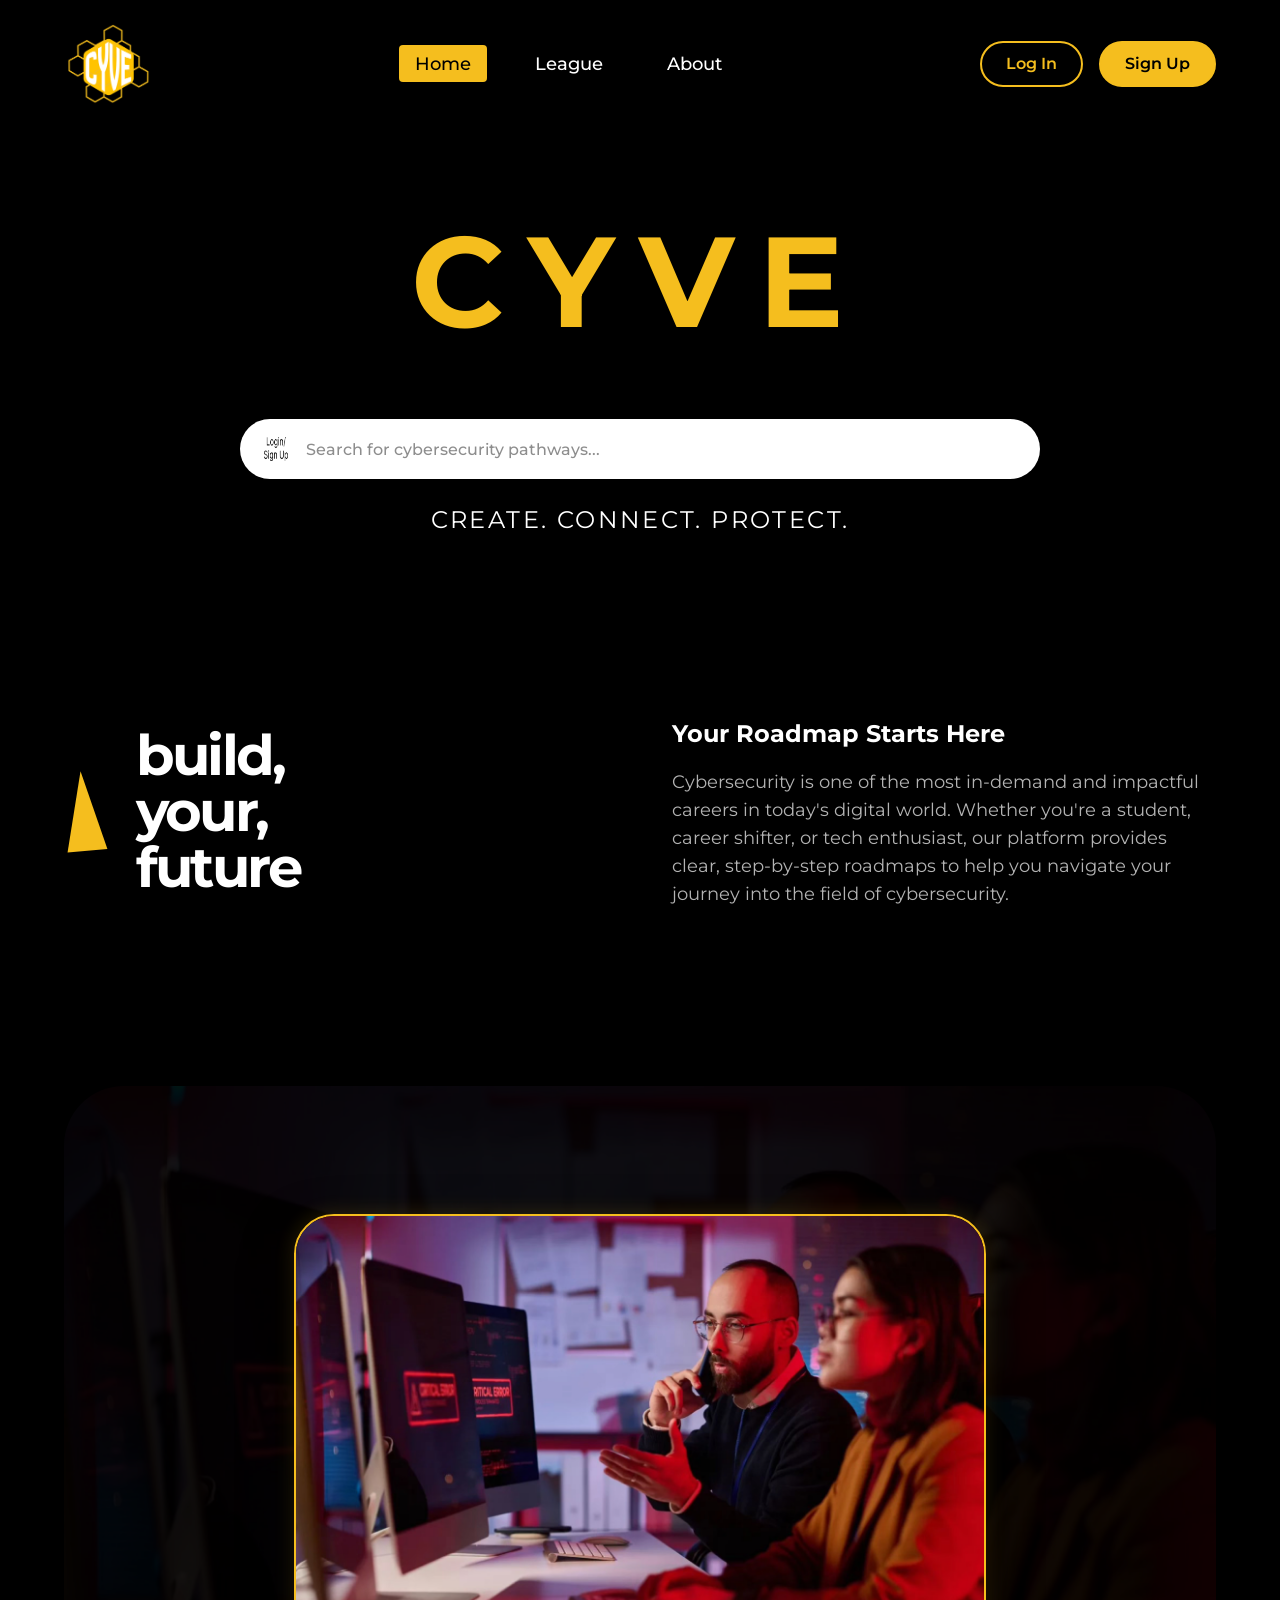
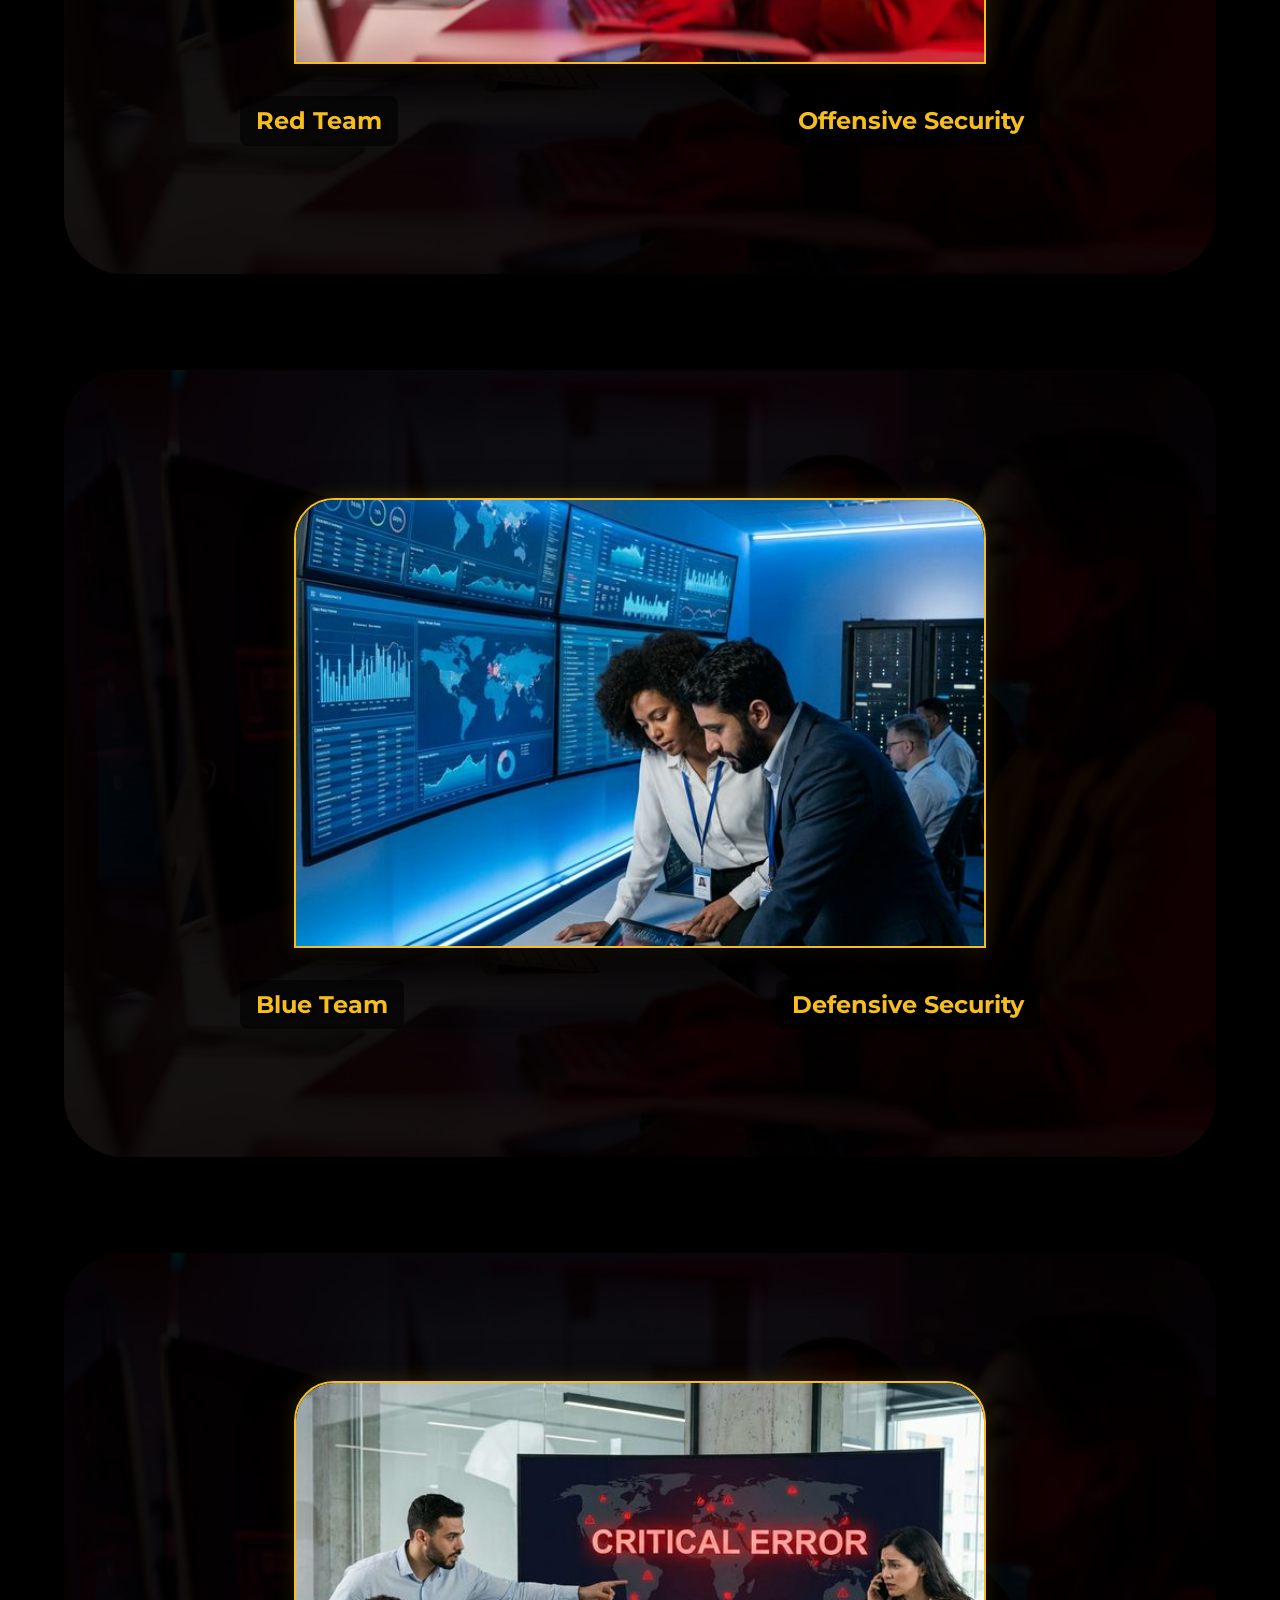
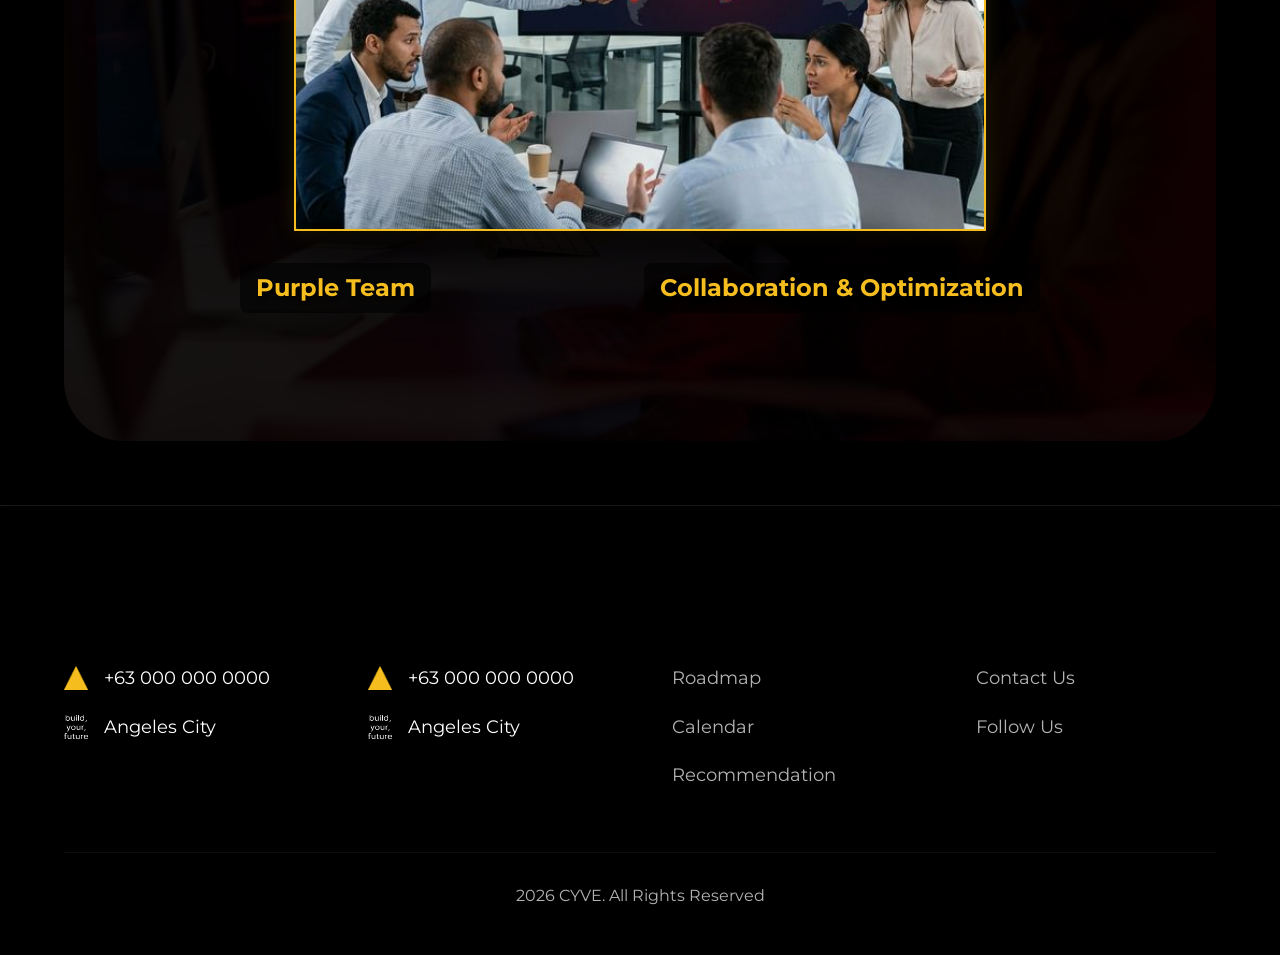
<file: CYVE-WEB-APP-main/index.html>
<!DOCTYPE html>
<html lang="en">

<head>
  <meta charset="UTF-8">
  <meta name="viewport" content="width=device-width, initial-scale=1.0">
  <title>CYVE - Paths for Cybersecurity</title>
  <link rel="preconnect" href="https://fonts.googleapis.com">
  <link rel="preconnect" href="https://fonts.gstatic.com" crossorigin>
  <link
    href="https://fonts.googleapis.com/css2?family=Montserrat:wght@400;700;900&family=Inter:wght@400;700&display=swap"
    rel="stylesheet">
  <link rel="stylesheet" href="styles.css">
</head>

<body>
  <!-- Navigation -->
  <nav class="navigation">
    <div class="nav-left">
      <a href="#" class="logo">
        <img src="design-specs/images/52_31.png" alt="CYVE Logo" class="logo-img">
        <span class="logo-text"></span>
      </a>
    </div>
    <button class="mobile-menu-toggle" id="mobileMenuToggle">
      <span></span>
      <span></span>
      <span></span>
    </button>
    <ul class="nav-links" id="navLinks">
      <li><a href="index.html" class="active">Home</a></li>
      <li><a href="http://localhost:3001/league">League</a></li>
      <li><a href="http://localhost:3001/contact">About</a></li>
    </ul>
    <div class="nav-right">
      <!-- Show these buttons when user is NOT logged in -->
      <div class="auth-buttons" id="authButtons">
        <a href="http://localhost:3001/login" class="btn-login">Log In</a>
        <a href="http://localhost:3001/signup" class="btn-signup">Sign Up</a>
      </div>
      <!-- Show profile icon when user IS logged in (hidden by default) -->
      <a href="http://localhost:3000/profile" class="profile-link" id="profileLink" style="display: none;">
        <img src="design-specs/images/77_107.png" alt="Profile" class="profile-icon">
      </a>
    </div>
  </nav>

  <!-- Hero Section -->
  <section id="home" class="hero">
    <div class="hero-main-title">CYVE</div>
    <div class="search-container">
      <div class="search-bar">
        <img src="design-specs/images/52_40.png" alt="Search" class="search-icon">
        <input type="text" class="search-input" placeholder="Search for cybersecurity pathways..." id="pathwaySearch">
      </div>
      <div id="searchSuggestions" class="search-suggestions"></div>
      <p class="tagline">CREATE. CONNECT. PROTECT.</p>
    </div>
    <!-- Results display container -->
    <div id="careerDetails" class="career-details-section" style="display: none;">
      <div class="career-content-card">
        <button id="closeDetails" class="close-btn">&times;</button>
        <h2 id="careerTitle"></h2>
        <div class="career-info-grid">
          <div class="info-group">
            <h3>Description</h3>
            <p id="careerDesc"></p>
          </div>
          <div class="info-group">
            <h3>Required Skills</h3>
            <ul id="careerSkills"></ul>
          </div>
          <div class="info-group">
            <h3>Suggested Certifications</h3>
            <ul id="careerCerts"></ul>
          </div>
          <div class="info-group">
            <h3>Recommended Learning Path</h3>
            <p id="careerLearning"></p>
          </div>
        </div>
      </div>
    </div>
  </section>

  <!-- Sub-Hero Section -->
  <section class="sub-hero">
    <div class="sub-hero-left">
      <div class="triangle-graphic"></div>
      <div class="build-text">
        <span>build,</span>
        <span>your,</span>
        <span>future</span>
      </div>
    </div>
    <div class="sub-hero-right">
      <h2 class="sub-hero-title">Your Roadmap Starts Here</h2>
      <p class="sub-hero-description">
        Cybersecurity is one of the most in-demand and impactful careers in today's digital world. Whether you're a
        student, career shifter, or tech enthusiast, our platform provides clear, step-by-step roadmaps to help you
        navigate your journey into the field of cybersecurity.
      </p>
    </div>
  </section>

  <!-- Team Sections -->
  <section class="team-sections">
    <!-- Red Team -->
    <div class="team-card red-team">
      <div class="team-bg" style="background-image: url('design-specs/images/62_6.png');"></div>
      <div class="team-content">
        <div class="team-focal-wrapper">
          <img src="design-specs/images/62_7.png" alt="Red Team" class="team-focal-img">
        </div>
        <div class="team-labels">
          <span class="team-label-left">Red Team</span>
          <span class="team-label-right">Offensive Security</span>
        </div>
      </div>
    </div>

    <!-- Blue Team -->
    <div class="team-card blue-team">
      <div class="team-bg" style="background-image: url('design-specs/images/62_6.png');"></div>
      <div class="team-content">
        <div class="team-focal-wrapper">
          <img src="design-specs/images/blue_team.png" alt="Blue Team" class="team-focal-img">
        </div>
        <div class="team-labels">
          <span class="team-label-left">Blue Team</span>
          <span class="team-label-right">Defensive Security</span>
        </div>
      </div>
    </div>

    <!-- Purple Team -->
    <div class="team-card purple-team">
      <div class="team-bg" style="background-image: url('design-specs/images/62_6.png');"></div>
      <div class="team-content">
        <div class="team-focal-wrapper">
          <img src="design-specs/images/purple_team.png" alt="Purple Team" class="team-focal-img">
        </div>
        <div class="team-labels">
          <span class="team-label-left">Purple Team</span>
          <span class="team-label-right">Collaboration & Optimization</span>
        </div>
      </div>
    </div>
  </section>

  <!-- Footer -->
  <footer class="footer">
    <div class="footer-top">
    </div>
    <div class="footer-mid">
      <div class="footer-column contact-info">
        <div class="contact-item">
          <img src="design-specs/images/52_13.png" alt="Phone" class="footer-icon">
          <span>+63 000 000 0000</span>
        </div>
        <div class="contact-item">
          <img src="design-specs/images/52_14.png" alt="Location" class="footer-icon">
          <span>Angeles City</span>
        </div>
      </div>
      <div class="footer-column contact-info">
        <div class="contact-item">
          <img src="design-specs/images/52_13.png" alt="Phone" class="footer-icon">
          <span>+63 000 000 0000</span>
        </div>
        <div class="contact-item">
          <img src="design-specs/images/52_14.png" alt="Location" class="footer-icon">
          <span>Angeles City</span>
        </div>
      </div>
      <div class="footer-column link-group">
        <a href="#roadmap">Roadmap</a>
        <a href="#calendar">Calendar</a>
        <a href="#features">Recommendation</a>
      </div>
      <div class="footer-column link-group">
        <a href="#">Contact Us</a>
        <a href="#">Follow Us</a>
      </div>
    </div>
    <p class="footer-copyright">2026 CYVE. All Rights Reserved</p>
  </footer>

  <script src="script.js"></script>
</body>

</html>
</file>
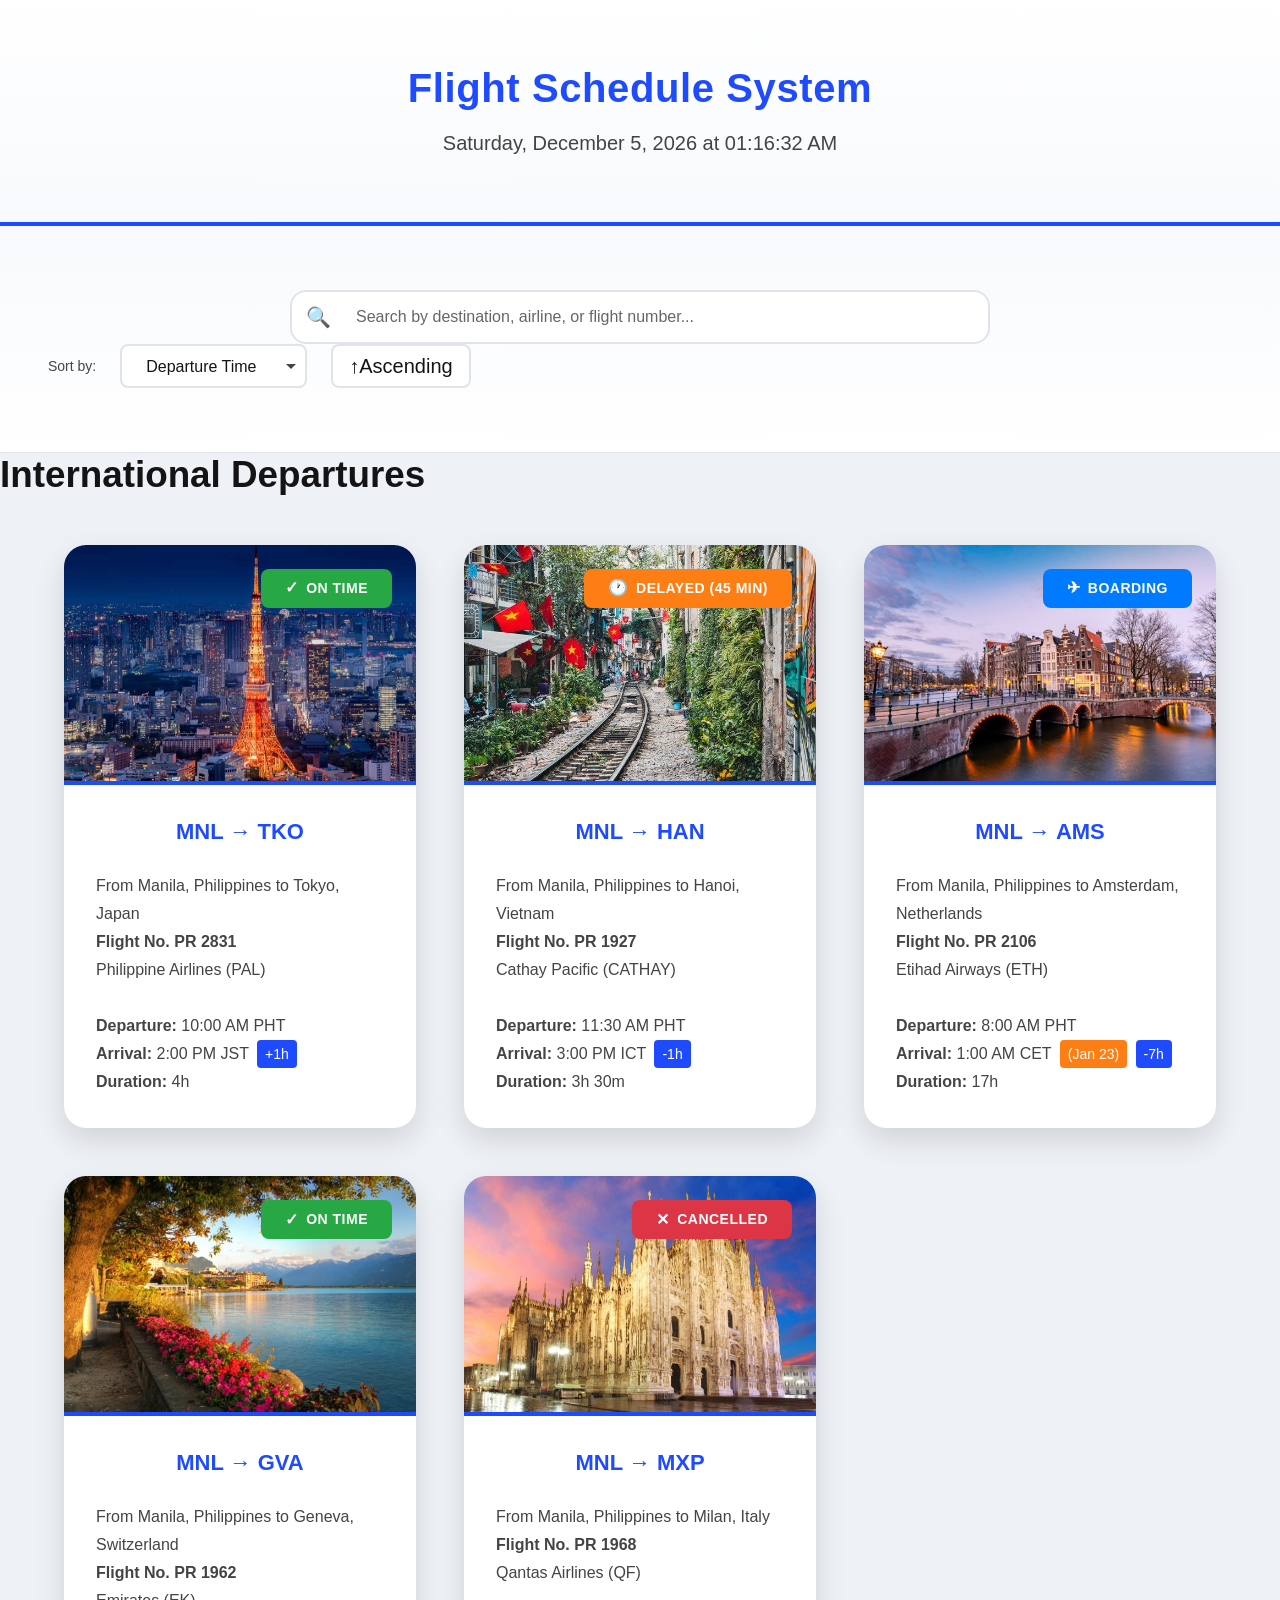
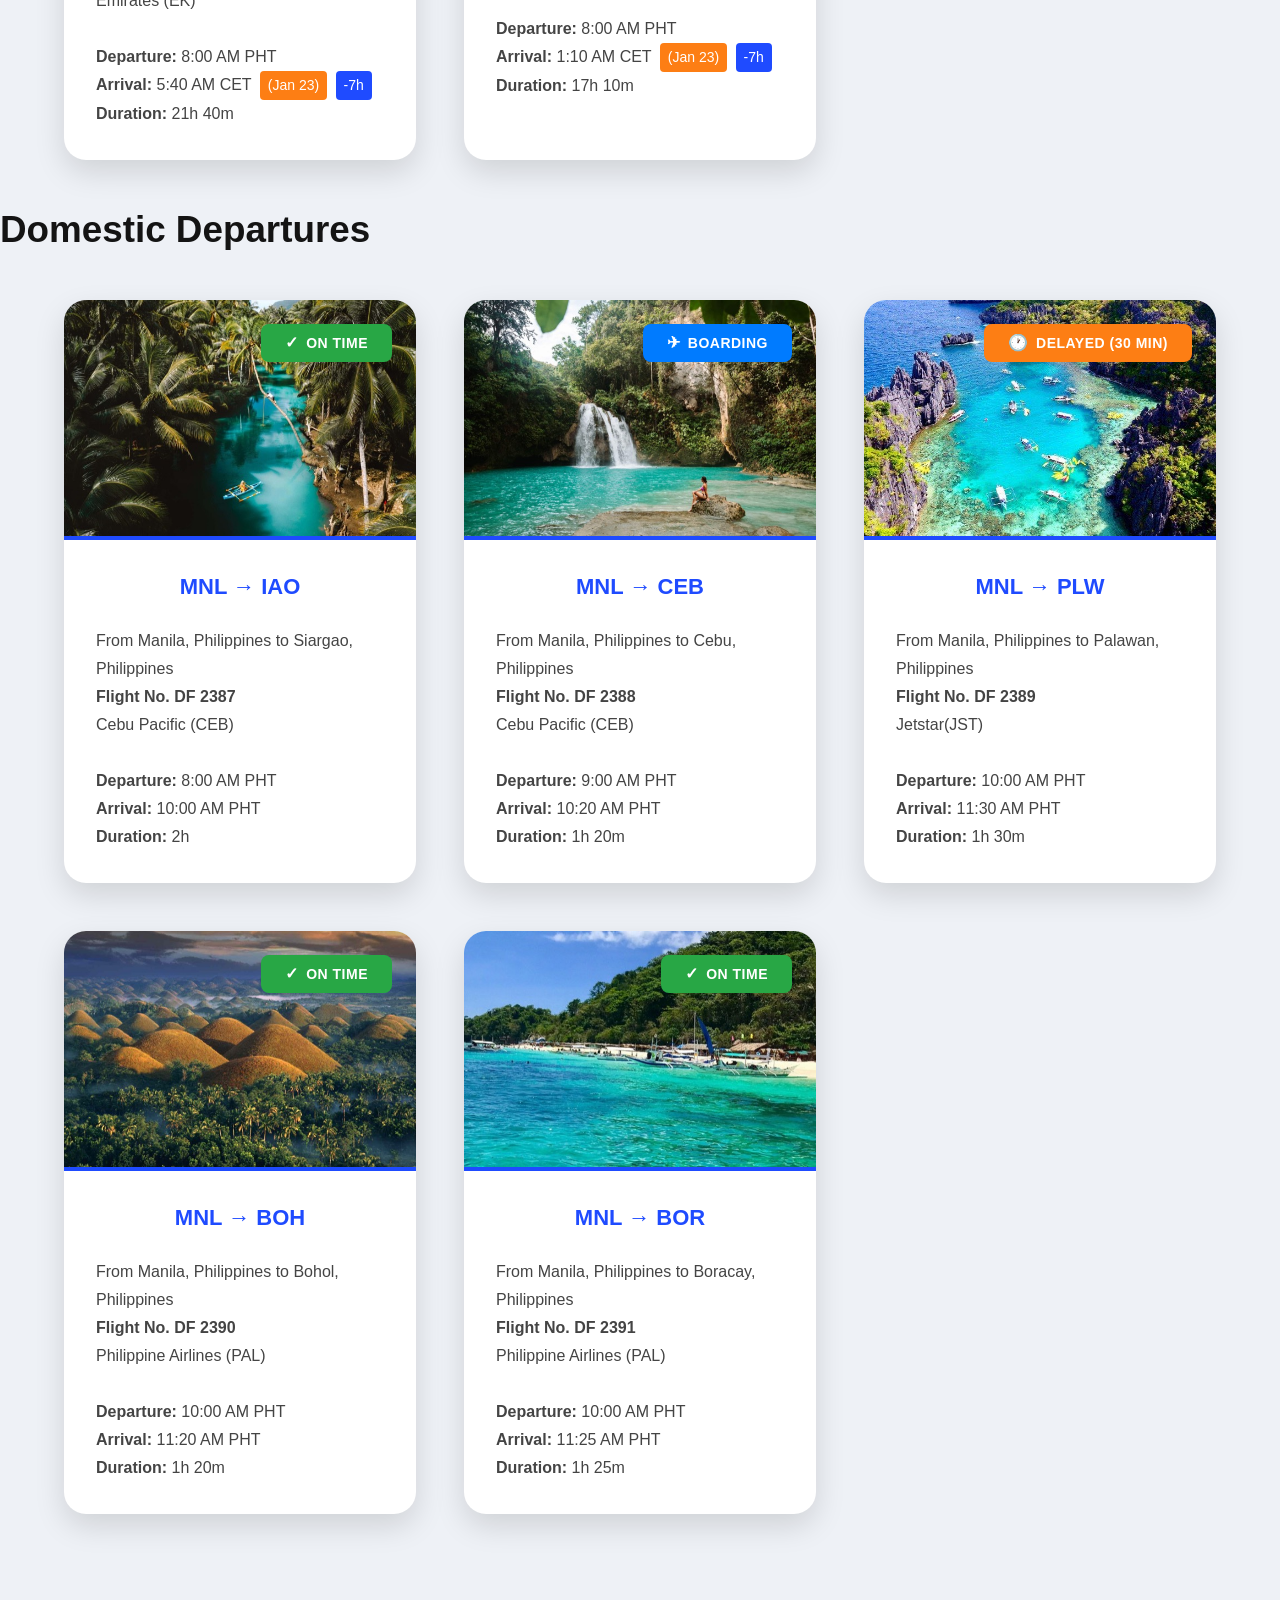
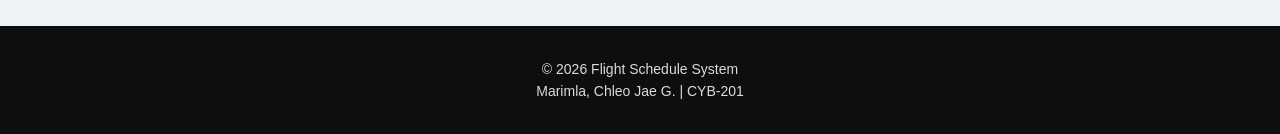
<file: flight-ticket/index.html>
<!DOCTYPE html>
<html lang="en">

<head>
    <meta charset="UTF-8">
    <meta name="viewport" content="width=device-width, initial-scale=1.0">
    <title>Flight Schedule</title>
    <link rel="stylesheet" href="css/base.min.css">
    <link rel="stylesheet" href="css/layout.min.css">
    <link rel="stylesheet" href="css/components.min.css">
    <link rel="stylesheet" href="css/print.min.css" media="print">
</head>

<body>

    <header class="page-header">
        <h1>Flight Schedule System</h1>
        <p id="currentDateTime"></p>
    </header>

    <script>
        function updateDateTime() {
            const now = new Date();
            const options = {
                weekday: 'long', year: 'numeric', month: 'long',
                day: 'numeric', hour: '2-digit', minute: '2-digit', second: '2-digit',
                hour12: true
            };
            const manilaTime = now.toLocaleString('en-PH', { ...options, timeZone: 'Asia/Manila' });
            document.getElementById('currentDateTime').textContent = manilaTime;
        }
        updateDateTime();
        setInterval(updateDateTime, 1000);
    </script>

    <!-- Search and Filter Section -->
    <section class="search-section" aria-label="Search flights">
        <div class="search-container">
            <span class="search-icon" aria-hidden="true">🔍</span>
            <input type="search" id="flight-search" class="search-input"
                placeholder="Search by destination, airline, or flight number..."
                aria-label="Search flights by destination, airline, or flight number" role="searchbox"
                autocomplete="off" aria-describedby="search-results-status">
            <button class="search-clear" id="search-clear-btn" aria-label="Clear search" type="button">✕</button>
        </div>

        <div id="search-results-status" class="sr-only" role="status" aria-live="polite" aria-atomic="true"></div>

        <div class="sort-controls">
            <label for="sort-by" class="sort-label">Sort by:</label>
            <select id="sort-by" class="sort-select" aria-label="Sort flights by"
                aria-controls="international-flights domestic-flights">
                <option value="departure" selected>Departure Time</option>
                <option value="arrival">Arrival Time</option>
                <option value="duration">Duration</option>
                <option value="destination">Destination</option>
            </select>

            <button id="sort-order-toggle" class="sort-order-btn"
                aria-label="Toggle sort order between ascending and descending" aria-pressed="false"
                title="Sort order: Ascending">
                <span class="sort-icon" aria-hidden="true">↑</span>
                <span class="sort-order-text">Ascending</span>
            </button>
        </div>
    </section>

    <main role="main">
        <section aria-labelledby="international-heading">
            <h1 id="international-heading">International Departures</h1>
            <div class="card-grid" id="international-flights" role="list" aria-live="polite" aria-atomic="false">
                <!-- Populated by JavaScript -->
            </div>
        </section>

        <section aria-labelledby="domestic-heading">
            <h1 id="domestic-heading">Domestic Departures</h1>
            <div class="card-grid" id="domestic-flights" role="list" aria-live="polite" aria-atomic="false">
                <!-- Populated by JavaScript -->
            </div>
        </section>
    </main>

    <script>
        window.flightData = {
            international: [
                {
                    "id": "INT001",
                    "img": "img/tokyo.jpg",
                    "from": "MNL",
                    "to": "TKO",
                    "fromCity": "Manila, Philippines",
                    "toCity": "Tokyo, Japan",
                    "flightNo": "PR 2831",
                    "airline": "Philippine Airlines (PAL)",
                    "originTZ": "Asia/Manila",
                    "destTZ": "Asia/Tokyo",
                    "departure": "2026-01-22 10:00:00",
                    "duration": 240,
                    "status": "on-time",
                    "delayMinutes": null
                },
                {
                    "id": "INT002",
                    "img": "img/hanoi.jpg",
                    "from": "MNL",
                    "to": "HAN",
                    "fromCity": "Manila, Philippines",
                    "toCity": "Hanoi, Vietnam",
                    "flightNo": "PR 1927",
                    "airline": "Cathay Pacific (CATHAY)",
                    "originTZ": "Asia/Manila",
                    "destTZ": "Asia/Bangkok",
                    "departure": "2026-01-22 11:30:00",
                    "duration": 210,
                    "status": "delayed",
                    "delayMinutes": 45
                },
                {
                    "id": "INT003",
                    "img": "img/amsterdam.jpg",
                    "from": "MNL",
                    "to": "AMS",
                    "fromCity": "Manila, Philippines",
                    "toCity": "Amsterdam, Netherlands",
                    "flightNo": "PR 2106",
                    "airline": "Etihad Airways (ETH)",
                    "originTZ": "Asia/Manila",
                    "destTZ": "Europe/Amsterdam",
                    "departure": "2026-01-22 08:00:00",
                    "duration": 1020,
                    "status": "boarding",
                    "delayMinutes": null
                },
                {
                    "id": "INT004",
                    "img": "img/geneva.jpg",
                    "from": "MNL",
                    "to": "GVA",
                    "fromCity": "Manila, Philippines",
                    "toCity": "Geneva, Switzerland",
                    "flightNo": "PR 1962",
                    "airline": "Emirates (EK)",
                    "originTZ": "Asia/Manila",
                    "destTZ": "Europe/Zurich",
                    "departure": "2026-01-22 08:00:00",
                    "duration": 1300,
                    "status": "on-time",
                    "delayMinutes": null
                },
                {
                    "id": "INT005",
                    "img": "img/milan.jpg",
                    "from": "MNL",
                    "to": "MXP",
                    "fromCity": "Manila, Philippines",
                    "toCity": "Milan, Italy",
                    "flightNo": "PR 1968",
                    "airline": "Qantas Airlines (QF)",
                    "originTZ": "Asia/Manila",
                    "destTZ": "Europe/Rome",
                    "departure": "2026-01-22 08:00:00",
                    "duration": 1030,
                    "status": "cancelled",
                    "delayMinutes": null
                }
            ],
            domestic: [
                {
                    "id": "DOM001",
                    "img": "img/siargao.jpg",
                    "from": "MNL",
                    "to": "IAO",
                    "fromCity": "Manila, Philippines",
                    "toCity": "Siargao, Philippines",
                    "flightNo": "DF 2387",
                    "airline": "Cebu Pacific (CEB)",
                    "originTZ": "Asia/Manila",
                    "destTZ": "Asia/Manila",
                    "departure": "2026-01-22 08:00:00",
                    "duration": 120,
                    "status": "on-time",
                    "delayMinutes": null
                },
                {
                    "id": "DOM002",
                    "img": "img/cebu.jpg",
                    "from": "MNL",
                    "to": "CEB",
                    "fromCity": "Manila, Philippines",
                    "toCity": "Cebu, Philippines",
                    "flightNo": "DF 2388",
                    "airline": "Cebu Pacific (CEB)",
                    "originTZ": "Asia/Manila",
                    "destTZ": "Asia/Manila",
                    "departure": "2026-01-22 09:00:00",
                    "duration": 80,
                    "status": "boarding",
                    "delayMinutes": null
                },
                {
                    "id": "DOM003",
                    "img": "img/palawan.jpg",
                    "from": "MNL",
                    "to": "PLW",
                    "fromCity": "Manila, Philippines",
                    "toCity": "Palawan, Philippines",
                    "flightNo": "DF 2389",
                    "airline": "Jetstar(JST)",
                    "originTZ": "Asia/Manila",
                    "destTZ": "Asia/Manila",
                    "departure": "2026-01-22 10:00:00",
                    "duration": 90,
                    "status": "delayed",
                    "delayMinutes": 30
                },
                {
                    "id": "DOM004",
                    "img": "img/bohol.jpg",
                    "from": "MNL",
                    "to": "BOH",
                    "fromCity": "Manila, Philippines",
                    "toCity": "Bohol, Philippines",
                    "flightNo": "DF 2390",
                    "airline": "Philippine Airlines (PAL)",
                    "originTZ": "Asia/Manila",
                    "destTZ": "Asia/Manila",
                    "departure": "2026-01-22 10:00:00",
                    "duration": 80,
                    "status": "on-time",
                    "delayMinutes": null
                },
                {
                    "id": "DOM005",
                    "img": "img/boracay.jpg",
                    "from": "MNL",
                    "to": "BOR",
                    "fromCity": "Manila, Philippines",
                    "toCity": "Boracay, Philippines",
                    "flightNo": "DF 2391",
                    "airline": "Philippine Airlines (PAL)",
                    "originTZ": "Asia/Manila",
                    "destTZ": "Asia/Manila",
                    "departure": "2026-01-22 10:00:00",
                    "duration": 85,
                    "status": "on-time",
                    "delayMinutes": null
                }
            ]
        };
    </script>

    <script src="js/utils.min.js"></script>
    <script src="js/ui-components.min.js"></script>
    <script src="js/flight-manager.min.js"></script>

    <script>
        function logError(error, context = '') {
            console.error('[Flight Schedule Error]', { context, message: error.message || error });
        }

        function validateFlightData(data) {
            if (!data || !data.international || !data.domestic) throw new Error('Invalid flight data');
            return true;
        }

        function initializeApp() {
            try {
                validateFlightData(window.flightData);
                const flightManager = new FlightManager(window.flightData.international, window.flightData.domestic);
                flightManager.updateDisplay('international-flights', 'domestic-flights');
                return flightManager;
            } catch (error) {
                logError(error, 'App Initialization');
                return null;
            }
        }

        const flightManager = initializeApp();
        if (typeof initializeLazyLoading === 'function') initializeLazyLoading();

        if (flightManager) {
            setupEventHandlers(flightManager);
        }

        function debounce(func, wait) {
            let timeout;
            return function (...args) {
                clearTimeout(timeout);
                timeout = setTimeout(() => func.apply(this, args), wait);
            };
        }

        function setupEventHandlers(flightManager) {
            const searchInput = document.getElementById('flight-search');
            const searchClearBtn = document.getElementById('search-clear-btn');
            const sortBySelect = document.getElementById('sort-by');
            const sortOrderBtn = document.getElementById('sort-order-toggle');

            const performSearch = debounce((searchTerm) => {
                flightManager.filterFlights(searchTerm, 'both');
                flightManager.updateDisplay('international-flights', 'domestic-flights');
                if (searchTerm.trim()) searchClearBtn.classList.add('visible');
                else searchClearBtn.classList.remove('visible');
            }, 300);

            searchInput.addEventListener('input', (e) => performSearch(e.target.value));
            searchClearBtn.addEventListener('click', () => {
                searchInput.value = '';
                performSearch('');
            });

            sortBySelect.addEventListener('change', (e) => {
                flightManager.sortFlights(e.target.value, document.getElementById('sort-order-toggle').getAttribute('aria-pressed') === 'true' ? 'desc' : 'asc');
                flightManager.updateDisplay('international-flights', 'domestic-flights');
            });

            sortOrderBtn.addEventListener('click', () => {
                const isDesc = sortOrderBtn.getAttribute('aria-pressed') === 'true';
                const newOrder = isDesc ? 'asc' : 'desc';
                sortOrderBtn.setAttribute('aria-pressed', !isDesc);
                sortOrderBtn.querySelector('.sort-icon').textContent = newOrder === 'desc' ? '↓' : '↑';
                sortOrderBtn.querySelector('.sort-order-text').textContent = newOrder === 'desc' ? 'Descending' : 'Ascending';
                flightManager.sortFlights(sortBySelect.value, newOrder);
                flightManager.updateDisplay('international-flights', 'domestic-flights');
            });
        }
    </script>

    <footer class="footer">
        <p>
            © 2026 Flight Schedule System<br>
            Marimla, Chleo Jae G. | CYB-201
        </p>
    </footer>

</body>

</html>
</file>
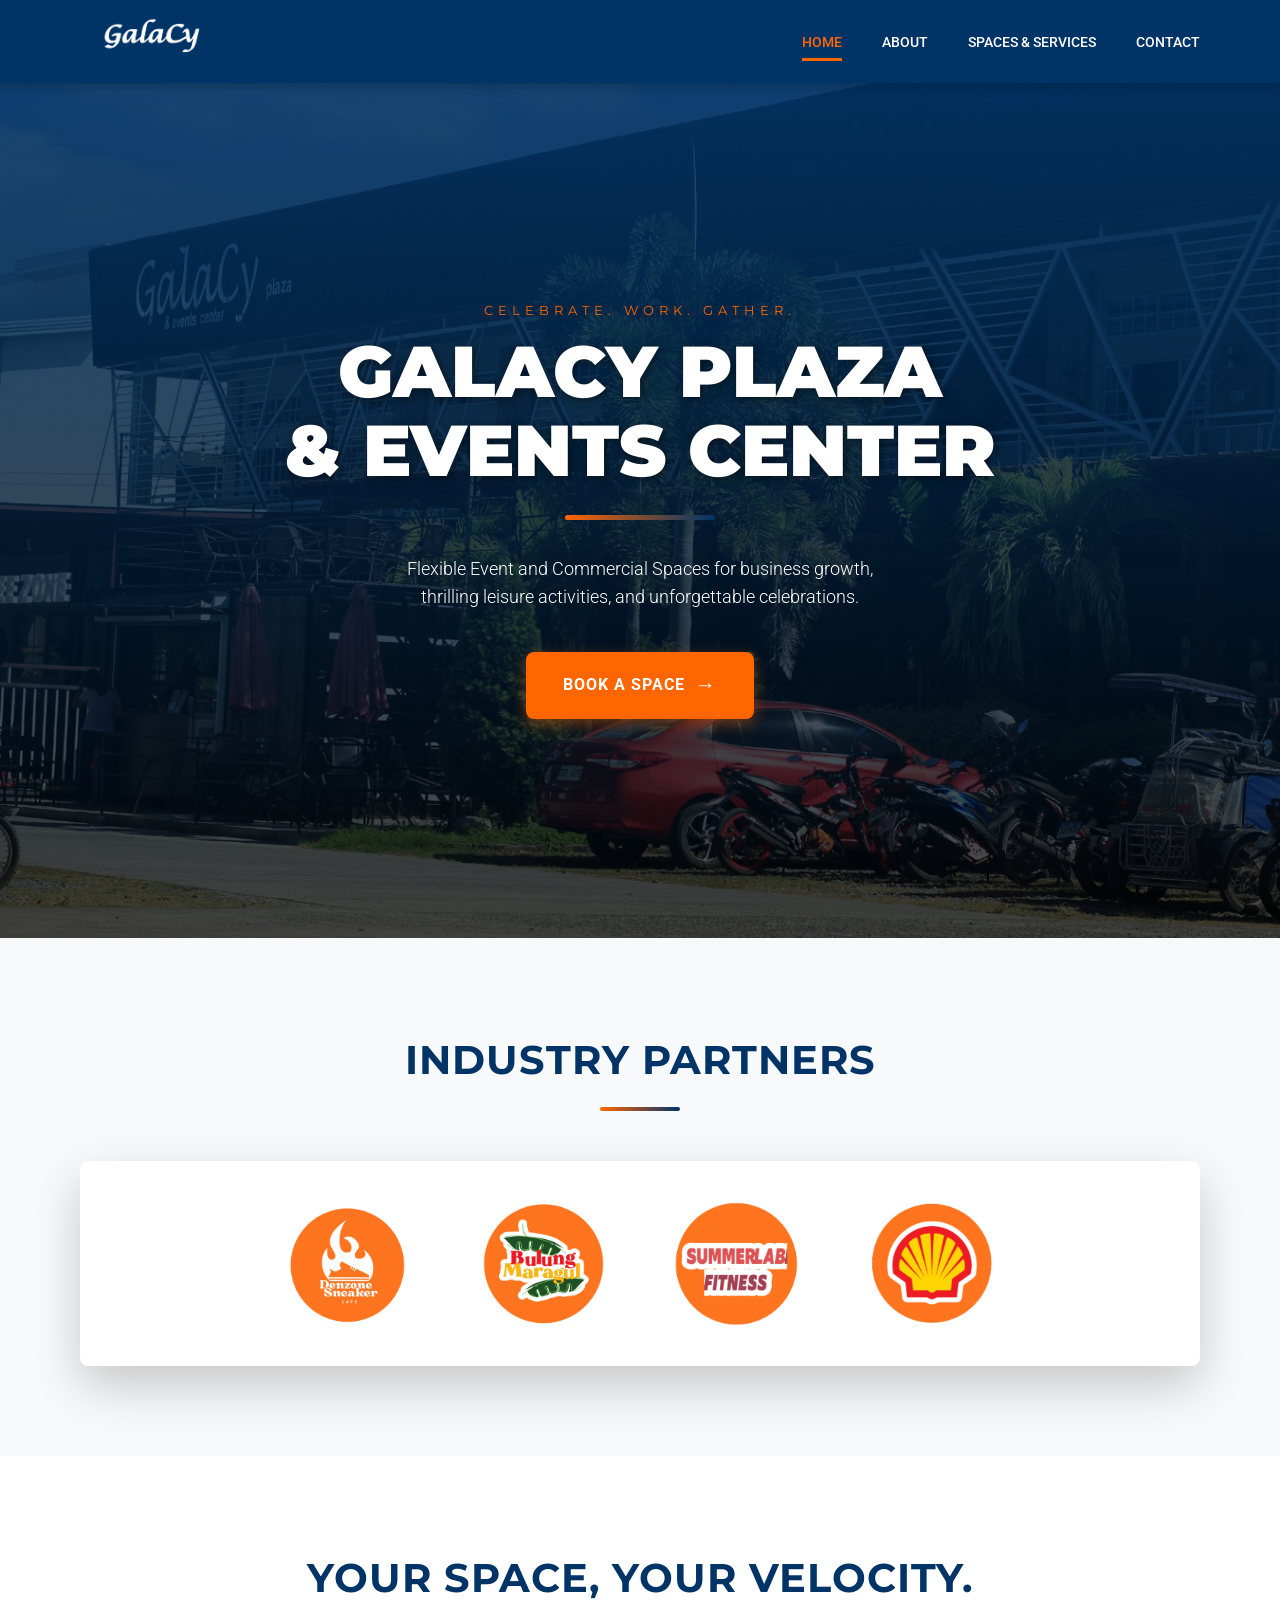
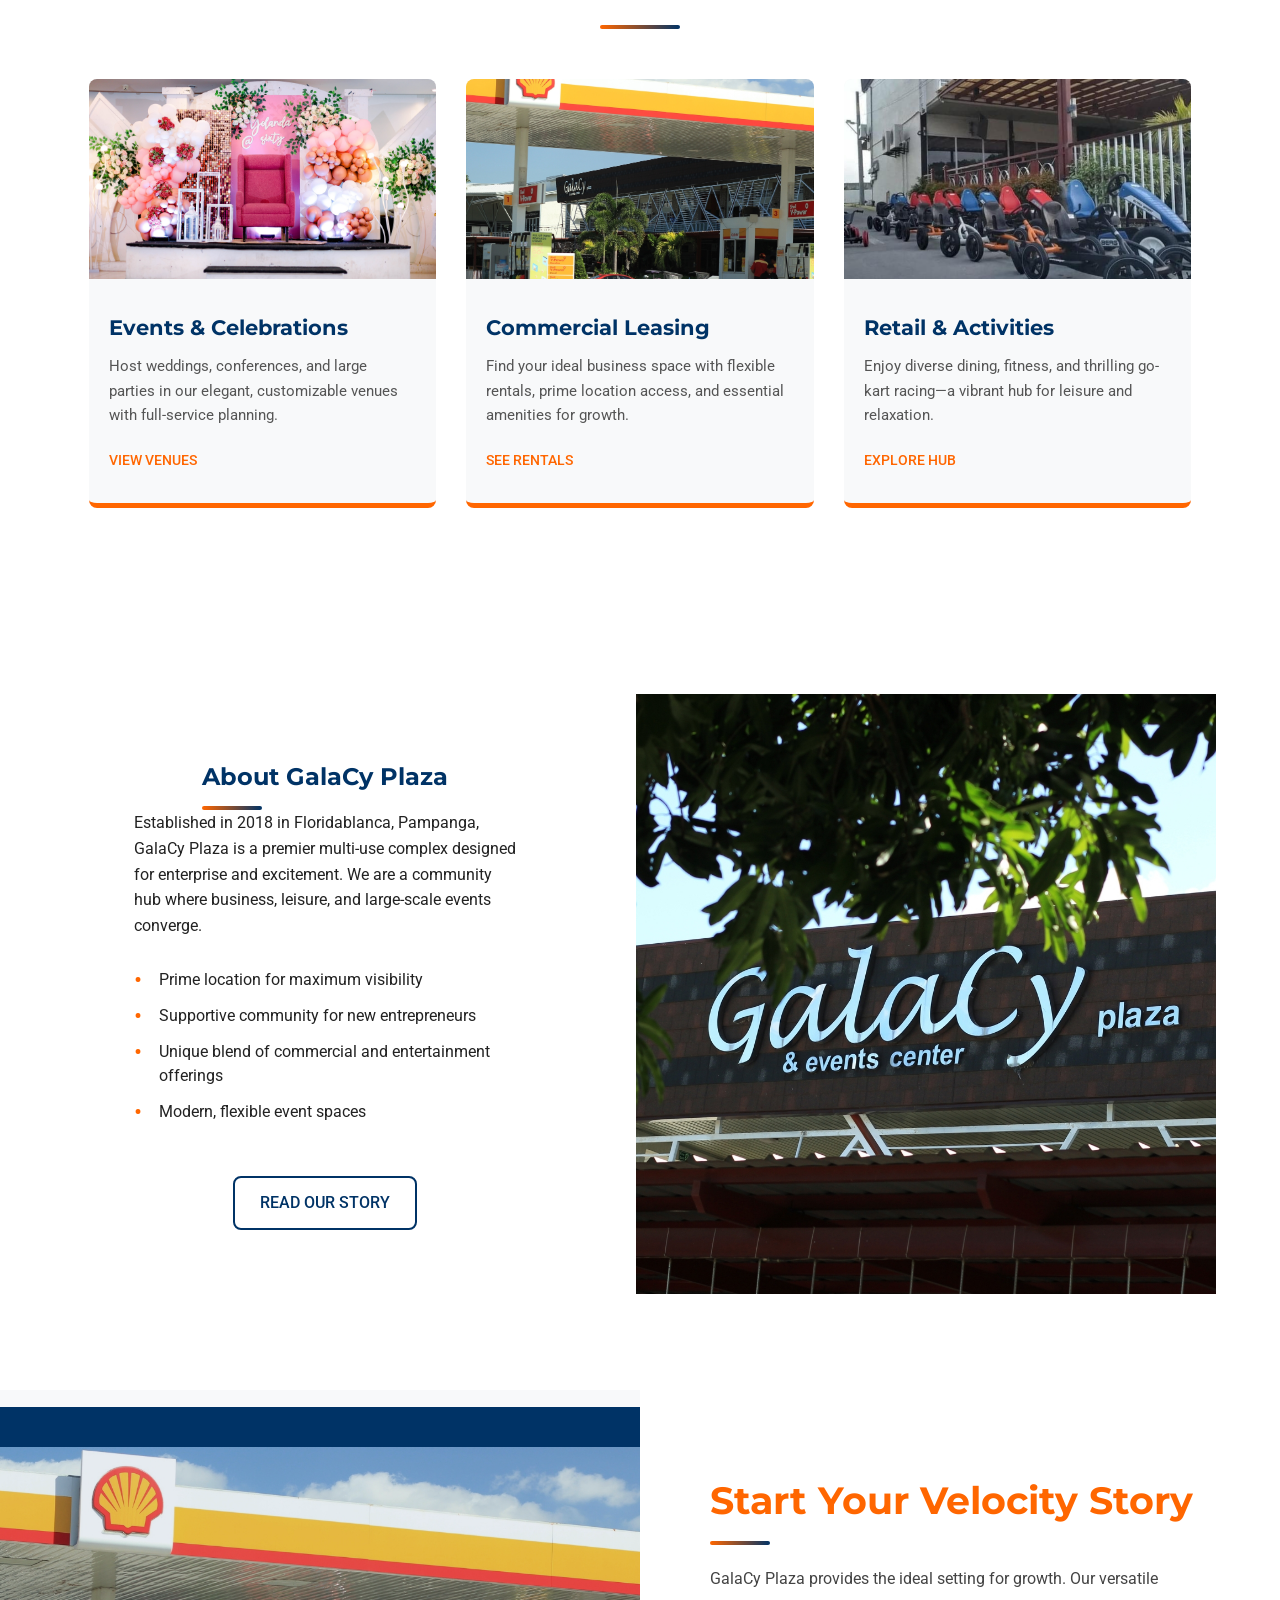
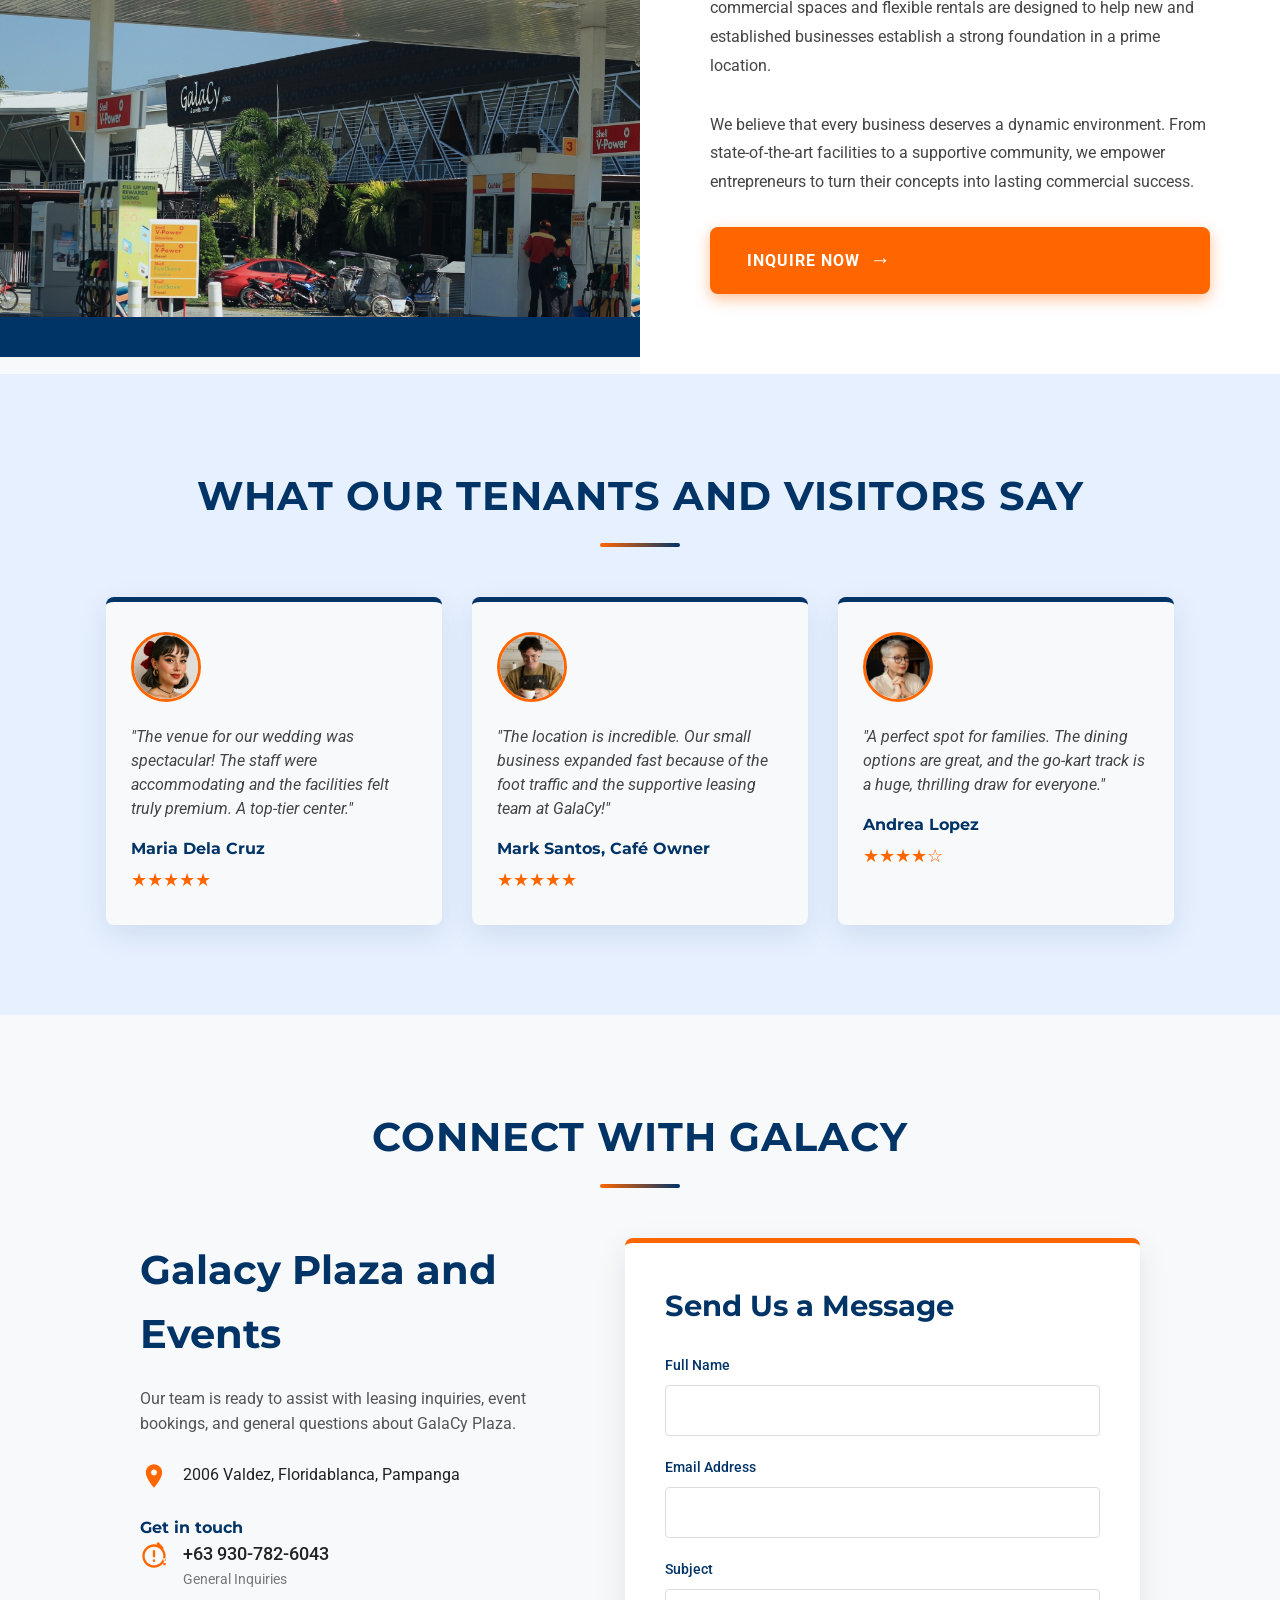
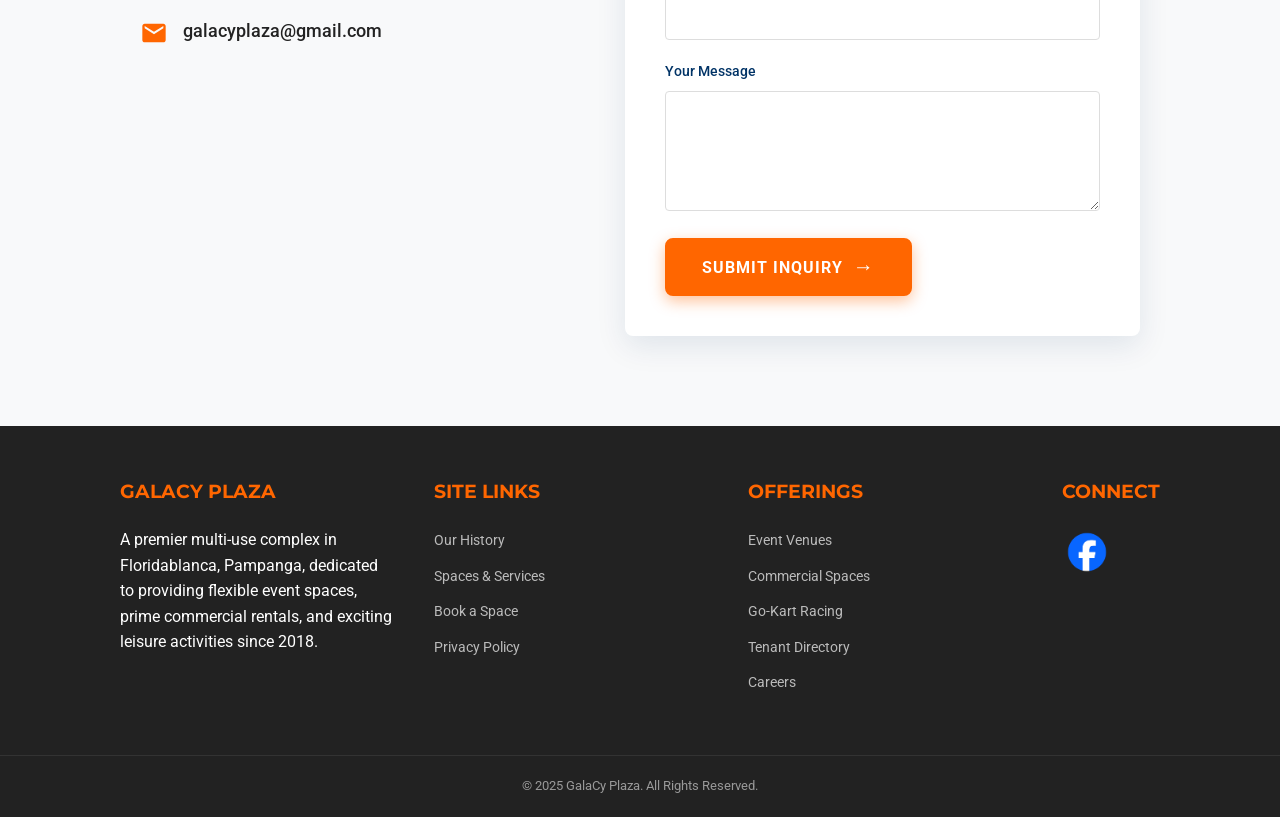
<file: IWEB---Final-Project-main/index.html>
<!DOCTYPE html>
<html lang="en">
<head>
    <meta charset="UTF-8" />
    <meta name="viewport" content="width=device-width, initial-scale=1.0" />
    <title>GalaCy Plaza & Events Center</title>
    <link href="https://fonts.googleapis.com/css2?family=Montserrat:wght@400;700;900&family=Roboto:wght@300;400;500;700&display=swap" rel="stylesheet">
    <link rel="stylesheet" href="style.css" />
</head>
<body>
    <header>
        <div class="logo">
            <a href="index.html">
                <img src="galacylogo.png" alt="GalaCy Plaza Logo" />
            </a>
        </div>

        <nav id="main-nav">
            <ul>
                <li><a href="#home" class="nav-link active" aria-current="page">Home</a></li>
                <li><a href="about.html" class="nav-link">About</a></li>
                <li><a href="services.html" class="nav-link">Spaces & Services</a></li>
                <li><a href="contact.html" class="nav-link">Contact</a></li>
            </ul>
        </nav>

        <button class="menu-toggle" id="menu-toggle" aria-controls="main-nav" aria-expanded="false" aria-label="Toggle navigation">
            <span class="bar"></span>
            <span class="bar"></span>
            <span class="bar"></span>
        </button>
    </header>

    <section id="home" class="hero">
        <div class="hero-content">
            <h4 class="tagline">CELEBRATE. WORK. GATHER.</h4>
            <h1>GALACY PLAZA <br> & EVENTS CENTER</h1>
            <div class="underline"></div>
            <p>
                Flexible Event and Commercial Spaces for business growth, <br>
                thrilling leisure activities, and unforgettable celebrations.
            </p>
            <a href="services.html" class="primary-btn">
                Book a Space <span class="btn-icon" aria-hidden="true">→</span>
            </a>
        </div>
    </section>

    <section class="partners section-padding">
        <h2 class="section-title">Industry Partners</h2>
        <div class="partners-logos">
            <img src="p1.png" alt="Partner 1 logo" />
            <img src="p2.png" alt="Partner 2 logo" />
            <img src="p3.png" alt="Partner 3 logo" />
            <img src="p4.png" alt="Partner 4 logo" />
        </div>
    </section>

    <section id="experience" class="experience section-padding">
        <h2 class="section-title">Your Space, Your Velocity.</h2>
        <div class="cards">
            <div class="card experience-event">
                <img src="event.jpg" alt="Elegant event hall setup" />
                <div class="card-content">
                    <h3>Events & Celebrations</h3>
                    <p>
                        Host weddings, conferences, and large parties in our elegant, customizable venues with full-service planning.
                    </p>
                    <a href="services.html#event-spaces" class="card-link">View Venues</a>
                </div>
            </div>
            <div class="card experience-commercial">
                <img src="comm.jpg" alt="Modern office interior" />
                <div class="card-content">
                    <h3>Commercial Leasing</h3>
                    <p>
                        Find your ideal business space with flexible rentals, prime location access, and essential amenities for growth.
                    </p>
                    <a href="services.html" class="card-link">See Rentals</a>
                </div>
            </div>
            <div class="card experience-activity">
                <img src="fun.jpg" alt="Go-kart racing on a track" />
                <div class="card-content">
                    <h3>Retail & Activities</h3>
                    <p>
                        Enjoy diverse dining, fitness, and thrilling go-kart racing—a vibrant hub for leisure and relaxation.
                    </p>
                    <a href="services.html" class="card-link">Explore Hub</a>
                </div>
            </div>
        </div>
    </section>

    <section class="about section-split" id="about">
        <div class="about-left split-content">
            <h2>About GalaCy Plaza</h2>
            <p>
                Established in 2018 in Floridablanca, Pampanga, GalaCy Plaza is a premier multi-use complex designed for enterprise and excitement. We are a community hub where business, leisure, and large-scale events converge.
            </p>
            <ul class="features-list">
                <li>Prime location for maximum visibility</li>
                <li>Supportive community for new entrepreneurs</li>
                <li>Unique blend of commercial and entertainment offerings</li>
                <li>Modern, flexible event spaces</li>
            </ul>

            <a href="about.html" class="secondary-btn read-more">
                Read Our Story
            </a>
        </div>
        <div class="about-right split-image-container">
            <img src="abt.jpg" alt="Exterior view of GalaCy Plaza complex">
        </div>
    </section>

    <section class="success section-split" id="success">
        <div class="success-left split-image-container">
            <img src="comm.jpg" alt="Interior of a GalaCy commercial space" />
        </div>

        <div class="success-right split-content">
            <h2>
                Start Your Velocity Story
            </h2>
            <p>
                GalaCy Plaza provides the ideal setting for growth. Our versatile commercial spaces and flexible rentals are designed to help new and established businesses establish a strong foundation in a prime location.
            </p>
            <p>
                We believe that every business deserves a dynamic environment. From state-of-the-art facilities to a supportive community, we empower entrepreneurs to turn their concepts into lasting commercial success.
            </p>

            <a href="contact.html" class="primary-btn">
                Inquire Now <span class="btn-icon">→</span>
            </a>
        </div>
    </section>

    <section class="testimonials section-padding">
        <h2 class="section-title">What Our Tenants and Visitors Say</h2>
        <div class="testimonial-container">
            <div class="testimonial">
                <img src="maria.png" alt="Customer Maria Dela Cruz" />
                <p>"The venue for our wedding was spectacular! The staff were accommodating and the facilities felt truly premium. A top-tier center."</p>
                <h4>Maria Dela Cruz</h4>
                <div class="stars">★★★★★</div>
            </div>

            <div class="testimonial">
                <img src="mark.png" alt="Tenant Mark Santos" />
                <p>"The location is incredible. Our small business expanded fast because of the foot traffic and the supportive leasing team at GalaCy!"</p>
                <h4>Mark Santos, Café Owner</h4>
                <div class="stars">★★★★★</div>
            </div>

            <div class="testimonial">
                <img src="visitor.png" alt="Visitor Andrea Lopez" />
                <p>"A perfect spot for families. The dining options are great, and the go-kart track is a huge, thrilling draw for everyone."</p>
                <h4>Andrea Lopez</h4>
                <div class="stars">★★★★☆</div>
            </div>
        </div>
    </section>
    
    <section id="contact" class="contact-page-section">
        <h2 class="section-title">Connect with GalaCy</h2>
        <div class="contact-layout">
            
            <div class="contact-info-block">
                <h2>Galacy Plaza and Events</h2>
                <p>
                    Our team is ready to assist with leasing inquiries, event bookings, and general questions about GalaCy Plaza.
                </p>
                
                <div style="margin-bottom: 25px;">
                    <div style="display: flex; align-items: flex-start; margin-bottom: 5px;">
                        <svg viewBox="0 0 24 24" fill="currentColor" xmlns="http://www.w3.org/2000/svg" style="width: 28px; height: 28px; color: var(--color-orange); margin-right: 15px; flex-shrink: 0;"><path d="M12 2C8.13 2 5 5.13 5 9c0 5.25 7 13 7 13s7-7.75 7-13c0-3.87-3.13-7-7-7zm0 9.5c-1.38 0-2.5-1.12-2.5-2.5S10.62 6.5 12 6.5s2.5 1.12 2.5 2.5-1.12 2.5-2.5 2.5z"/></svg>
                        <span>
                            2006 Valdez, Floridablanca, Pampanga
                        </span>
                    </div>
                </div>

                <h4>Get in touch</h4>
                <ul>
                    <li>
                        <svg viewBox="0 0 24 24" fill="currentColor" xmlns="http://www.w3.org/2000/svg"><path d="M20 4.41L15.59 0 14 1.59 18.41 6H20V4.41zM20 18h2v2h-2v-2zm0-4h2v2h-2v-2zm-8-12C6.48 2 2 6.48 2 12s4.48 10 10 10 10-4.48 10-10C22 6.48 17.52 2 12 2zm0 18c-4.41 0-8-3.59-8-8s3.59-8 8-8 8 3.59 8 8-3.59 8-8 8zM11 7h2v6h-2V7zm0 8h2v2h-2v-2z"/></svg>
                        <div>
                            <a href="tel:+639307826043">+63 930-782-6043</a>
                            <span style="display: block; font-size: 0.9rem; color: #777;">General Inquiries</span>
                        </div>
                    </li>
                    <li>
                        <svg viewBox="0 0 24 24" fill="currentColor" xmlns="http://www.w3.org/2000/svg"><path d="M20 4H4c-1.1 0-1.99.9-1.99 2L2 18c0 1.1.9 2 2 2h16c1.1 0 2-.9 2-2V6c0-1.1-.9-2-2-2zm0 4l-8 5-8-5V6l8 5 8-5v2z"/></svg>
                        <a href="mailto:galacyplaza@gmail.com">galacyplaza@gmail.com</a>
                    </li>
                </ul>
            </div>
            
            <form class="contact-form" id="contact-form" action="#" method="POST">
                <h4>Send Us a Message</h4>
                <div class="form-group">
                    <label for="name">Full Name</label>
                    <input type="text" id="name" name="name" class="input-field" required>
                </div>
                <div class="form-group">
                    <label for="email">Email Address</label>
                    <input type="email" id="email" name="email" class="input-field" required>
                </div>
                <div class="form-group">
                    <label for="subject">Subject</label>
                    <input type="text" id="subject" name="subject" class="input-field" required>
                </div>
                <div class="form-group">
                    <label for="message">Your Message</label>
                    <textarea id="message" name="message" class="textarea-field" required></textarea>
                </div>
                <button type="submit" class="primary-btn">
                    Submit Inquiry <span class="btn-icon" aria-hidden="true">→</span>
                </button>
            </form>
        </div>
    </section>
    <footer>
        <div class="footer-top">
            <div class="footer-col footer-about">
                <h4>GalaCy Plaza</h4>
                <p>
                    A premier multi-use complex in Floridablanca, Pampanga, dedicated to providing flexible event spaces, prime commercial rentals, and exciting leisure activities since 2018.
                </p>
            </div>

            <div class="footer-col footer-links">
                <h4>Site Links</h4>
                <ul>
                    <li><a href="about.html">Our History</a></li>
                    <li><a href="services.html">Spaces & Services</a></li>
                    <li><a href="contact.html">Book a Space</a></li>
                    <li><a href="#">Privacy Policy</a></li>
                </ul>
            </div>

            <div class="footer-col footer-offerings">
                <h4>Offerings</h4>
                <ul>
                    <li><a href="#experience">Event Venues</a></li>
                    <li><a href="#experience">Commercial Spaces</a></li>
                    <li><a href="#experience">Go-Kart Racing</a></li>
                    <li><a href="#">Tenant Directory</a></li>
                    <li><a href="#">Careers</a></li>
                </ul>
            </div>

            <div class="footer-social">
                <h4>Connect</h4>
                <div class="social-icons">
                    <a href="https://www.facebook.com/galacyplaza" aria-label="Facebook Page"><img src="fb.png" alt="Facebook icon"></a>
                </div>
            </div>
        </div>

        <div class="footer-bottom">
            <p>© 2025 GalaCy Plaza. All Rights Reserved.</p>
        </div>
    </footer>
  <script>
    document.getElementById('menu-toggle').onclick = function() {
        const nav = document.getElementById('main-nav');
        nav.classList.toggle('show'); 
        let expanded = this.getAttribute('aria-expanded') === 'true' || false;
        this.setAttribute('aria-expanded', !expanded);
    };

    document.querySelectorAll('.nav-link').forEach(link => {
        link.addEventListener('click', () => {
            const nav = document.getElementById('main-nav');
            if (nav.classList.contains('show')) { 
                nav.classList.remove('show'); 
                document.getElementById('menu-toggle').setAttribute('aria-expanded', 'false');
            }
        });
    });
</script>
</body>
</html>
</file>
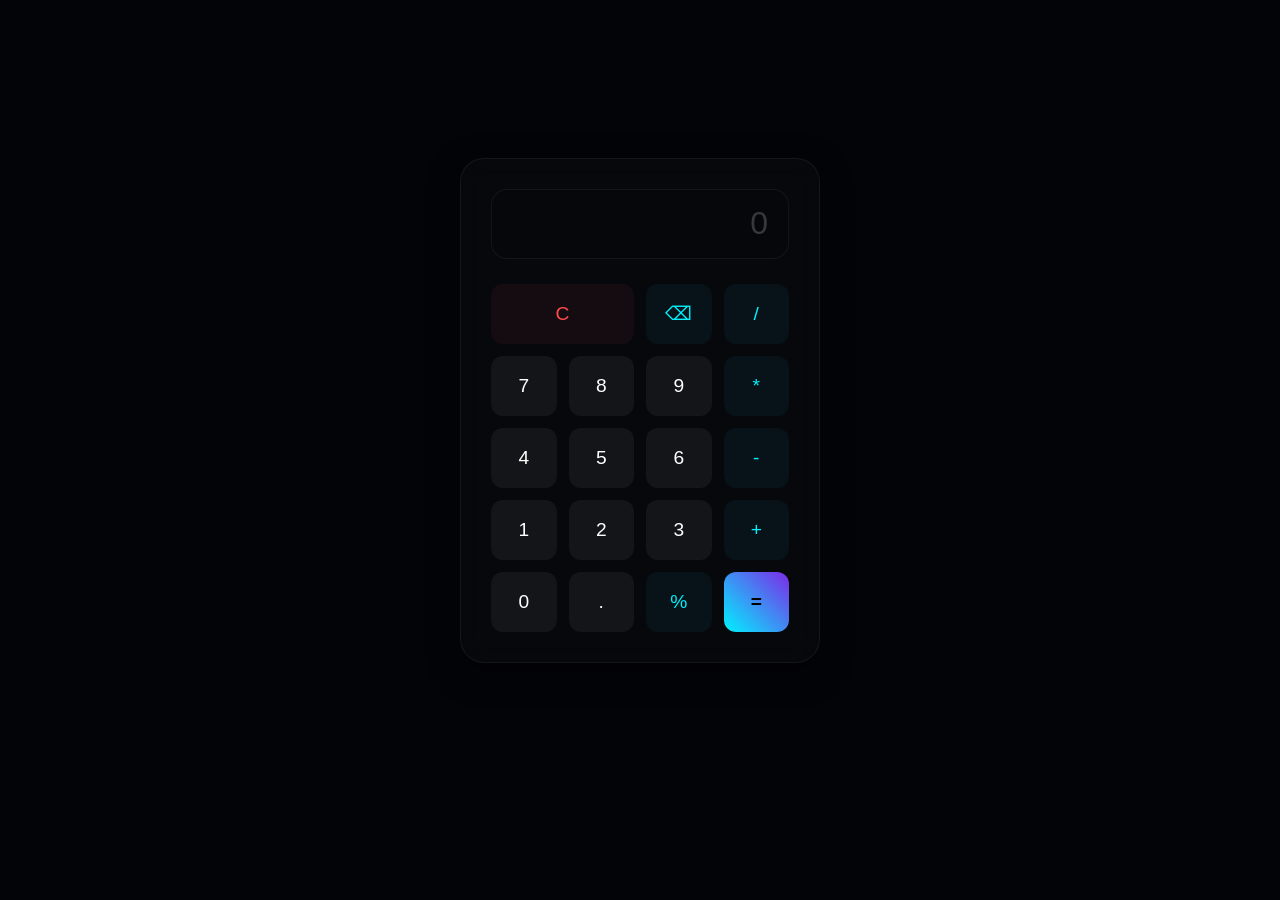
<file: calculator.html>
<!DOCTYPE html>
<html lang="en">

<head>
    <meta charset="UTF-8">
    <meta name="viewport" content="width=device-width, initial-scale=1.0">
    <link rel="stylesheet" href="css/styles.css">
    <title>Simple Calculator</title>
</head>

<body>
    <div class="calculator-container">
        <div class="calculator-wrapper glass">
            <input type="text" id="display" readonly placeholder="0">

            <div class="calculator">
                <button onclick="clearDisplay()" class="span-2 btn-clear">C</button>
                <button onclick="deleteLast()" class="btn-operator">⌫</button>
                <button onclick="appendValue('/')" class="btn-operator">/</button>

                <button onclick="appendValue('7')">7</button>
                <button onclick="appendValue('8')">8</button>
                <button onclick="appendValue('9')">9</button>
                <button onclick="appendValue('*')" class="btn-operator">*</button>

                <button onclick="appendValue('4')">4</button>
                <button onclick="appendValue('5')">5</button>
                <button onclick="appendValue('6')">6</button>
                <button onclick="appendValue('-')" class="btn-operator">-</button>

                <button onclick="appendValue('1')">1</button>
                <button onclick="appendValue('2')">2</button>
                <button onclick="appendValue('3')">3</button>
                <button onclick="appendValue('+')" class="btn-operator">+</button>

                <button onclick="appendValue('0')">0</button>
                <button onclick="appendValue('.')">.</button>
                <button onclick="appendValue('%')" class="btn-operator">%</button>
                <button onclick="calculate()" class="btn-equal">=</button>
            </div>
        </div>
    </div>

    <script src="js/script.js"></script>
</body>

</html>
</file>
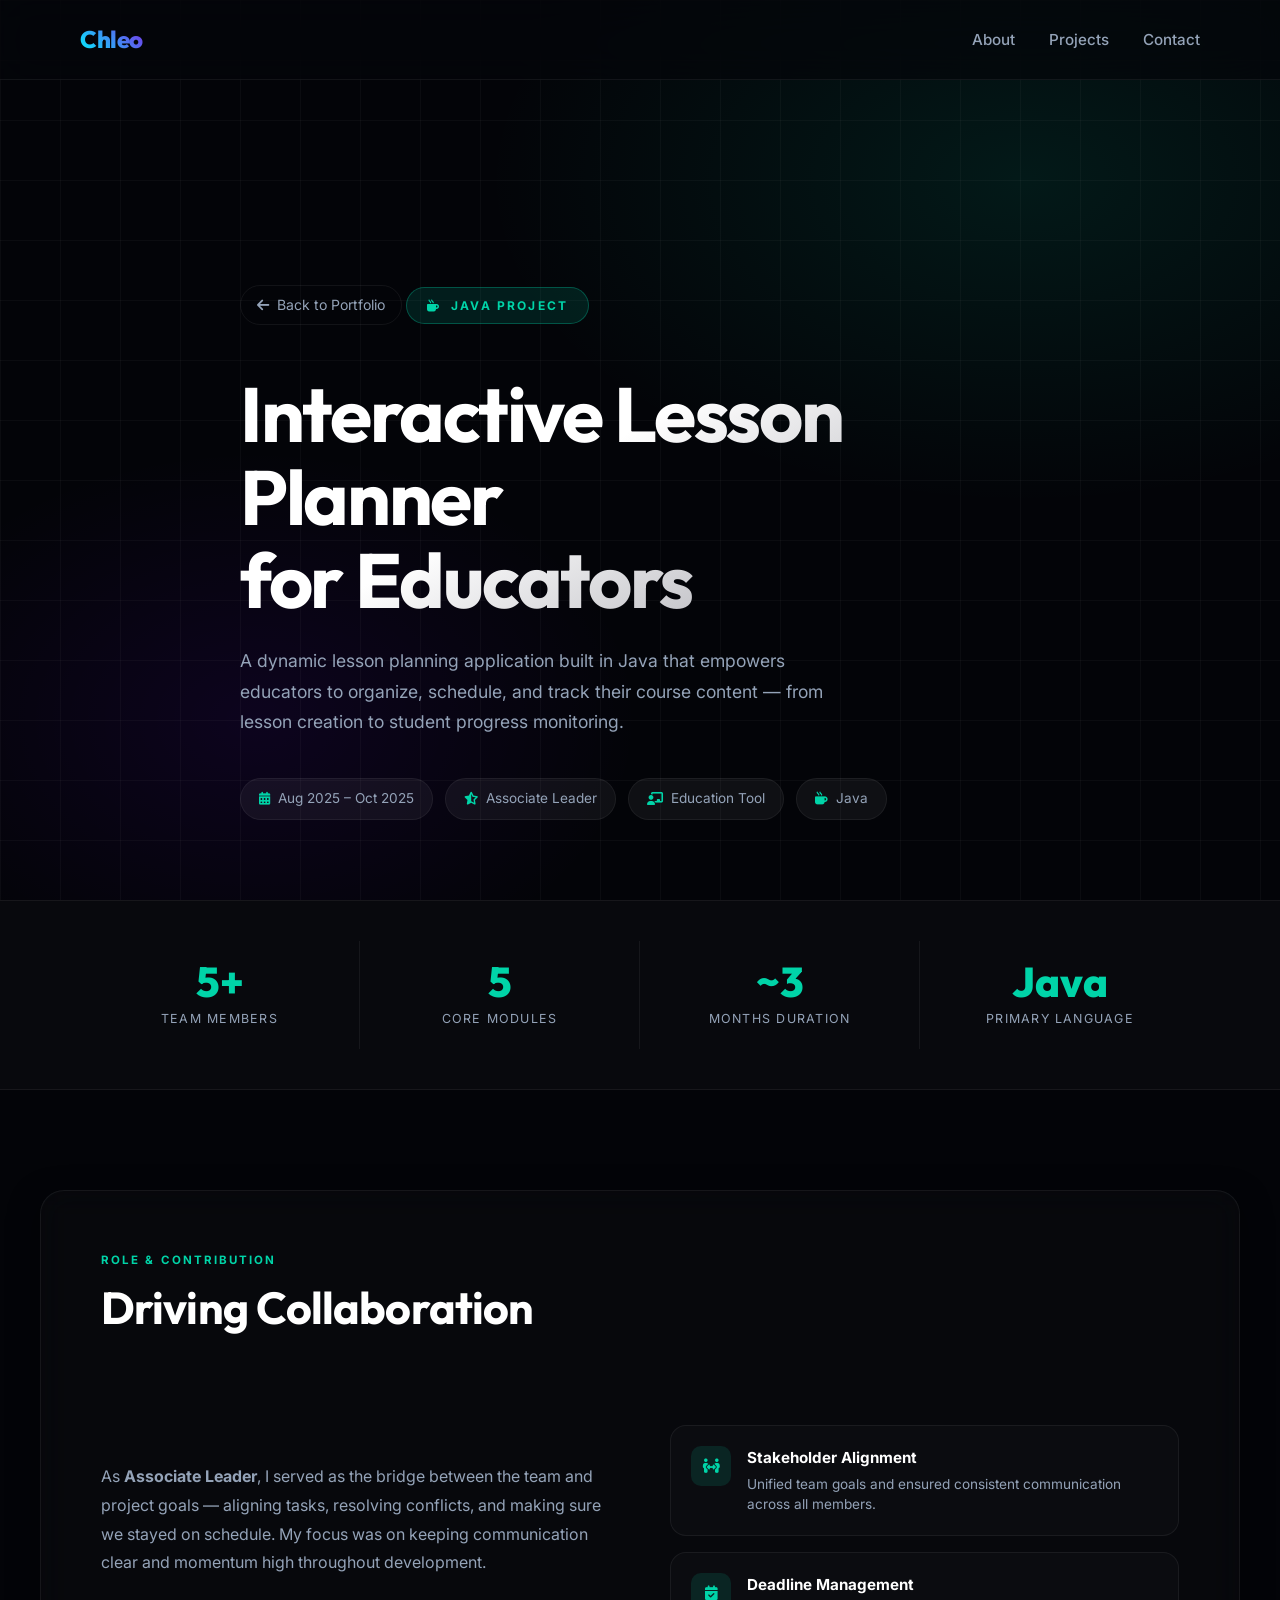
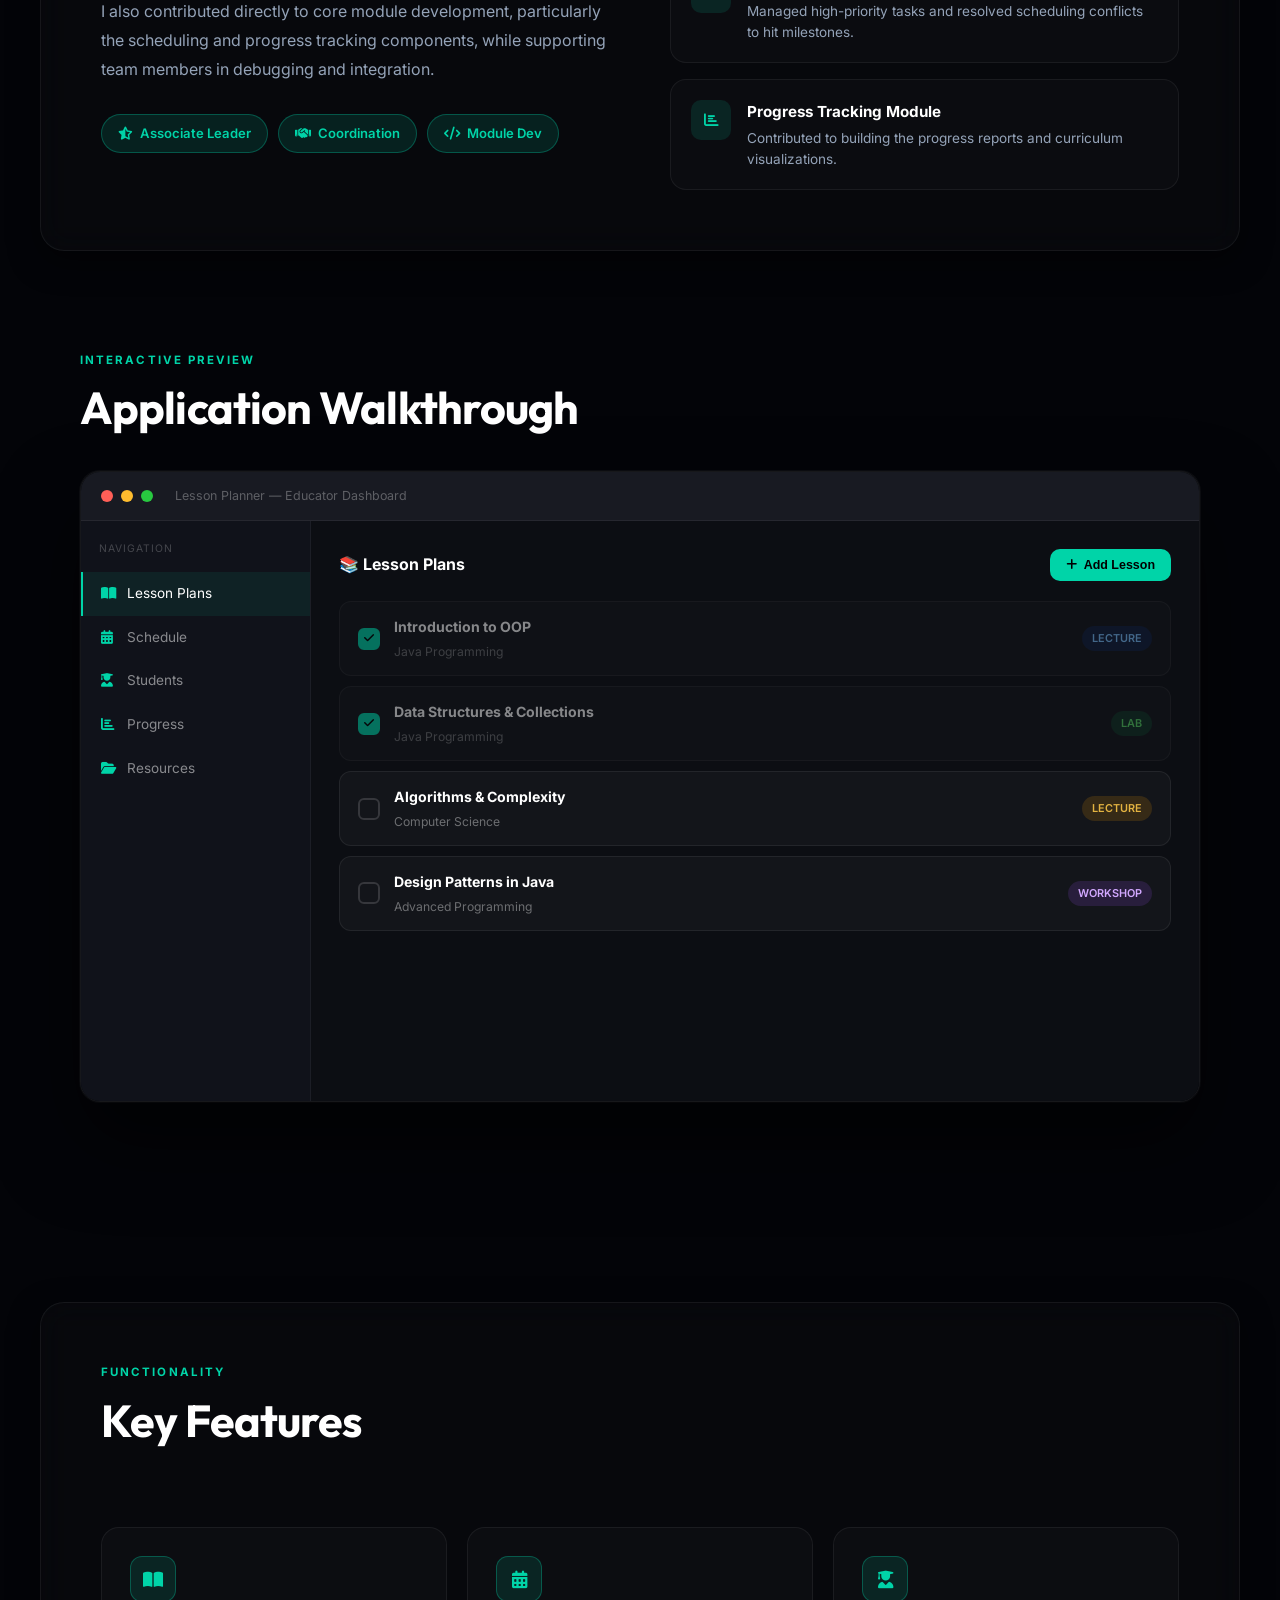
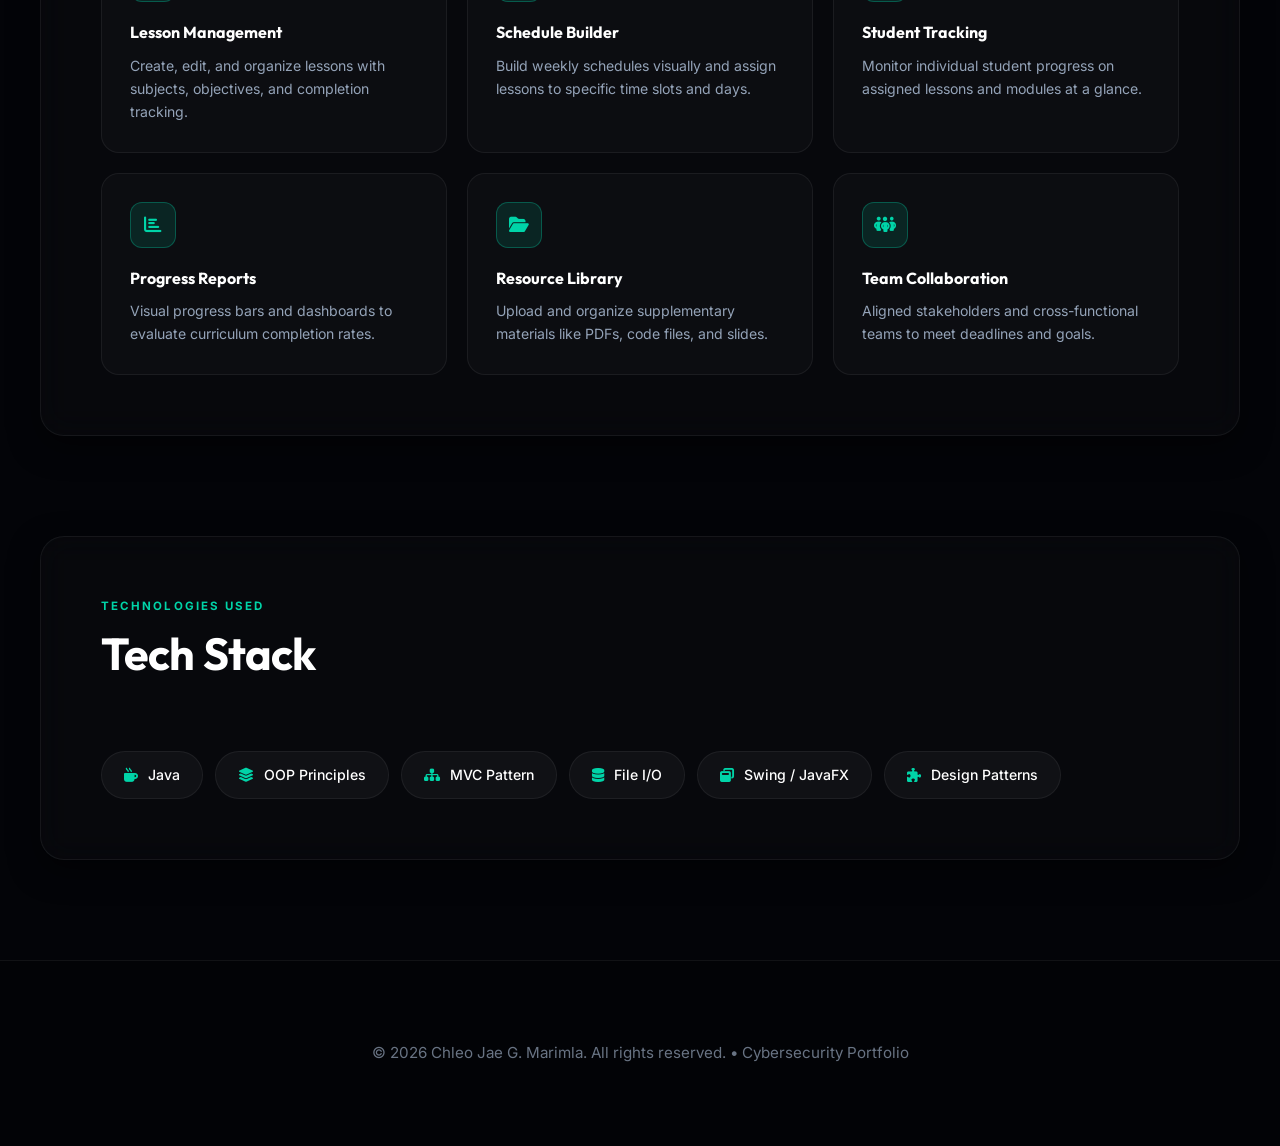
<file: lesson-planner.html>
<!DOCTYPE html>
<html lang="en">

<head>
    <title>Interactive Lesson Planner | Chleo's Portfolio</title>
    <meta charset="UTF-8">
    <meta name="viewport" content="width=device-width, initial-scale=1.0">
    <meta name="description"
        content="Interactive Lesson Planner for Educators — A Java project by Chleo Jae G. Marimla, Associate Leader.">
    <link rel="preconnect" href="https://fonts.googleapis.com">
    <link rel="preconnect" href="https://fonts.gstatic.com" crossorigin>
    <link
        href="https://fonts.googleapis.com/css2?family=Inter:wght@300;400;500;600;700&family=Outfit:wght@300;400;500;600;700;800&display=swap"
        rel="stylesheet">
    <link rel="stylesheet" href="https://cdnjs.cloudflare.com/ajax/libs/font-awesome/6.4.0/css/all.min.css">
    <link rel="stylesheet" href="css/styles.css">
    <style>
        :root {
            --accent: #00d4a8;
            --accent-dim: rgba(0, 212, 168, 0.12);
            --accent-glow: rgba(0, 212, 168, 0.3);
        }

        body {
            overflow-x: hidden;
        }

        /* ── Hero ── */
        .proj-hero {
            min-height: 100vh;
            display: flex;
            align-items: flex-end;
            padding: 0 0 80px;
            position: relative;
            overflow: hidden;
        }

        .hero-bg {
            position: absolute;
            inset: 0;
            background:
                radial-gradient(ellipse 70% 60% at 80% 20%, rgba(0, 212, 168, 0.10) 0%, transparent 60%),
                radial-gradient(ellipse 50% 50% at 20% 80%, rgba(112, 0, 255, 0.09) 0%, transparent 60%);
            z-index: 0;
        }

        .hero-grid-lines {
            position: absolute;
            inset: 0;
            background-image:
                linear-gradient(rgba(255, 255, 255, 0.03) 1px, transparent 1px),
                linear-gradient(90deg, rgba(255, 255, 255, 0.03) 1px, transparent 1px);
            background-size: 60px 60px;
            z-index: 0;
        }

        .proj-hero .container {
            position: relative;
            z-index: 1;
            padding-top: 140px;
        }

        .back-link {
            display: inline-flex;
            align-items: center;
            gap: 8px;
            color: var(--text-secondary);
            text-decoration: none;
            font-size: 0.88rem;
            transition: var(--transition);
            margin-bottom: 48px;
            border: 1px solid var(--glass-border);
            padding: 8px 16px;
            border-radius: 50px;
        }

        .back-link:hover {
            color: #fff;
            border-color: rgba(255, 255, 255, 0.2);
        }

        .proj-eyebrow {
            display: inline-flex;
            align-items: center;
            gap: 10px;
            background: var(--accent-dim);
            border: 1px solid var(--accent-glow);
            color: var(--accent);
            font-size: 0.75rem;
            font-weight: 700;
            text-transform: uppercase;
            letter-spacing: 0.18em;
            padding: 8px 20px;
            border-radius: 50px;
            margin-bottom: 28px;
        }

        .proj-hero h1 {
            font-size: clamp(2.4rem, 6vw, 5rem);
            line-height: 1.08;
            letter-spacing: -0.03em;
            background: linear-gradient(150deg, #ffffff 40%, #909099);
            -webkit-background-clip: text;
            background-clip: text;
            -webkit-text-fill-color: transparent;
            max-width: 800px;
            margin-bottom: 24px;
            animation: fadeInUp 0.8s ease-out backwards;
        }

        .proj-hero-sub {
            font-size: 1.1rem;
            color: var(--text-secondary);
            max-width: 600px;
            line-height: 1.75;
            margin-bottom: 40px;
            animation: fadeInUp 0.8s ease-out 0.15s backwards;
        }

        .proj-meta-row {
            display: flex;
            flex-wrap: wrap;
            gap: 12px;
            animation: fadeInUp 0.8s ease-out 0.25s backwards;
        }

        .proj-meta-pill {
            display: flex;
            align-items: center;
            gap: 8px;
            background: rgba(255, 255, 255, 0.05);
            border: 1px solid var(--glass-border);
            padding: 9px 18px;
            border-radius: 50px;
            font-size: 0.85rem;
            color: var(--text-secondary);
        }

        .proj-meta-pill i {
            color: var(--accent);
            font-size: 0.8rem;
        }

        /* ── Stats Bar ── */
        .stats-bar {
            background: rgba(255, 255, 255, 0.02);
            border-top: 1px solid var(--glass-border);
            border-bottom: 1px solid var(--glass-border);
            padding: 40px 0;
        }

        .stats-inner {
            display: grid;
            grid-template-columns: repeat(4, 1fr);
        }

        .stat-block {
            text-align: center;
            padding: 20px;
            border-right: 1px solid var(--glass-border);
            opacity: 0;
            transform: translateY(20px);
            transition: all 0.6s ease;
        }

        .stat-block:last-child {
            border-right: none;
        }

        .stat-block.visible {
            opacity: 1;
            transform: translateY(0);
        }

        .stat-num {
            font-family: 'Outfit', sans-serif;
            font-size: 2.6rem;
            font-weight: 800;
            color: var(--accent);
            line-height: 1;
            margin-bottom: 6px;
        }

        .stat-label {
            font-size: 0.78rem;
            color: var(--text-secondary);
            text-transform: uppercase;
            letter-spacing: 0.1em;
        }

        /* ── Section Commons ── */
        .proj-section {
            padding: 100px 0;
        }

        .section-eyebrow {
            font-size: 0.72rem;
            font-weight: 700;
            text-transform: uppercase;
            letter-spacing: 0.18em;
            color: var(--accent);
            margin-bottom: 12px;
        }

        .proj-section h2 {
            font-size: clamp(1.8rem, 4vw, 2.8rem);
            letter-spacing: -0.02em;
            line-height: 1.2;
        }

        .proj-section h2::after {
            display: none;
        }

        /* ── Role Split ── */
        .role-split {
            display: grid;
            grid-template-columns: 1fr 1fr;
            gap: 60px;
            align-items: center;
            margin-top: 60px;
        }

        .role-text p {
            color: var(--text-secondary);
            line-height: 1.8;
            margin-bottom: 20px;
        }

        .role-tags {
            display: flex;
            flex-wrap: wrap;
            gap: 10px;
            margin-top: 30px;
        }

        .role-tag {
            display: flex;
            align-items: center;
            gap: 7px;
            padding: 8px 16px;
            border-radius: 50px;
            background: var(--accent-dim);
            border: 1px solid var(--accent-glow);
            font-size: 0.82rem;
            color: var(--accent);
            font-weight: 600;
        }

        .responsibility-list {
            display: flex;
            flex-direction: column;
            gap: 16px;
        }

        .resp-item {
            display: flex;
            gap: 16px;
            padding: 20px;
            border-radius: 16px;
            background: rgba(255, 255, 255, 0.02);
            border: 1px solid var(--glass-border);
            transition: var(--transition);
        }

        .resp-item:hover {
            border-color: var(--accent-glow);
            background: var(--accent-dim);
        }

        .resp-icon {
            width: 40px;
            height: 40px;
            border-radius: 10px;
            background: var(--accent-dim);
            display: flex;
            align-items: center;
            justify-content: center;
            color: var(--accent);
            flex-shrink: 0;
            font-size: 0.9rem;
        }

        .resp-item h4 {
            font-size: 0.95rem;
            margin-bottom: 4px;
        }

        .resp-item p {
            font-size: 0.85rem;
            color: var(--text-secondary);
            line-height: 1.5;
        }

        /* ── Planner App Mockup ── */
        .planner-app {
            border-radius: 20px;
            overflow: hidden;
            border: 1px solid rgba(255, 255, 255, 0.08);
            box-shadow: 0 40px 80px rgba(0, 0, 0, 0.6), 0 0 0 1px rgba(255, 255, 255, 0.04);
        }

        .planner-topbar {
            background: #181a22;
            padding: 14px 20px;
            display: flex;
            align-items: center;
            gap: 8px;
            border-bottom: 1px solid rgba(255, 255, 255, 0.06);
        }

        .dot {
            width: 12px;
            height: 12px;
            border-radius: 50%;
        }

        .dot.r {
            background: #ff5f57;
        }

        .dot.y {
            background: #febc2e;
        }

        .dot.g {
            background: #28c840;
        }

        .topbar-title {
            margin-left: 14px;
            font-size: 0.78rem;
            color: rgba(255, 255, 255, 0.3);
        }

        .planner-body {
            display: grid;
            grid-template-columns: 230px 1fr;
            min-height: 580px;
            background: #0c0e13;
        }

        .pl-sidebar {
            background: #10121a;
            border-right: 1px solid rgba(255, 255, 255, 0.05);
            padding: 20px 0;
        }

        .pl-sidebar-head {
            font-size: 0.65rem;
            text-transform: uppercase;
            letter-spacing: 0.1em;
            color: rgba(255, 255, 255, 0.22);
            padding: 0 18px 14px;
        }

        .pl-nav-item {
            display: flex;
            align-items: center;
            gap: 10px;
            padding: 11px 18px;
            font-size: 0.85rem;
            color: rgba(255, 255, 255, 0.5);
            cursor: pointer;
            transition: all 0.2s;
            border-left: 2px solid transparent;
        }

        .pl-nav-item:hover {
            color: #fff;
            background: rgba(0, 212, 168, 0.05);
        }

        .pl-nav-item.active {
            color: #fff;
            background: rgba(0, 212, 168, 0.08);
            border-left-color: var(--accent);
        }

        .pl-nav-item i {
            width: 16px;
            color: var(--accent);
            font-size: 0.85rem;
        }

        .pl-main {
            padding: 28px;
            overflow-y: auto;
        }

        .pl-pane-header {
            display: flex;
            justify-content: space-between;
            align-items: center;
            margin-bottom: 20px;
        }

        .pl-pane-title {
            font-size: 1rem;
            font-weight: 700;
        }

        .pl-btn-add {
            display: inline-flex;
            align-items: center;
            gap: 7px;
            background: var(--accent);
            color: #000;
            font-weight: 700;
            font-size: 0.78rem;
            padding: 9px 16px;
            border-radius: 10px;
            cursor: pointer;
            border: none;
            transition: all 0.2s;
        }

        .pl-btn-add:hover {
            opacity: 0.85;
            transform: translateY(-2px);
        }

        .lesson-list {
            display: flex;
            flex-direction: column;
            gap: 10px;
        }

        .lesson-row {
            display: flex;
            align-items: center;
            gap: 14px;
            padding: 14px 18px;
            border-radius: 12px;
            background: rgba(255, 255, 255, 0.03);
            border: 1px solid rgba(255, 255, 255, 0.07);
            cursor: pointer;
            transition: all 0.22s;
        }

        .lesson-row:hover {
            border-color: var(--accent);
            background: var(--accent-dim);
        }

        .lesson-row.done {
            opacity: 0.5;
        }

        .lesson-check {
            width: 22px;
            height: 22px;
            border-radius: 6px;
            border: 2px solid rgba(255, 255, 255, 0.15);
            display: flex;
            align-items: center;
            justify-content: center;
            flex-shrink: 0;
            font-size: 0.72rem;
            color: var(--accent);
        }

        .lesson-row.done .lesson-check {
            background: var(--accent);
            border-color: var(--accent);
            color: #000;
        }

        .lesson-info {
            flex: 1;
        }

        .lesson-info h4 {
            font-size: 0.88rem;
            margin-bottom: 3px;
        }

        .lesson-info p {
            font-size: 0.76rem;
            color: rgba(255, 255, 255, 0.38);
        }

        .l-tag {
            font-size: 0.68rem;
            padding: 4px 10px;
            border-radius: 50px;
            font-weight: 600;
            text-transform: uppercase;
        }

        .t-blue {
            background: rgba(0, 80, 255, 0.15);
            color: #79c0ff;
        }

        .t-green {
            background: rgba(0, 255, 120, 0.12);
            color: #56d364;
        }

        .t-org {
            background: rgba(255, 160, 0, 0.15);
            color: #e3b341;
        }

        .t-pur {
            background: rgba(160, 80, 255, 0.15);
            color: #d2a8ff;
        }

        /* hidden tabs */
        .tab-pane {
            display: none;
        }

        .tab-pane.active {
            display: block;
        }

        /* Progress bars */
        .prog-row {
            margin-bottom: 20px;
        }

        .prog-label {
            display: flex;
            justify-content: space-between;
            font-size: 0.83rem;
            margin-bottom: 6px;
        }

        .prog-track {
            background: rgba(255, 255, 255, 0.07);
            border-radius: 50px;
            height: 8px;
        }

        .prog-fill {
            border-radius: 50px;
            height: 8px;
        }

        /* Schedule table */
        .pl-table {
            width: 100%;
            border-collapse: collapse;
            font-size: 0.82rem;
        }

        .pl-table th {
            text-align: left;
            padding: 10px 8px;
            border-bottom: 1px solid rgba(255, 255, 255, 0.07);
            color: rgba(255, 255, 255, 0.32);
            font-weight: 600;
        }

        .pl-table td {
            padding: 12px 8px;
            border-bottom: 1px solid rgba(255, 255, 255, 0.04);
        }

        .pl-table .time-col {
            color: rgba(255, 255, 255, 0.35);
        }

        /* ── Features Grid ── */
        .features-grid {
            display: grid;
            grid-template-columns: repeat(auto-fit, minmax(260px, 1fr));
            gap: 20px;
            margin-top: 50px;
        }

        .feat-card {
            padding: 28px;
            border-radius: 18px;
            background: rgba(255, 255, 255, 0.025);
            border: 1px solid var(--glass-border);
            transition: var(--transition);
            position: relative;
            overflow: hidden;
        }

        .feat-card::before {
            content: '';
            position: absolute;
            top: 0;
            left: 0;
            width: 100%;
            height: 2px;
            background: linear-gradient(90deg, var(--accent), transparent);
            opacity: 0;
            transition: var(--transition);
        }

        .feat-card:hover {
            border-color: var(--accent-glow);
            transform: translateY(-6px);
            background: var(--accent-dim);
        }

        .feat-card:hover::before {
            opacity: 1;
        }

        .feat-icon {
            width: 46px;
            height: 46px;
            border-radius: 12px;
            background: var(--accent-dim);
            display: flex;
            align-items: center;
            justify-content: center;
            color: var(--accent);
            font-size: 1.1rem;
            margin-bottom: 18px;
            border: 1px solid var(--accent-glow);
        }

        .feat-card h3 {
            font-size: 1rem;
            margin-bottom: 8px;
        }

        .feat-card p {
            font-size: 0.88rem;
            color: var(--text-secondary);
            line-height: 1.65;
        }

        /* ── Stack Pills ── */
        .stack-wrap {
            display: flex;
            flex-wrap: wrap;
            gap: 12px;
            margin-top: 40px;
        }

        .stack-pill {
            display: flex;
            align-items: center;
            gap: 10px;
            padding: 12px 22px;
            border-radius: 50px;
            background: rgba(255, 255, 255, 0.04);
            border: 1px solid var(--glass-border);
            font-size: 0.88rem;
            font-weight: 500;
            transition: var(--transition);
        }

        .stack-pill:hover {
            border-color: var(--accent-glow);
            background: var(--accent-dim);
            color: var(--accent);
        }

        .stack-pill i {
            color: var(--accent);
        }

        /* ── Scroll Reveal ── */
        .reveal {
            opacity: 0;
            transform: translateY(36px);
            transition: all 0.75s cubic-bezier(0.16, 1, 0.3, 1);
        }

        .reveal.visible {
            opacity: 1;
            transform: translateY(0);
        }

        @media (max-width: 768px) {
            .role-split {
                grid-template-columns: 1fr;
                gap: 40px;
            }

            .stats-inner {
                grid-template-columns: repeat(2, 1fr);
            }

            .stat-block:nth-child(2) {
                border-right: none;
            }

            .planner-body {
                grid-template-columns: 1fr;
            }

            .pl-sidebar {
                border-right: none;
                border-bottom: 1px solid rgba(255, 255, 255, 0.05);
            }
        }
    </style>
</head>

<body>
    <header>
        <div class="container">
            <div class="logo"><a href="index.html">Chleo</a></div>
            <nav>
                <a href="index.html#about">About</a>
                <a href="index.html#projects">Projects</a>
                <a href="index.html#contact">Contact</a>
            </nav>
        </div>
    </header>

    <main>

        <!-- ── Hero ── -->
        <section class="proj-hero">
            <div class="hero-bg"></div>
            <div class="hero-grid-lines"></div>
            <div class="container">
                <a href="index.html#projects" class="back-link">
                    <i class="fas fa-arrow-left"></i> Back to Portfolio
                </a>
                <div class="proj-eyebrow">
                    <i class="fas fa-mug-hot"></i> Java Project
                </div>
                <h1>Interactive Lesson Planner<br>for Educators</h1>
                <p class="proj-hero-sub">
                    A dynamic lesson planning application built in Java that empowers educators to organize,
                    schedule, and track their course content — from lesson creation to student progress monitoring.
                </p>
                <div class="proj-meta-row">
                    <span class="proj-meta-pill"><i class="fas fa-calendar-days"></i> Aug 2025 – Oct 2025</span>
                    <span class="proj-meta-pill"><i class="fas fa-star-half-stroke"></i> Associate Leader</span>
                    <span class="proj-meta-pill"><i class="fas fa-chalkboard-user"></i> Education Tool</span>
                    <span class="proj-meta-pill"><i class="fas fa-mug-hot"></i> Java</span>
                </div>
            </div>
        </section>

        <!-- ── Stats Bar ── -->
        <div class="stats-bar">
            <div class="container">
                <div class="stats-inner">
                    <div class="stat-block">
                        <div class="stat-num">5+</div>
                        <div class="stat-label">Team Members</div>
                    </div>
                    <div class="stat-block">
                        <div class="stat-num">5</div>
                        <div class="stat-label">Core Modules</div>
                    </div>
                    <div class="stat-block">
                        <div class="stat-num">~3</div>
                        <div class="stat-label">Months Duration</div>
                    </div>
                    <div class="stat-block">
                        <div class="stat-num">Java</div>
                        <div class="stat-label">Primary Language</div>
                    </div>
                </div>
            </div>
        </div>

        <!-- ── Role & Overview ── -->
        <section class="proj-section">
            <div class="container glass reveal">
                <p class="section-eyebrow">Role & Contribution</p>
                <h2>Driving Collaboration</h2>
                <div class="role-split">
                    <div class="role-text">
                        <p>
                            As <strong>Associate Leader</strong>, I served as the bridge between the team and project
                            goals — aligning tasks, resolving conflicts, and making sure we stayed on schedule. My focus
                            was on keeping communication clear and momentum high throughout development.
                        </p>
                        <p>
                            I also contributed directly to core module development, particularly the scheduling and
                            progress tracking components, while supporting team members in debugging and integration.
                        </p>
                        <div class="role-tags">
                            <span class="role-tag"><i class="fas fa-star-half-stroke"></i> Associate Leader</span>
                            <span class="role-tag"><i class="fas fa-handshake"></i> Coordination</span>
                            <span class="role-tag"><i class="fas fa-code"></i> Module Dev</span>
                        </div>
                    </div>
                    <div class="responsibility-list">
                        <div class="resp-item">
                            <div class="resp-icon"><i class="fas fa-people-arrows"></i></div>
                            <div>
                                <h4>Stakeholder Alignment</h4>
                                <p>Unified team goals and ensured consistent communication across all members.</p>
                            </div>
                        </div>
                        <div class="resp-item">
                            <div class="resp-icon"><i class="fas fa-calendar-check"></i></div>
                            <div>
                                <h4>Deadline Management</h4>
                                <p>Managed high-priority tasks and resolved scheduling conflicts to hit milestones.</p>
                            </div>
                        </div>
                        <div class="resp-item">
                            <div class="resp-icon"><i class="fas fa-chart-bar"></i></div>
                            <div>
                                <h4>Progress Tracking Module</h4>
                                <p>Contributed to building the progress reports and curriculum visualizations.</p>
                            </div>
                        </div>
                    </div>
                </div>
            </div>
        </section>

        <!-- ── App Demo ── -->
        <section class="proj-section" style="padding-top:0;">
            <div class="container">
                <div class="reveal">
                    <p class="section-eyebrow">Interactive Preview</p>
                    <h2 style="margin-bottom:36px;">Application Walkthrough</h2>
                </div>
                <div class="planner-app reveal">
                    <div class="planner-topbar">
                        <div class="dot r"></div>
                        <div class="dot y"></div>
                        <div class="dot g"></div>
                        <span class="topbar-title">Lesson Planner — Educator Dashboard</span>
                    </div>
                    <div class="planner-body">
                        <!-- Sidebar -->
                        <div class="pl-sidebar">
                            <div class="pl-sidebar-head">Navigation</div>
                            <div class="pl-nav-item active" onclick="showTab('lessons', this)"><i
                                    class="fas fa-book-open"></i> Lesson Plans</div>
                            <div class="pl-nav-item" onclick="showTab('schedule', this)"><i
                                    class="fas fa-calendar-days"></i> Schedule</div>
                            <div class="pl-nav-item" onclick="showTab('students', this)"><i
                                    class="fas fa-user-graduate"></i> Students</div>
                            <div class="pl-nav-item" onclick="showTab('progress', this)"><i
                                    class="fas fa-chart-bar"></i> Progress</div>
                            <div class="pl-nav-item" onclick="showTab('resources', this)"><i
                                    class="fas fa-folder-open"></i> Resources</div>
                        </div>

                        <!-- Main Pane -->
                        <div class="pl-main">

                            <!-- Lessons Tab -->
                            <div id="tab-lessons" class="tab-pane active">
                                <div class="pl-pane-header">
                                    <span class="pl-pane-title">📚 Lesson Plans</span>
                                    <button class="pl-btn-add" onclick="addLesson()"><i class="fas fa-plus"></i> Add
                                        Lesson</button>
                                </div>
                                <div class="lesson-list" id="lessons-list"></div>
                            </div>

                            <!-- Schedule Tab -->
                            <div id="tab-schedule" class="tab-pane">
                                <div class="pl-pane-header"><span class="pl-pane-title">📅 Weekly Schedule</span></div>
                                <table class="pl-table">
                                    <thead>
                                        <tr>
                                            <th>Time</th>
                                            <th>Monday</th>
                                            <th>Wednesday</th>
                                            <th>Friday</th>
                                        </tr>
                                    </thead>
                                    <tbody>
                                        <tr>
                                            <td class="time-col">07:00 AM</td>
                                            <td><span class="l-tag t-blue">Intro to OOP</span></td>
                                            <td><span class="l-tag t-green">Data Structures</span></td>
                                            <td><span class="l-tag t-blue">Intro to OOP</span></td>
                                        </tr>
                                        <tr>
                                            <td class="time-col">09:00 AM</td>
                                            <td><span class="l-tag t-org">Algorithms</span></td>
                                            <td>—</td>
                                            <td><span class="l-tag t-pur">Design Patterns</span></td>
                                        </tr>
                                        <tr>
                                            <td class="time-col">01:00 PM</td>
                                            <td>—</td>
                                            <td><span class="l-tag t-pur">Design Patterns</span></td>
                                            <td><span class="l-tag t-org">Algorithms</span></td>
                                        </tr>
                                    </tbody>
                                </table>
                            </div>

                            <!-- Students Tab -->
                            <div id="tab-students" class="tab-pane">
                                <div class="pl-pane-header"><span class="pl-pane-title">🎓 Student Overview</span></div>
                                <div class="lesson-list">
                                    <div class="lesson-row done">
                                        <div class="lesson-check"><i class="fas fa-check"></i></div>
                                        <div class="lesson-info">
                                            <h4>Maria Santos</h4>
                                            <p>Completed 8 of 10 modules</p>
                                        </div>
                                        <span class="l-tag t-green">80%</span>
                                    </div>
                                    <div class="lesson-row done">
                                        <div class="lesson-check"><i class="fas fa-check"></i></div>
                                        <div class="lesson-info">
                                            <h4>Juan dela Cruz</h4>
                                            <p>Completed 6 of 10 modules</p>
                                        </div>
                                        <span class="l-tag t-org">60%</span>
                                    </div>
                                    <div class="lesson-row done">
                                        <div class="lesson-check"><i class="fas fa-check"></i></div>
                                        <div class="lesson-info">
                                            <h4>Ana Reyes</h4>
                                            <p>Completed 10 of 10 modules</p>
                                        </div>
                                        <span class="l-tag t-blue">100%</span>
                                    </div>
                                </div>
                            </div>

                            <!-- Progress Tab -->
                            <div id="tab-progress" class="tab-pane">
                                <div class="pl-pane-header"><span class="pl-pane-title">📊 Progress Overview</span>
                                </div>
                                <p style="color:var(--text-secondary);font-size:0.87rem;margin-bottom:24px;">Track your
                                    curriculum completion status below.</p>
                                <div class="prog-row">
                                    <div class="prog-label"><span>Introduction to OOP</span><span
                                            style="color:var(--accent)">90%</span></div>
                                    <div class="prog-track">
                                        <div class="prog-fill" style="width:90%;background:var(--accent)"></div>
                                    </div>
                                </div>
                                <div class="prog-row">
                                    <div class="prog-label"><span>Data Structures</span><span
                                            style="color:#79c0ff">65%</span></div>
                                    <div class="prog-track">
                                        <div class="prog-fill" style="width:65%;background:#79c0ff"></div>
                                    </div>
                                </div>
                                <div class="prog-row">
                                    <div class="prog-label"><span>Algorithms</span><span
                                            style="color:#e3b341">40%</span></div>
                                    <div class="prog-track">
                                        <div class="prog-fill" style="width:40%;background:#e3b341"></div>
                                    </div>
                                </div>
                                <div class="prog-row">
                                    <div class="prog-label"><span>Design Patterns</span><span
                                            style="color:#d2a8ff">20%</span></div>
                                    <div class="prog-track">
                                        <div class="prog-fill" style="width:20%;background:#d2a8ff"></div>
                                    </div>
                                </div>
                            </div>

                            <!-- Resources Tab -->
                            <div id="tab-resources" class="tab-pane">
                                <div class="pl-pane-header"><span class="pl-pane-title">📁 Resources</span></div>
                                <div class="lesson-list">
                                    <div class="lesson-row">
                                        <div class="lesson-check"
                                            style="border:none;background:var(--accent-dim);color:var(--accent);border-radius:8px;">
                                            <i class="fas fa-file-pdf"></i></div>
                                        <div class="lesson-info">
                                            <h4>OOP Lecture Notes.pdf</h4>
                                            <p>Uploaded Feb 10, 2025</p>
                                        </div>
                                        <span class="l-tag t-green">PDF</span>
                                    </div>
                                    <div class="lesson-row">
                                        <div class="lesson-check"
                                            style="border:none;background:var(--accent-dim);color:var(--accent);border-radius:8px;">
                                            <i class="fas fa-file-code"></i></div>
                                        <div class="lesson-info">
                                            <h4>Data Structures.java</h4>
                                            <p>Uploaded Mar 5, 2025</p>
                                        </div>
                                        <span class="l-tag t-blue">Code</span>
                                    </div>
                                    <div class="lesson-row">
                                        <div class="lesson-check"
                                            style="border:none;background:var(--accent-dim);color:var(--accent);border-radius:8px;">
                                            <i class="fas fa-file-powerpoint"></i></div>
                                        <div class="lesson-info">
                                            <h4>Algorithms Slides.pptx</h4>
                                            <p>Uploaded Mar 14, 2025</p>
                                        </div>
                                        <span class="l-tag t-org">Slides</span>
                                    </div>
                                </div>
                            </div>

                        </div>
                    </div>
                </div>
            </div>
        </section>

        <!-- ── Features ── -->
        <section class="proj-section">
            <div class="container glass reveal">
                <p class="section-eyebrow">Functionality</p>
                <h2>Key Features</h2>
                <div class="features-grid">
                    <div class="feat-card">
                        <div class="feat-icon"><i class="fas fa-book-open"></i></div>
                        <h3>Lesson Management</h3>
                        <p>Create, edit, and organize lessons with subjects, objectives, and completion tracking.</p>
                    </div>
                    <div class="feat-card">
                        <div class="feat-icon"><i class="fas fa-calendar-days"></i></div>
                        <h3>Schedule Builder</h3>
                        <p>Build weekly schedules visually and assign lessons to specific time slots and days.</p>
                    </div>
                    <div class="feat-card">
                        <div class="feat-icon"><i class="fas fa-user-graduate"></i></div>
                        <h3>Student Tracking</h3>
                        <p>Monitor individual student progress on assigned lessons and modules at a glance.</p>
                    </div>
                    <div class="feat-card">
                        <div class="feat-icon"><i class="fas fa-chart-bar"></i></div>
                        <h3>Progress Reports</h3>
                        <p>Visual progress bars and dashboards to evaluate curriculum completion rates.</p>
                    </div>
                    <div class="feat-card">
                        <div class="feat-icon"><i class="fas fa-folder-open"></i></div>
                        <h3>Resource Library</h3>
                        <p>Upload and organize supplementary materials like PDFs, code files, and slides.</p>
                    </div>
                    <div class="feat-card">
                        <div class="feat-icon"><i class="fas fa-people-group"></i></div>
                        <h3>Team Collaboration</h3>
                        <p>Aligned stakeholders and cross-functional teams to meet deadlines and goals.</p>
                    </div>
                </div>
            </div>
        </section>

        <!-- ── Tech Stack ── -->
        <section class="proj-section" style="padding-top:0;">
            <div class="container glass reveal">
                <p class="section-eyebrow">Technologies Used</p>
                <h2>Tech Stack</h2>
                <div class="stack-wrap">
                    <div class="stack-pill"><i class="fas fa-mug-hot"></i> Java</div>
                    <div class="stack-pill"><i class="fas fa-layer-group"></i> OOP Principles</div>
                    <div class="stack-pill"><i class="fas fa-sitemap"></i> MVC Pattern</div>
                    <div class="stack-pill"><i class="fas fa-database"></i> File I/O</div>
                    <div class="stack-pill"><i class="fas fa-window-restore"></i> Swing / JavaFX</div>
                    <div class="stack-pill"><i class="fas fa-puzzle-piece"></i> Design Patterns</div>
                </div>
            </div>
        </section>

    </main>

    <footer>
        <div class="container">
            <p>&copy; 2026 Chleo Jae G. Marimla. All rights reserved. &bull; Cybersecurity Portfolio</p>
        </div>
    </footer>

    <script>
        // ── Lesson Data ──
        const lessonsData = [
            { title: 'Introduction to OOP', subject: 'Java Programming', tag: 't-blue', label: 'Lecture', done: true },
            { title: 'Data Structures & Collections', subject: 'Java Programming', tag: 't-green', label: 'Lab', done: true },
            { title: 'Algorithms & Complexity', subject: 'Computer Science', tag: 't-org', label: 'Lecture', done: false },
            { title: 'Design Patterns in Java', subject: 'Advanced Programming', tag: 't-pur', label: 'Workshop', done: false },
        ];

        function renderLessons() {
            const list = document.getElementById('lessons-list');
            list.innerHTML = '';
            lessonsData.forEach((l, i) => {
                list.innerHTML += `
                    <div class="lesson-row ${l.done ? 'done' : ''}" onclick="toggleLesson(${i})">
                        <div class="lesson-check">${l.done ? '<i class="fas fa-check"></i>' : ''}</div>
                        <div class="lesson-info">
                            <h4>${l.title}</h4>
                            <p>${l.subject}</p>
                        </div>
                        <span class="l-tag ${l.tag}">${l.label}</span>
                    </div>`;
            });
        }

        function toggleLesson(i) {
            lessonsData[i].done = !lessonsData[i].done;
            renderLessons();
        }

        function addLesson() {
            lessonsData.push({
                title: 'New Lesson ' + (lessonsData.length + 1),
                subject: 'General',
                tag: 't-blue',
                label: 'Lecture',
                done: false
            });
            renderLessons();
        }

        function showTab(id, el) {
            document.querySelectorAll('.tab-pane').forEach(p => p.classList.remove('active'));
            document.querySelectorAll('.pl-nav-item').forEach(n => n.classList.remove('active'));
            document.getElementById('tab-' + id).classList.add('active');
            if (el) el.classList.add('active');
        }

        renderLessons();

        // ── Scroll Reveal ──
        const reveals = document.querySelectorAll('.reveal');
        const stats = document.querySelectorAll('.stat-block');

        const io = new IntersectionObserver(entries => {
            entries.forEach(e => {
                if (e.isIntersecting) {
                    e.target.classList.add('visible');
                    io.unobserve(e.target);
                }
            });
        }, { threshold: 0.12 });

        reveals.forEach(el => io.observe(el));
        stats.forEach((el, i) => {
            el.style.transitionDelay = `${i * 0.1}s`;
            io.observe(el);
        });
    </script>
</body>

</html>
</file>
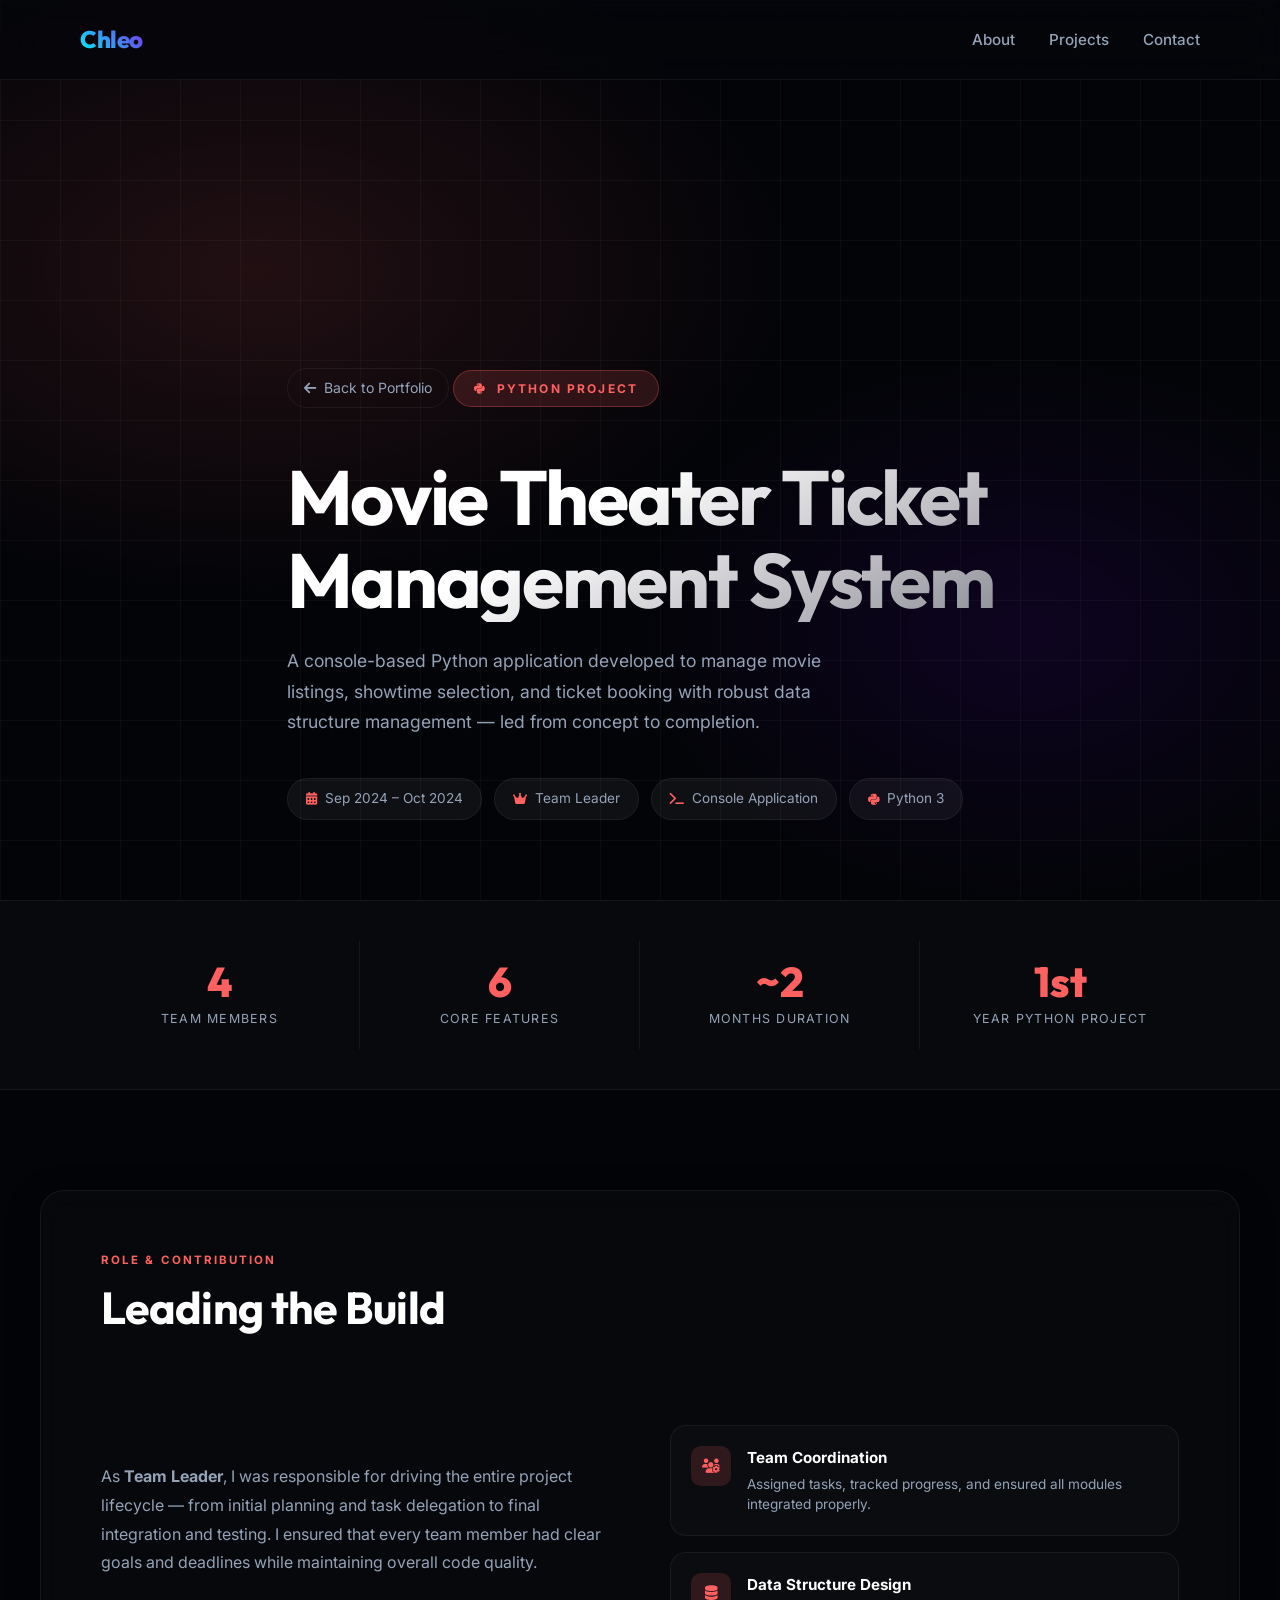
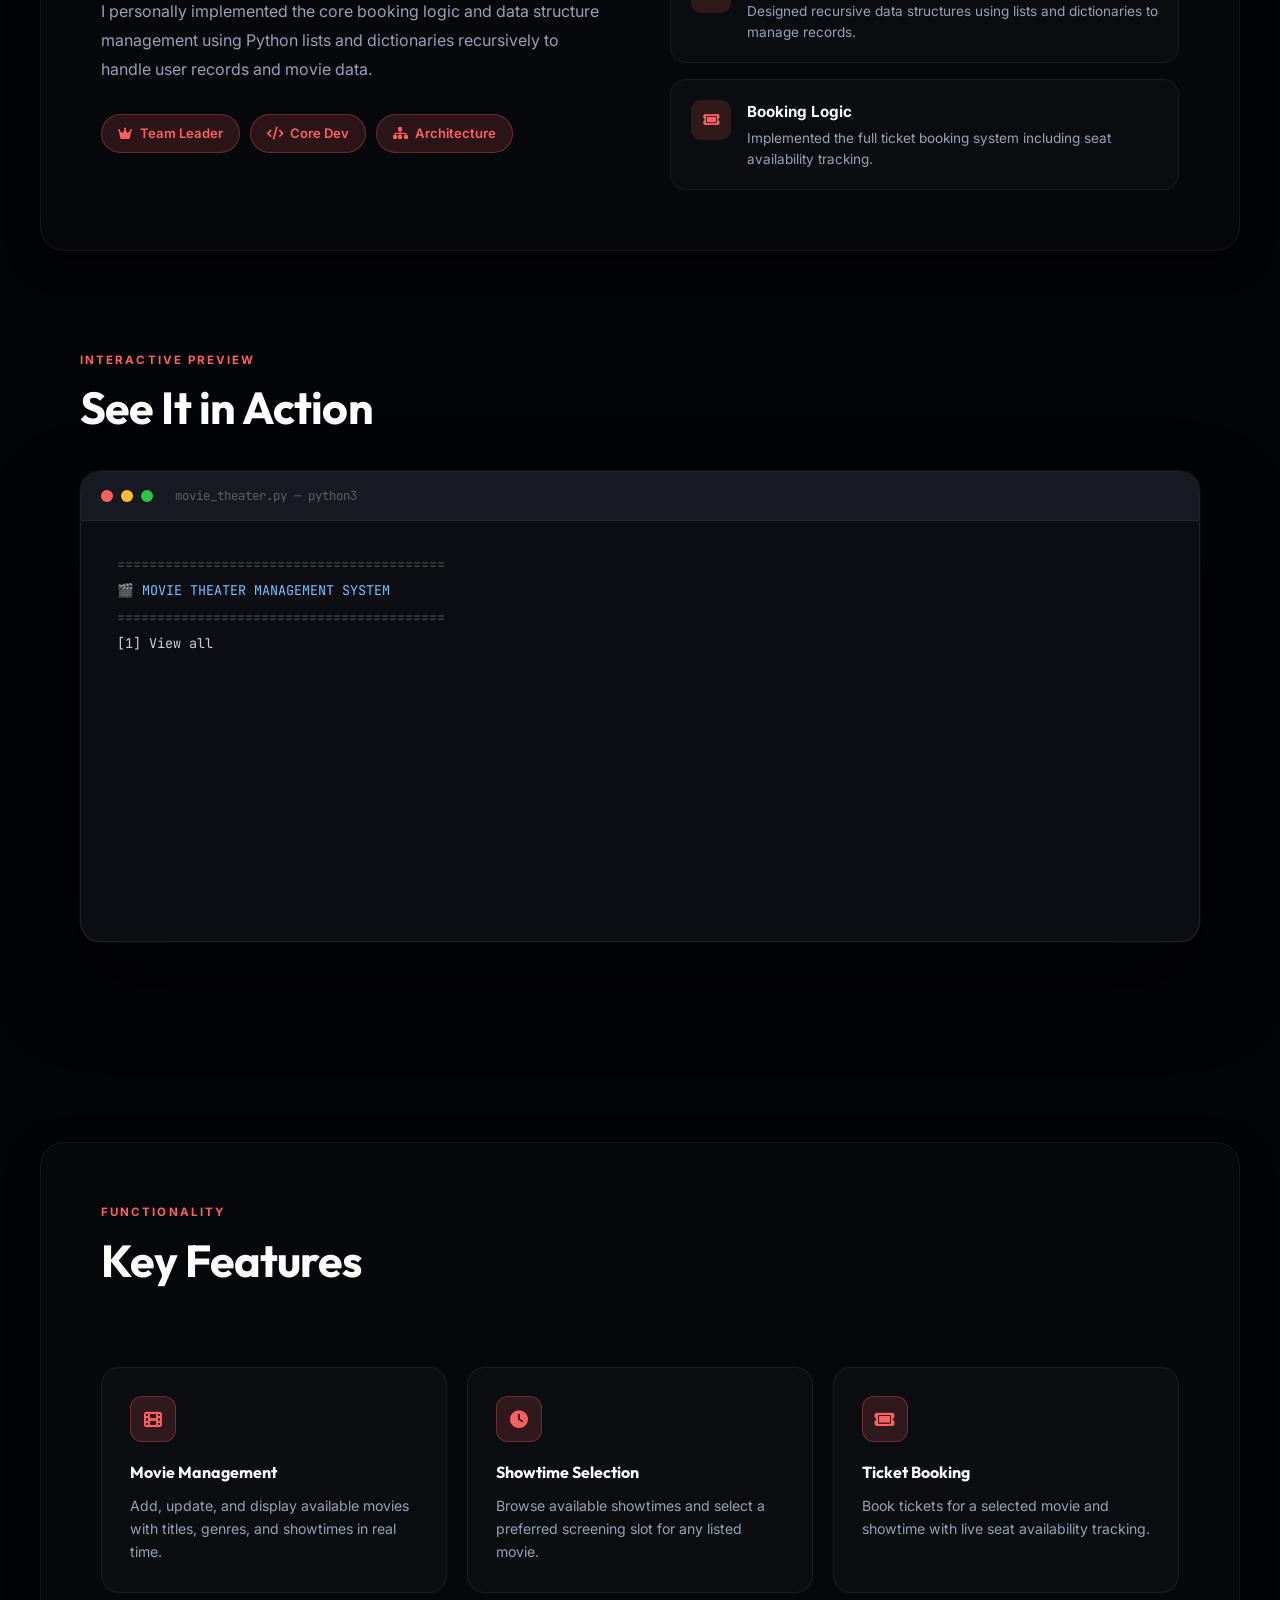
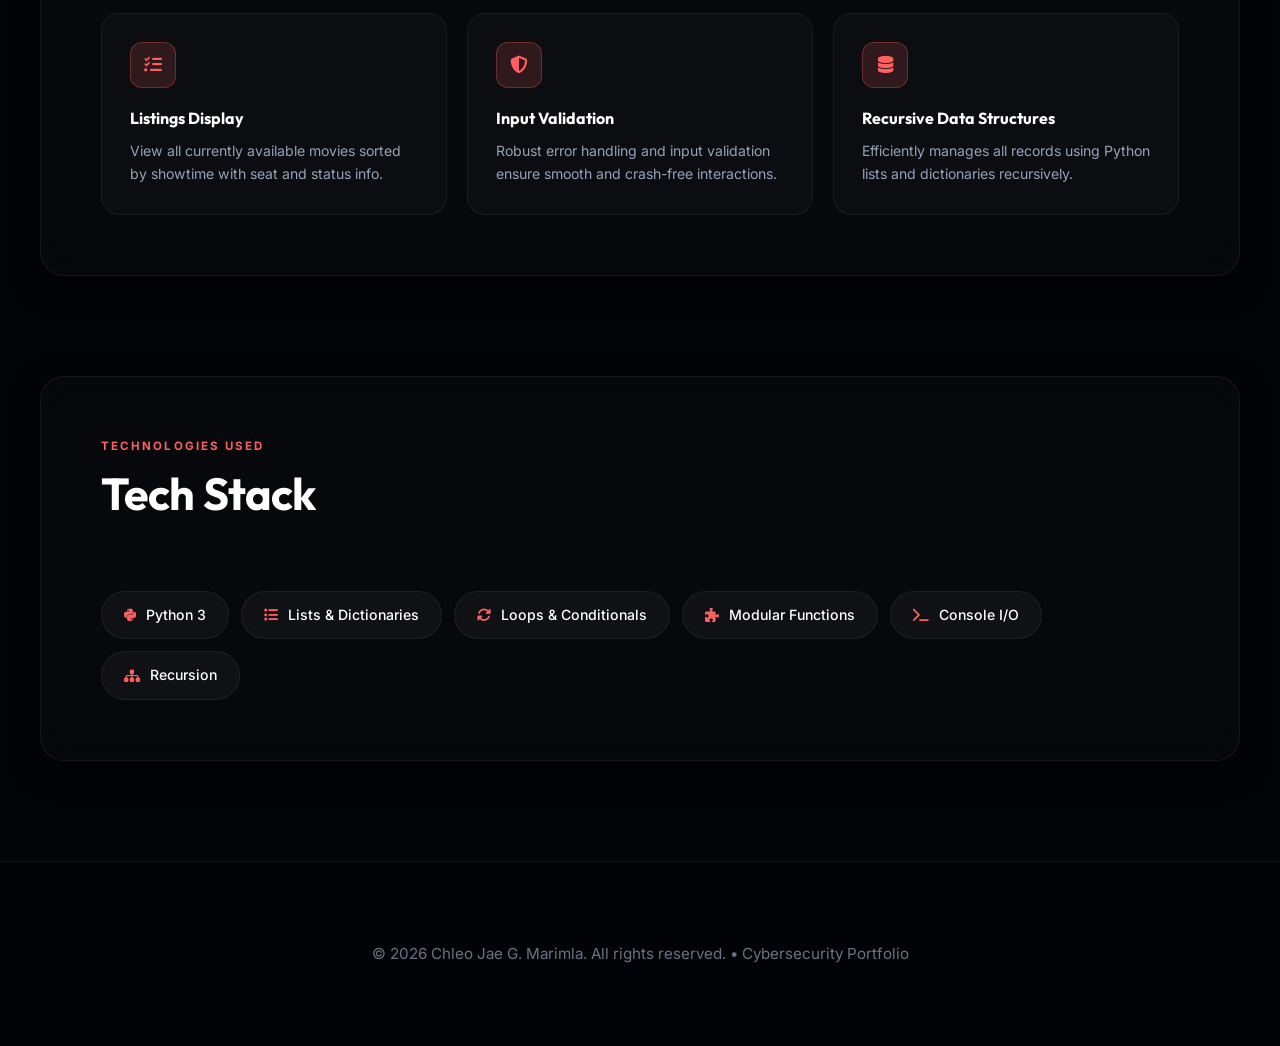
<file: movie-theater.html>
<!DOCTYPE html>
<html lang="en">

<head>
    <title>Movie Theater Ticket System | Chleo's Portfolio</title>
    <meta charset="UTF-8">
    <meta name="viewport" content="width=device-width, initial-scale=1.0">
    <meta name="description"
        content="Movie Theater Ticket Management System — A Python console application by Chleo Jae G. Marimla, Team Leader.">
    <link rel="preconnect" href="https://fonts.googleapis.com">
    <link rel="preconnect" href="https://fonts.gstatic.com" crossorigin>
    <link
        href="https://fonts.googleapis.com/css2?family=Inter:wght@300;400;500;600;700&family=Outfit:wght@300;400;500;600;700;800&family=JetBrains+Mono:wght@400;700&display=swap"
        rel="stylesheet">
    <link rel="stylesheet" href="https://cdnjs.cloudflare.com/ajax/libs/font-awesome/6.4.0/css/all.min.css">
    <link rel="stylesheet" href="css/styles.css">
    <style>
        :root {
            --accent: #ff6060;
            --accent-dim: rgba(255, 96, 96, 0.15);
            --accent-glow: rgba(255, 96, 96, 0.3);
        }

        body {
            overflow-x: hidden;
        }

        /* ── Hero ── */
        .proj-hero {
            min-height: 100vh;
            display: flex;
            align-items: flex-end;
            padding: 0 0 80px;
            position: relative;
            overflow: hidden;
        }

        .hero-bg {
            position: absolute;
            inset: 0;
            background:
                radial-gradient(ellipse 70% 60% at 20% 30%, rgba(255, 96, 96, 0.12) 0%, transparent 60%),
                radial-gradient(ellipse 50% 50% at 80% 70%, rgba(112, 0, 255, 0.10) 0%, transparent 60%);
            z-index: 0;
        }

        .hero-grid-lines {
            position: absolute;
            inset: 0;
            background-image:
                linear-gradient(rgba(255, 255, 255, 0.03) 1px, transparent 1px),
                linear-gradient(90deg, rgba(255, 255, 255, 0.03) 1px, transparent 1px);
            background-size: 60px 60px;
            z-index: 0;
        }

        .proj-hero .container {
            position: relative;
            z-index: 1;
            padding-top: 140px;
        }

        .back-link {
            display: inline-flex;
            align-items: center;
            gap: 8px;
            color: var(--text-secondary);
            text-decoration: none;
            font-size: 0.88rem;
            transition: var(--transition);
            margin-bottom: 48px;
            border: 1px solid var(--glass-border);
            padding: 8px 16px;
            border-radius: 50px;
        }

        .back-link:hover {
            color: #fff;
            border-color: rgba(255, 255, 255, 0.2);
        }

        .proj-eyebrow {
            display: inline-flex;
            align-items: center;
            gap: 10px;
            background: var(--accent-dim);
            border: 1px solid var(--accent-glow);
            color: var(--accent);
            font-size: 0.75rem;
            font-weight: 700;
            text-transform: uppercase;
            letter-spacing: 0.18em;
            padding: 8px 20px;
            border-radius: 50px;
            margin-bottom: 28px;
        }

        .proj-hero h1 {
            font-size: clamp(2.4rem, 6vw, 5rem);
            line-height: 1.08;
            letter-spacing: -0.03em;
            background: linear-gradient(150deg, #ffffff 40%, #909099);
            -webkit-background-clip: text;
            background-clip: text;
            -webkit-text-fill-color: transparent;
            max-width: 800px;
            margin-bottom: 24px;
            animation: fadeInUp 0.8s ease-out backwards;
        }

        .proj-hero-sub {
            font-size: 1.1rem;
            color: var(--text-secondary);
            max-width: 600px;
            line-height: 1.75;
            margin-bottom: 40px;
            animation: fadeInUp 0.8s ease-out 0.15s backwards;
        }

        .proj-meta-row {
            display: flex;
            flex-wrap: wrap;
            gap: 12px;
            animation: fadeInUp 0.8s ease-out 0.25s backwards;
        }

        .proj-meta-pill {
            display: flex;
            align-items: center;
            gap: 8px;
            background: rgba(255, 255, 255, 0.05);
            border: 1px solid var(--glass-border);
            padding: 9px 18px;
            border-radius: 50px;
            font-size: 0.85rem;
            color: var(--text-secondary);
        }

        .proj-meta-pill i {
            color: var(--accent);
            font-size: 0.8rem;
        }

        /* ── Stats Bar ── */
        .stats-bar {
            background: rgba(255, 255, 255, 0.02);
            border-top: 1px solid var(--glass-border);
            border-bottom: 1px solid var(--glass-border);
            padding: 40px 0;
        }

        .stats-inner {
            display: grid;
            grid-template-columns: repeat(4, 1fr);
            gap: 0;
        }

        .stat-block {
            text-align: center;
            padding: 20px;
            border-right: 1px solid var(--glass-border);
            opacity: 0;
            transform: translateY(20px);
            transition: all 0.6s ease;
        }

        .stat-block:last-child {
            border-right: none;
        }

        .stat-block.visible {
            opacity: 1;
            transform: translateY(0);
        }

        .stat-num {
            font-family: 'Outfit', sans-serif;
            font-size: 2.6rem;
            font-weight: 800;
            color: var(--accent);
            line-height: 1;
            margin-bottom: 6px;
        }

        .stat-label {
            font-size: 0.78rem;
            color: var(--text-secondary);
            text-transform: uppercase;
            letter-spacing: 0.1em;
        }

        /* ── Section Commons ── */
        .proj-section {
            padding: 100px 0;
        }

        .section-eyebrow {
            font-size: 0.72rem;
            font-weight: 700;
            text-transform: uppercase;
            letter-spacing: 0.18em;
            color: var(--accent);
            margin-bottom: 12px;
        }

        .proj-section h2 {
            font-size: clamp(1.8rem, 4vw, 2.8rem);
            letter-spacing: -0.02em;
            line-height: 1.2;
        }

        .proj-section h2::after {
            display: none;
        }

        /* ── Role Highlight ── */
        .role-split {
            display: grid;
            grid-template-columns: 1fr 1fr;
            gap: 60px;
            align-items: center;
            margin-top: 60px;
        }

        .role-text p {
            color: var(--text-secondary);
            line-height: 1.8;
            margin-bottom: 20px;
        }

        .role-tags {
            display: flex;
            flex-wrap: wrap;
            gap: 10px;
            margin-top: 30px;
        }

        .role-tag {
            display: flex;
            align-items: center;
            gap: 7px;
            padding: 8px 16px;
            border-radius: 50px;
            background: var(--accent-dim);
            border: 1px solid var(--accent-glow);
            font-size: 0.82rem;
            color: var(--accent);
            font-weight: 600;
        }

        .responsibility-list {
            display: flex;
            flex-direction: column;
            gap: 16px;
        }

        .resp-item {
            display: flex;
            gap: 16px;
            padding: 20px;
            border-radius: 16px;
            background: rgba(255, 255, 255, 0.02);
            border: 1px solid var(--glass-border);
            transition: var(--transition);
        }

        .resp-item:hover {
            border-color: var(--accent-glow);
            background: var(--accent-dim);
        }

        .resp-icon {
            width: 40px;
            height: 40px;
            border-radius: 10px;
            background: var(--accent-dim);
            display: flex;
            align-items: center;
            justify-content: center;
            color: var(--accent);
            flex-shrink: 0;
            font-size: 0.9rem;
        }

        .resp-item h4 {
            font-size: 0.95rem;
            margin-bottom: 4px;
        }

        .resp-item p {
            font-size: 0.85rem;
            color: var(--text-secondary);
            line-height: 1.5;
        }

        /* ── Terminal Demo ── */
        .terminal-wrapper {
            background: #0c0e13;
            border: 1px solid rgba(255, 255, 255, 0.08);
            border-radius: 20px;
            overflow: hidden;
            box-shadow: 0 40px 80px rgba(0, 0, 0, 0.6), 0 0 0 1px rgba(255, 255, 255, 0.04);
        }

        .terminal-topbar {
            background: #181a22;
            padding: 14px 20px;
            display: flex;
            align-items: center;
            gap: 8px;
            border-bottom: 1px solid rgba(255, 255, 255, 0.06);
        }

        .dot {
            width: 12px;
            height: 12px;
            border-radius: 50%;
        }

        .dot.r {
            background: #ff5f57;
        }

        .dot.y {
            background: #febc2e;
        }

        .dot.g {
            background: #28c840;
        }

        .terminal-fname {
            margin-left: 14px;
            font-size: 0.78rem;
            color: rgba(255, 255, 255, 0.3);
            font-family: 'JetBrains Mono', monospace;
        }

        .terminal-body {
            padding: 30px 36px;
            font-family: 'JetBrains Mono', monospace;
            font-size: 0.84rem;
            line-height: 1.95;
            color: #c9d1d9;
            min-height: 420px;
            overflow-x: auto;
        }

        .t-g {
            color: #56d364;
        }

        .t-c {
            color: #79c0ff;
        }

        .t-y {
            color: #e3b341;
        }

        .t-r {
            color: #ff7b72;
        }

        .t-m {
            color: #d2a8ff;
        }

        .t-d {
            color: rgba(255, 255, 255, 0.28);
        }

        @keyframes blink {

            0%,
            100% {
                opacity: 1
            }

            50% {
                opacity: 0
            }
        }

        .cursor {
            display: inline-block;
            width: 8px;
            height: 15px;
            background: #56d364;
            vertical-align: middle;
            animation: blink 1s infinite;
            margin-left: 2px;
        }

        /* ── Features Grid ── */
        .features-grid {
            display: grid;
            grid-template-columns: repeat(auto-fit, minmax(260px, 1fr));
            gap: 20px;
            margin-top: 50px;
        }

        .feat-card {
            padding: 28px;
            border-radius: 18px;
            background: rgba(255, 255, 255, 0.025);
            border: 1px solid var(--glass-border);
            transition: var(--transition);
            position: relative;
            overflow: hidden;
        }

        .feat-card::before {
            content: '';
            position: absolute;
            top: 0;
            left: 0;
            width: 100%;
            height: 2px;
            background: linear-gradient(90deg, var(--accent), transparent);
            opacity: 0;
            transition: var(--transition);
        }

        .feat-card:hover {
            border-color: var(--accent-glow);
            transform: translateY(-6px);
            background: var(--accent-dim);
        }

        .feat-card:hover::before {
            opacity: 1;
        }

        .feat-icon {
            width: 46px;
            height: 46px;
            border-radius: 12px;
            background: var(--accent-dim);
            display: flex;
            align-items: center;
            justify-content: center;
            color: var(--accent);
            font-size: 1.1rem;
            margin-bottom: 18px;
            border: 1px solid var(--accent-glow);
        }

        .feat-card h3 {
            font-size: 1rem;
            margin-bottom: 8px;
        }

        .feat-card p {
            font-size: 0.88rem;
            color: var(--text-secondary);
            line-height: 1.65;
        }

        /* ── Tech Stack Pills ── */
        .stack-wrap {
            display: flex;
            flex-wrap: wrap;
            gap: 12px;
            margin-top: 40px;
        }

        .stack-pill {
            display: flex;
            align-items: center;
            gap: 10px;
            padding: 12px 22px;
            border-radius: 50px;
            background: rgba(255, 255, 255, 0.04);
            border: 1px solid var(--glass-border);
            font-size: 0.88rem;
            font-weight: 500;
            transition: var(--transition);
        }

        .stack-pill:hover {
            border-color: var(--accent-glow);
            background: var(--accent-dim);
            color: var(--accent);
        }

        .stack-pill i {
            color: var(--accent);
        }

        /* ── Reveal Animation ── */
        .reveal {
            opacity: 0;
            transform: translateY(36px);
            transition: all 0.75s cubic-bezier(0.16, 1, 0.3, 1);
        }

        .reveal.visible {
            opacity: 1;
            transform: translateY(0);
        }

        @media (max-width: 768px) {
            .role-split {
                grid-template-columns: 1fr;
                gap: 40px;
            }

            .stats-inner {
                grid-template-columns: repeat(2, 1fr);
            }

            .stat-block:nth-child(2) {
                border-right: none;
            }
        }
    </style>
</head>

<body>
    <header>
        <div class="container">
            <div class="logo"><a href="index.html">Chleo</a></div>
            <nav>
                <a href="index.html#about">About</a>
                <a href="index.html#projects">Projects</a>
                <a href="index.html#contact">Contact</a>
            </nav>
        </div>
    </header>

    <main>

        <!-- ── Hero ── -->
        <section class="proj-hero">
            <div class="hero-bg"></div>
            <div class="hero-grid-lines"></div>
            <div class="container">
                <a href="index.html#projects" class="back-link">
                    <i class="fas fa-arrow-left"></i> Back to Portfolio
                </a>
                <div class="proj-eyebrow">
                    <i class="fab fa-python"></i> Python Project
                </div>
                <h1>Movie Theater Ticket<br>Management System</h1>
                <p class="proj-hero-sub">
                    A console-based Python application developed to manage movie listings, showtime selection,
                    and ticket booking with robust data structure management — led from concept to completion.
                </p>
                <div class="proj-meta-row">
                    <span class="proj-meta-pill"><i class="fas fa-calendar-days"></i> Sep 2024 – Oct 2024</span>
                    <span class="proj-meta-pill"><i class="fas fa-crown"></i> Team Leader</span>
                    <span class="proj-meta-pill"><i class="fas fa-terminal"></i> Console Application</span>
                    <span class="proj-meta-pill"><i class="fab fa-python"></i> Python 3</span>
                </div>
            </div>
        </section>

        <!-- ── Stats Bar ── -->
        <div class="stats-bar">
            <div class="container">
                <div class="stats-inner">
                    <div class="stat-block">
                        <div class="stat-num">4</div>
                        <div class="stat-label">Team Members</div>
                    </div>
                    <div class="stat-block">
                        <div class="stat-num">6</div>
                        <div class="stat-label">Core Features</div>
                    </div>
                    <div class="stat-block">
                        <div class="stat-num">~2</div>
                        <div class="stat-label">Months Duration</div>
                    </div>
                    <div class="stat-block">
                        <div class="stat-num">1st</div>
                        <div class="stat-label">Year Python Project</div>
                    </div>
                </div>
            </div>
        </div>

        <!-- ── Role & Overview ── -->
        <section class="proj-section">
            <div class="container glass reveal">
                <p class="section-eyebrow">Role & Contribution</p>
                <h2>Leading the Build</h2>
                <div class="role-split">
                    <div class="role-text">
                        <p>
                            As <strong>Team Leader</strong>, I was responsible for driving the entire project lifecycle
                            —
                            from initial planning and task delegation to final integration and testing. I ensured that
                            every team member had clear goals and deadlines while maintaining overall code quality.
                        </p>
                        <p>
                            I personally implemented the core booking logic and data structure management using
                            Python lists and dictionaries recursively to handle user records and movie data.
                        </p>
                        <div class="role-tags">
                            <span class="role-tag"><i class="fas fa-crown"></i> Team Leader</span>
                            <span class="role-tag"><i class="fas fa-code"></i> Core Dev</span>
                            <span class="role-tag"><i class="fas fa-sitemap"></i> Architecture</span>
                        </div>
                    </div>
                    <div class="responsibility-list">
                        <div class="resp-item">
                            <div class="resp-icon"><i class="fas fa-users-gear"></i></div>
                            <div>
                                <h4>Team Coordination</h4>
                                <p>Assigned tasks, tracked progress, and ensured all modules integrated properly.</p>
                            </div>
                        </div>
                        <div class="resp-item">
                            <div class="resp-icon"><i class="fas fa-database"></i></div>
                            <div>
                                <h4>Data Structure Design</h4>
                                <p>Designed recursive data structures using lists and dictionaries to manage records.
                                </p>
                            </div>
                        </div>
                        <div class="resp-item">
                            <div class="resp-icon"><i class="fas fa-ticket"></i></div>
                            <div>
                                <h4>Booking Logic</h4>
                                <p>Implemented the full ticket booking system including seat availability tracking.</p>
                            </div>
                        </div>
                    </div>
                </div>
            </div>
        </section>

        <!-- ── Terminal Demo ── -->
        <section class="proj-section" style="padding-top:0;">
            <div class="container">
                <div class="reveal">
                    <p class="section-eyebrow">Interactive Preview</p>
                    <h2 style="margin-bottom:36px;">See It in Action</h2>
                </div>
                <div class="terminal-wrapper reveal">
                    <div class="terminal-topbar">
                        <div class="dot r"></div>
                        <div class="dot y"></div>
                        <div class="dot g"></div>
                        <span class="terminal-fname">movie_theater.py — python3</span>
                    </div>
                    <div class="terminal-body" id="terminal-output"></div>
                </div>
            </div>
        </section>

        <!-- ── Features ── -->
        <section class="proj-section">
            <div class="container glass reveal">
                <p class="section-eyebrow">Functionality</p>
                <h2>Key Features</h2>
                <div class="features-grid">
                    <div class="feat-card">
                        <div class="feat-icon"><i class="fas fa-film"></i></div>
                        <h3>Movie Management</h3>
                        <p>Add, update, and display available movies with titles, genres, and showtimes in real time.
                        </p>
                    </div>
                    <div class="feat-card">
                        <div class="feat-icon"><i class="fas fa-clock"></i></div>
                        <h3>Showtime Selection</h3>
                        <p>Browse available showtimes and select a preferred screening slot for any listed movie.</p>
                    </div>
                    <div class="feat-card">
                        <div class="feat-icon"><i class="fas fa-ticket"></i></div>
                        <h3>Ticket Booking</h3>
                        <p>Book tickets for a selected movie and showtime with live seat availability tracking.</p>
                    </div>
                    <div class="feat-card">
                        <div class="feat-icon"><i class="fas fa-list-check"></i></div>
                        <h3>Listings Display</h3>
                        <p>View all currently available movies sorted by showtime with seat and status info.</p>
                    </div>
                    <div class="feat-card">
                        <div class="feat-icon"><i class="fas fa-shield-halved"></i></div>
                        <h3>Input Validation</h3>
                        <p>Robust error handling and input validation ensure smooth and crash-free interactions.</p>
                    </div>
                    <div class="feat-card">
                        <div class="feat-icon"><i class="fas fa-database"></i></div>
                        <h3>Recursive Data Structures</h3>
                        <p>Efficiently manages all records using Python lists and dictionaries recursively.</p>
                    </div>
                </div>
            </div>
        </section>

        <!-- ── Tech Stack ── -->
        <section class="proj-section" style="padding-top:0;">
            <div class="container glass reveal">
                <p class="section-eyebrow">Technologies Used</p>
                <h2>Tech Stack</h2>
                <div class="stack-wrap">
                    <div class="stack-pill"><i class="fab fa-python"></i> Python 3</div>
                    <div class="stack-pill"><i class="fas fa-list"></i> Lists & Dictionaries</div>
                    <div class="stack-pill"><i class="fas fa-rotate"></i> Loops & Conditionals</div>
                    <div class="stack-pill"><i class="fas fa-puzzle-piece"></i> Modular Functions</div>
                    <div class="stack-pill"><i class="fas fa-terminal"></i> Console I/O</div>
                    <div class="stack-pill"><i class="fas fa-sitemap"></i> Recursion</div>
                </div>
            </div>
        </section>

    </main>

    <footer>
        <div class="container">
            <p>&copy; 2026 Chleo Jae G. Marimla. All rights reserved. &bull; Cybersecurity Portfolio</p>
        </div>
    </footer>

    <script>
        // ── Terminal Typewriter ──
        const lines = [
            { t: '=========================================', c: 't-d' },
            { t: '   🎬  MOVIE THEATER MANAGEMENT SYSTEM  ', c: 't-c' },
            { t: '=========================================', c: 't-d' },
            { t: '', c: '' },
            { t: '[1] View all movies', c: '' },
            { t: '[2] Book a ticket', c: '' },
            { t: '[3] Add a new movie', c: '' },
            { t: '[4] Exit', c: '' },
            { t: '', c: '' },
            { t: 'Enter your choice: 1', c: 't-g' },
            { t: '', c: '' },
            { t: '--- Available Movies ---', c: 't-y' },
            { t: '', c: '' },
            { t: '  #   Title                    Showtime     Seats', c: 't-d' },
            { t: '  1   Avengers: Endgame         10:00 AM     42/100', c: 't-g' },
            { t: '  2   Spider-Man: No Way Home   01:30 PM     78/100', c: 't-g' },
            { t: '  3   Interstellar              04:00 PM     15/100', c: 't-r' },
            { t: '  4   Inception                 07:30 PM     90/100', c: 't-g' },
            { t: '', c: '' },
            { t: 'Enter your choice: 2', c: 't-g' },
            { t: '', c: '' },
            { t: 'Select a movie (1-4): 4', c: '' },
            { t: 'Enter number of tickets: 2', c: '' },
            { t: '', c: '' },
            { t: '✓ Booking Confirmed!', c: 't-g' },
            { t: '  Movie    : Inception (07:30 PM)', c: 't-m' },
            { t: '  Tickets  : 2', c: 't-m' },
            { t: '  Seats    : 88 / 100 remaining', c: 't-m' },
            { t: '', c: '' },
        ];

        const out = document.getElementById('terminal-output');
        let li = 0, ci = 0, cur = null;

        function nextLine() {
            if (li >= lines.length) {
                const c = document.createElement('span');
                c.className = 'cursor';
                out.appendChild(c);
                return;
            }
            const { t, c } = lines[li];
            cur = document.createElement('div');
            if (c) cur.className = c;
            out.appendChild(cur);
            ci = 0;
            typeChar(t, c);
        }

        function typeChar(t, c) {
            if (ci < t.length) {
                cur.textContent += t[ci++];
                out.scrollTop = out.scrollHeight;
                setTimeout(() => typeChar(t, c), c === 't-g' ? 55 : 10);
            } else {
                li++;
                setTimeout(nextLine, c === 't-g' ? 450 : 35);
            }
        }

        setTimeout(nextLine, 700);

        // ── Scroll Reveal ──
        const reveals = document.querySelectorAll('.reveal');
        const stats = document.querySelectorAll('.stat-block');

        const io = new IntersectionObserver((entries) => {
            entries.forEach(e => {
                if (e.isIntersecting) {
                    e.target.classList.add('visible');
                    io.unobserve(e.target);
                }
            });
        }, { threshold: 0.12 });

        reveals.forEach(el => io.observe(el));
        stats.forEach((el, i) => {
            el.style.transitionDelay = `${i * 0.1}s`;
            io.observe(el);
        });
    </script>
</body>

</html>
</file>
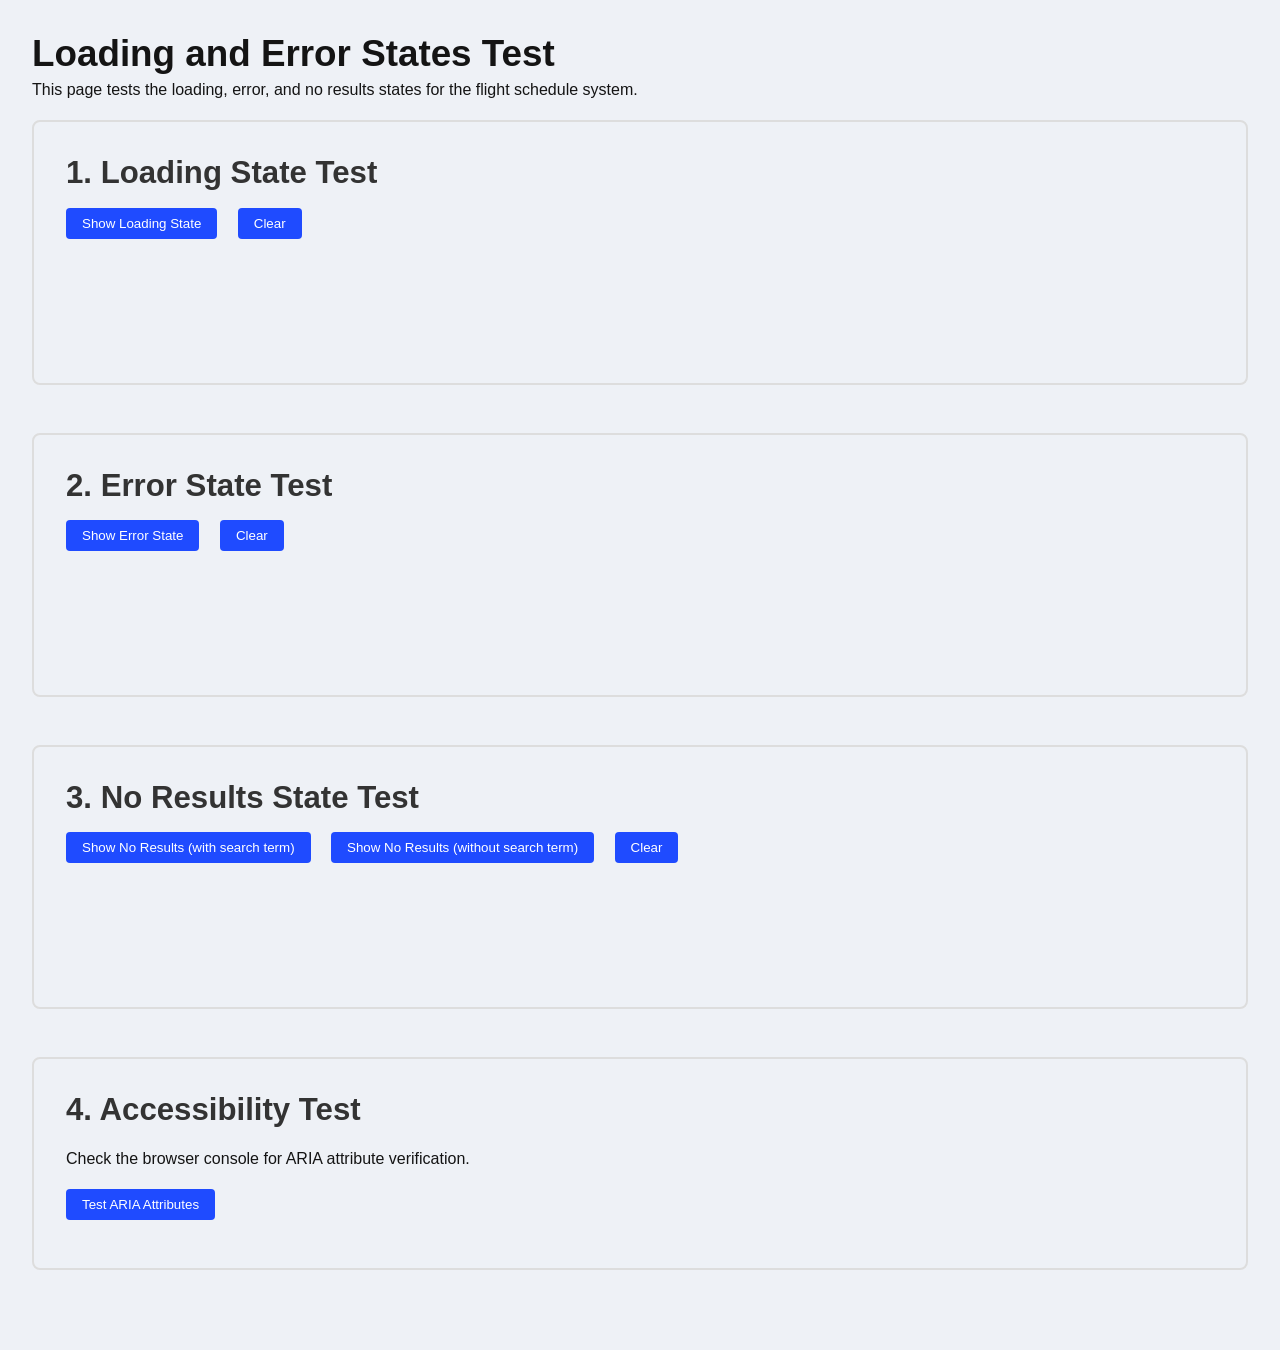
<file: flight-ticket/test-states.html>
<!DOCTYPE html>
<html lang="en">
<head>
    <meta charset="UTF-8">
    <meta name="viewport" content="width=device-width, initial-scale=1.0">
    <title>Test Loading and Error States</title>
    <link rel="stylesheet" href="css/base.css">
    <link rel="stylesheet" href="css/layout.css">
    <link rel="stylesheet" href="css/components.css">
    <style>
        body {
            padding: 2rem;
        }
        .test-section {
            margin-bottom: 3rem;
            border: 2px solid #ddd;
            padding: 2rem;
            border-radius: 8px;
        }
        .test-section h2 {
            margin-bottom: 1rem;
            color: #333;
        }
        .test-controls {
            margin-bottom: 1rem;
        }
        .test-controls button {
            margin-right: 1rem;
            padding: 0.5rem 1rem;
            background: #1f4bff;
            color: white;
            border: none;
            border-radius: 4px;
            cursor: pointer;
        }
        .test-controls button:hover {
            background: #1a3dd9;
        }
    </style>
</head>
<body>
    <h1>Loading and Error States Test</h1>
    <p>This page tests the loading, error, and no results states for the flight schedule system.</p>

    <!-- Test Loading State -->
    <div class="test-section">
        <h2>1. Loading State Test</h2>
        <div class="test-controls">
            <button onclick="showLoadingState()">Show Loading State</button>
            <button onclick="clearTestArea('loading-test')">Clear</button>
        </div>
        <div id="loading-test" class="card-grid"></div>
    </div>

    <!-- Test Error State -->
    <div class="test-section">
        <h2>2. Error State Test</h2>
        <div class="test-controls">
            <button onclick="showErrorState()">Show Error State</button>
            <button onclick="clearTestArea('error-test')">Clear</button>
        </div>
        <div id="error-test" class="card-grid"></div>
    </div>

    <!-- Test No Results State -->
    <div class="test-section">
        <h2>3. No Results State Test</h2>
        <div class="test-controls">
            <button onclick="showNoResultsWithSearch()">Show No Results (with search term)</button>
            <button onclick="showNoResultsWithoutSearch()">Show No Results (without search term)</button>
            <button onclick="clearTestArea('no-results-test')">Clear</button>
        </div>
        <div id="no-results-test" class="card-grid"></div>
    </div>

    <!-- Test ARIA Attributes -->
    <div class="test-section">
        <h2>4. Accessibility Test</h2>
        <p>Check the browser console for ARIA attribute verification.</p>
        <div class="test-controls">
            <button onclick="testAccessibility()">Test ARIA Attributes</button>
        </div>
        <div id="aria-test-results"></div>
    </div>

    <!-- Include JavaScript modules -->
    <script src="js/utils.js"></script>
    <script src="js/ui-components.js"></script>

    <script>
        // Test functions
        function showLoadingState() {
            const container = document.getElementById('loading-test');
            container.innerHTML = renderLoadingState();
        }

        function showErrorState() {
            const container = document.getElementById('error-test');
            container.innerHTML = renderErrorState('We\'re having trouble loading flight information. Please try again.');
        }

        function showNoResultsWithSearch() {
            const container = document.getElementById('no-results-test');
            container.innerHTML = renderNoResults('Tokyo');
        }

        function showNoResultsWithoutSearch() {
            const container = document.getElementById('no-results-test');
            container.innerHTML = renderNoResults('');
        }

        function clearTestArea(id) {
            const container = document.getElementById(id);
            container.innerHTML = '';
        }

        function clearSearchFromNoResults() {
            alert('Clear search button clicked! In the real app, this would clear the search input.');
        }

        function testAccessibility() {
            const results = document.getElementById('aria-test-results');
            let report = '<h3>ARIA Attribute Test Results:</h3><ul>';

            // Test loading state
            const loadingHTML = renderLoadingState();
            const loadingDiv = document.createElement('div');
            loadingDiv.innerHTML = loadingHTML;
            
            const loadingContainer = loadingDiv.querySelector('.loading-container');
            report += '<li><strong>Loading State:</strong>';
            report += loadingContainer.getAttribute('role') === 'status' ? ' ✓ Has role="status"' : ' ✗ Missing role="status"';
            report += loadingContainer.getAttribute('aria-live') === 'polite' ? ' ✓ Has aria-live="polite"' : ' ✗ Missing aria-live="polite"';
            report += '</li>';

            // Test error state
            const errorHTML = renderErrorState('Test error');
            const errorDiv = document.createElement('div');
            errorDiv.innerHTML = errorHTML;
            
            const errorContainer = errorDiv.querySelector('.error-container');
            report += '<li><strong>Error State:</strong>';
            report += errorContainer.getAttribute('role') === 'alert' ? ' ✓ Has role="alert"' : ' ✗ Missing role="alert"';
            
            const retryButton = errorDiv.querySelector('.retry-button');
            report += retryButton ? ' ✓ Has retry button' : ' ✗ Missing retry button';
            report += '</li>';

            // Test no results state
            const noResultsHTML = renderNoResults('test');
            const noResultsDiv = document.createElement('div');
            noResultsDiv.innerHTML = noResultsHTML;
            
            const noResultsContainer = noResultsDiv.querySelector('.no-results');
            report += '<li><strong>No Results State:</strong>';
            report += noResultsContainer.getAttribute('role') === 'status' ? ' ✓ Has role="status"' : ' ✗ Missing role="status"';
            
            const clearButton = noResultsDiv.querySelector('button');
            report += clearButton ? ' ✓ Has clear search button' : ' ✗ Missing clear search button';
            report += '</li>';

            report += '</ul>';
            results.innerHTML = report;

            console.log('=== ARIA Accessibility Test ===');
            console.log('Loading State HTML:', loadingHTML);
            console.log('Error State HTML:', errorHTML);
            console.log('No Results State HTML:', noResultsHTML);
        }

        // Auto-run accessibility test on page load
        window.addEventListener('load', () => {
            console.log('Test page loaded. Click buttons to test different states.');
        });
    </script>
</body>
</html>
</file>
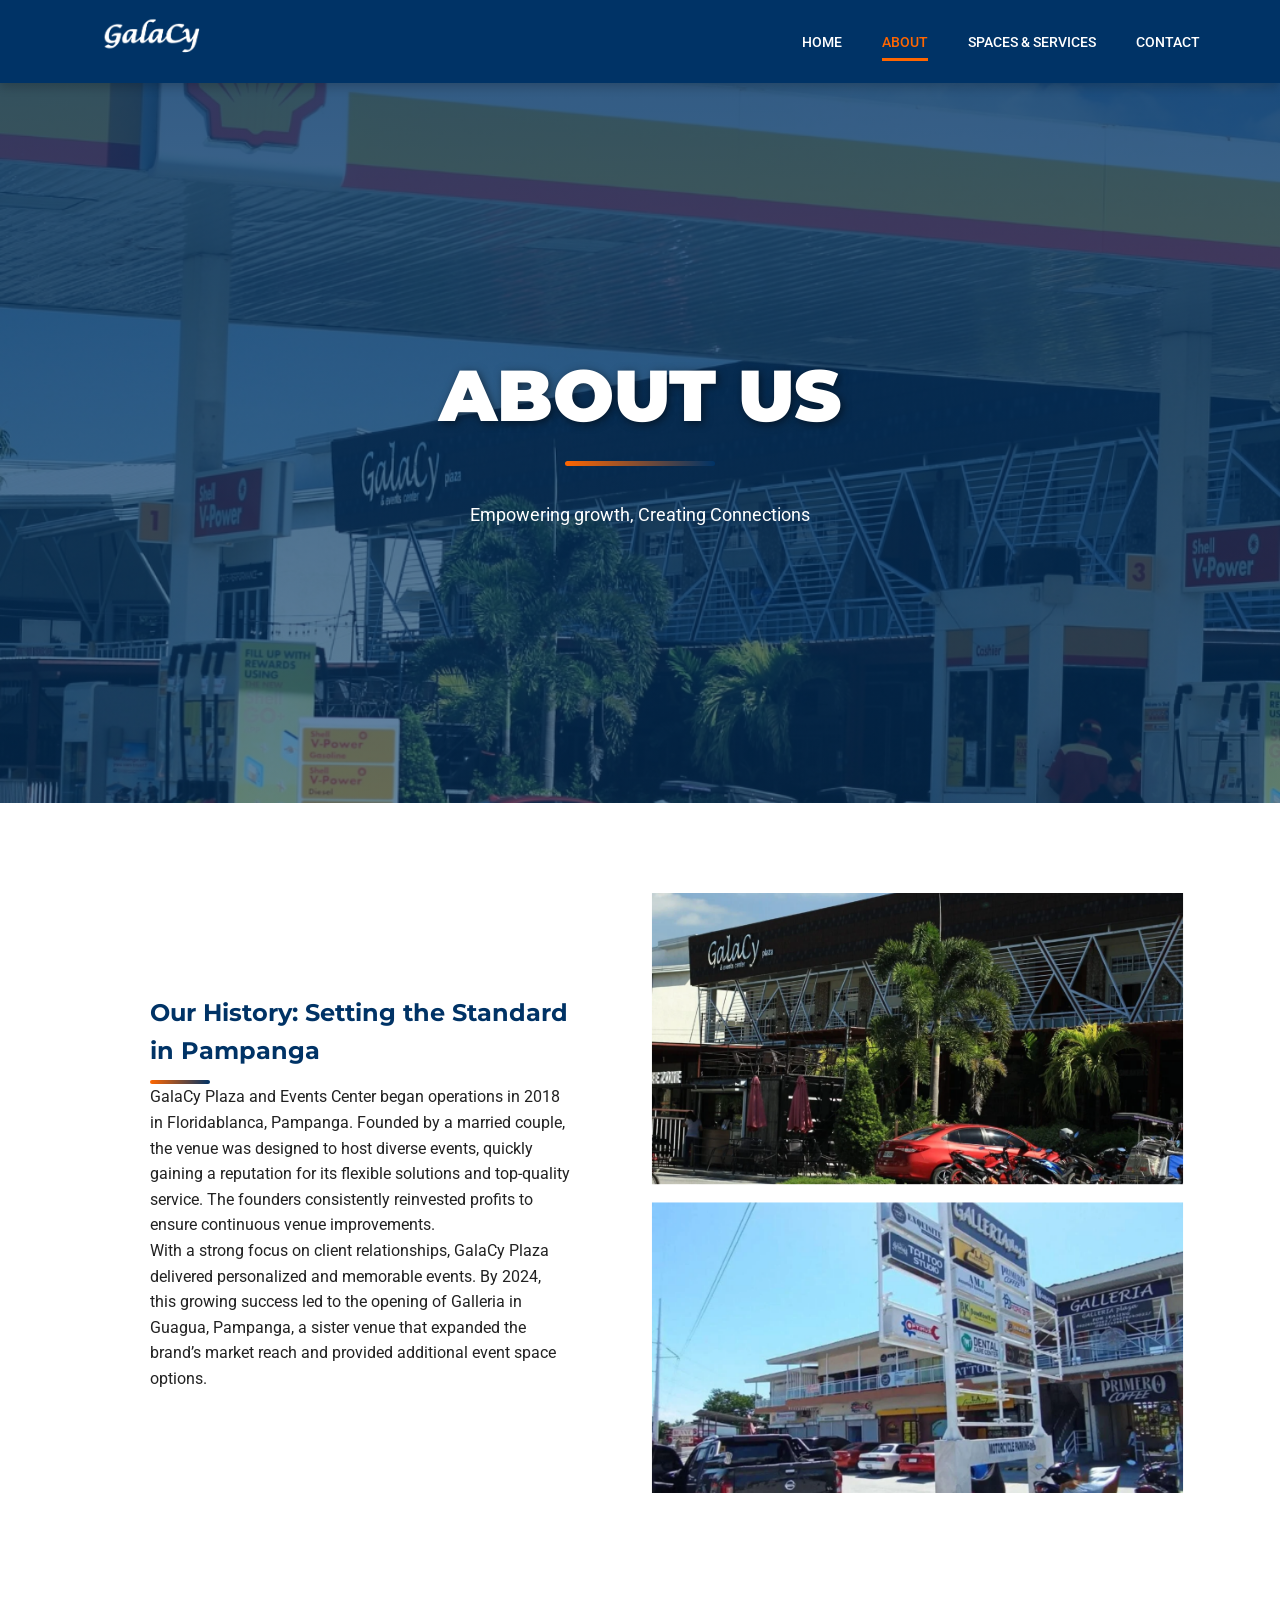
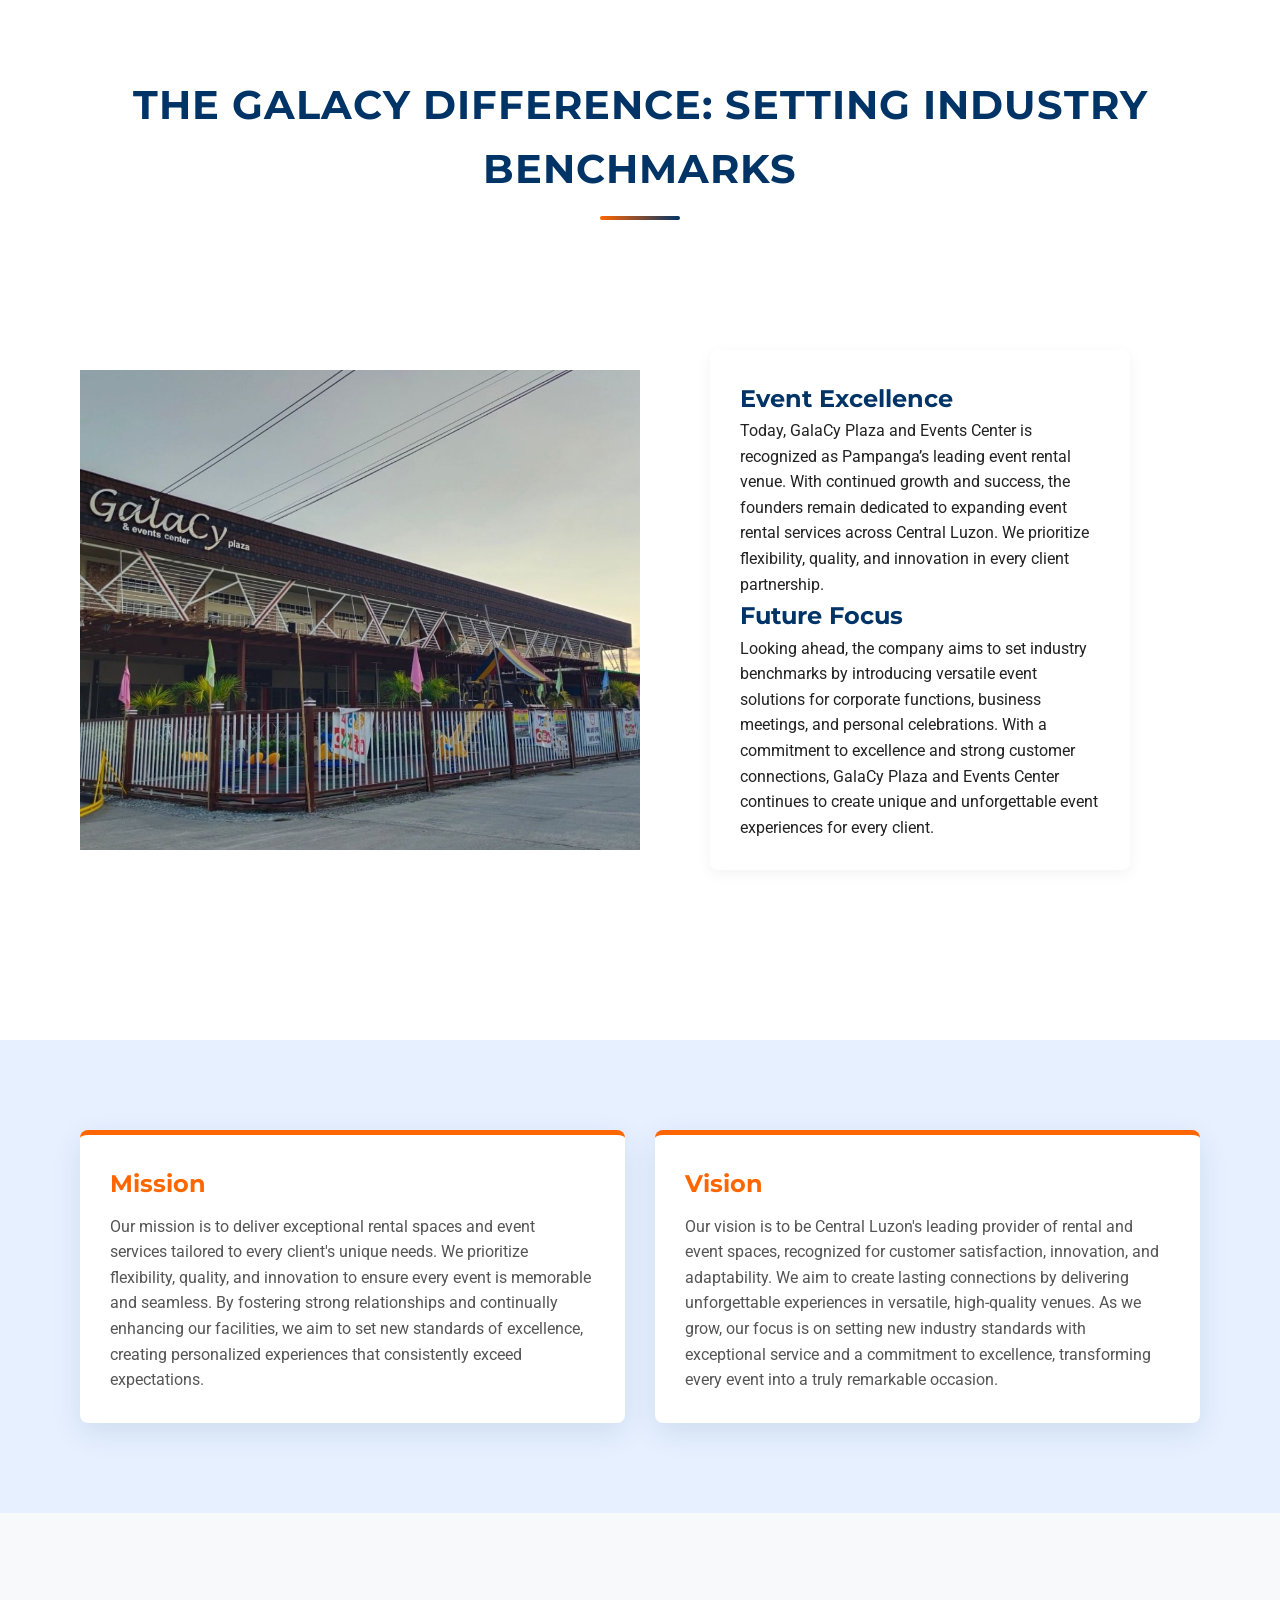
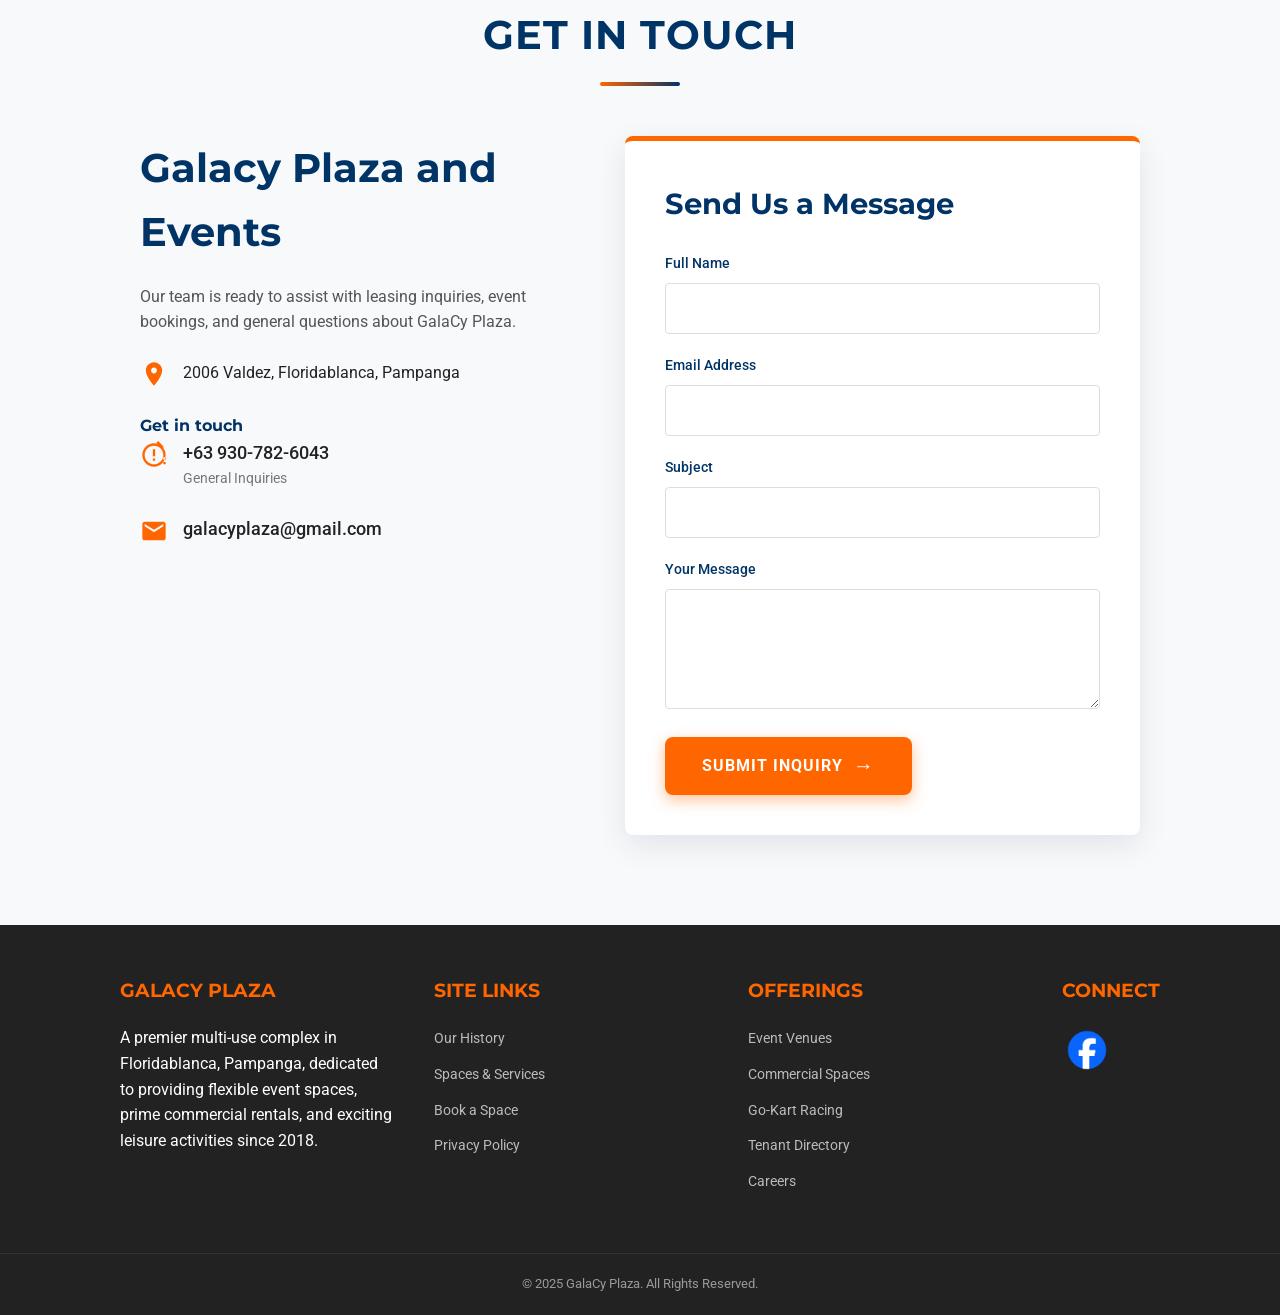
<file: IWEB---Final-Project-main/about.html>
<!DOCTYPE html>
<html lang="en">
<head>
    <meta charset="UTF-8" />
    <meta name="viewport" content="width=device-width, initial-scale=1.0" />
    <title>About | GalaCy Plaza & Events Center</title>
    <link href="https://fonts.googleapis.com/css2?family=Montserrat:wght@400;700;900&family=Roboto:wght@300;400;500;700&display=swap" rel="stylesheet">
    <link rel="stylesheet" href="style.css" />
</head>
<body>

    <header>
        <div class="logo">
            <a href="index.html">
                <img src="galacylogo.png" alt="GalaCy Plaza Logo" />
            </a>
        </div>

        <nav id="main-nav">
            <ul>
                <li><a href="index.html" class="nav-link">Home</a></li>
                <li><a href="about.html" class="nav-link active" aria-current="page">About</a></li>
                <li><a href="services.html" class="nav-link">Spaces & Services</a></li>
                <li><a href="contact.html" class="nav-link">Contact</a></li>
            </ul>
        </nav>

        <button class="menu-toggle" id="menu-toggle" aria-controls="main-nav" aria-expanded="false" aria-label="Toggle navigation">
            <span class="bar"></span>
            <span class="bar"></span>
            <span class="bar"></span>
        </button>
    </header>

    <section class="page-hero">
        <div class="hero-content">
            <h1>ABOUT US</h1>
            <div class="underline"></div>
            <p>Empowering growth, Creating Connections</p>
        </div>
    </section>

    <section class="history section-split section-padding">
        <div class="history-text split-content">
            <h2>
                Our History: Setting the Standard in Pampanga
            </h2>

            <p>
                GalaCy Plaza and Events Center began operations in 2018 in Floridablanca, Pampanga. Founded by a married couple, the venue was designed to host diverse events, quickly gaining a reputation for its flexible solutions and top-quality service. The founders consistently reinvested profits to ensure continuous venue improvements.
            </p>

            <p>
                With a strong focus on client relationships, GalaCy Plaza delivered personalized and memorable events. By 2024, this growing success led to the opening of Galleria in Guagua, Pampanga, a sister venue that expanded the brand’s market reach and provided additional event space options.
            </p>
        </div>
        <div class="history-image split-image-container">
            <img src="abtt.png" alt="GalaCy Plaza History" />
        </div>
    </section>

    <section class="redefining-spaces section-padding">
        <h2 class="section-title">The GalaCy Difference: Setting Industry Benchmarks</h2>
        
        <div class="section-split">
            
            <div class="split-image-container">
                <img src="5.jpg" alt="Modern event space" /> 
            </div>

            <div class="split-content">
                <div class="split-content-card">
                    <div>
                        <h3>Event Excellence</h3>
                        <p>
                            Today, GalaCy Plaza and Events Center is recognized as Pampanga’s leading event rental venue. With continued growth and success, the founders remain dedicated to expanding event rental services across Central Luzon. We prioritize flexibility, quality, and innovation in every client partnership.
                        </p>
                    </div>
                    
                    <div>
                        <h3>Future Focus</h3>
                        <p>
                            Looking ahead, the company aims to set industry benchmarks by introducing versatile event solutions for corporate functions, business meetings, and personal celebrations. With a commitment to excellence and strong customer connections, GalaCy Plaza and Events Center continues to create unique and unforgettable event experiences for every client.
                        </p>
                    </div>
                </div>
            </div>

        </div>
    </section>

    <section class="mv-section section-padding">
        <div class="mv-container">
            <div class="mv-card">
                <h3 class="card-title">Mission</h3>
                <p>
                    Our mission is to deliver exceptional rental spaces and
                    event services tailored to every client's unique needs. We
                    prioritize flexibility, quality, and innovation to ensure
                    every event is memorable and seamless. By fostering
                    strong relationships and continually enhancing our
                    facilities, we aim to set new standards of excellence,
                    creating personalized experiences that consistently
                    exceed expectations.
                </p>
            </div>
            <div class="mv-card">
                <h3 class="card-title">Vision</h3>
                <p>
                    Our vision is to be Central Luzon's leading provider of
                    rental and event spaces, recognized for customer
                    satisfaction, innovation, and adaptability. We aim to
                    create lasting connections by delivering unforgettable
                    experiences in versatile, high-quality venues. As we grow,
                    our focus is on setting new industry standards with
                    exceptional service and a commitment to excellence,
                    transforming every event into a truly remarkable
                    occasion.
                </p>
            </div>
        </div>
    </section>

    <section id="contact" class="contact-page-section">
        <h2 class="section-title">Get in Touch</h2>
        <div class="contact-layout">
            
            <div class="contact-info-block">
                <h2>Galacy Plaza and Events</h2>
                <p>
                    Our team is ready to assist with leasing inquiries, event bookings, and general questions about GalaCy Plaza.
                </p>
                
                <div style="margin-bottom: 25px;">
                    <div style="display: flex; align-items: flex-start; margin-bottom: 5px;">
                        <svg viewBox="0 0 24 24" fill="currentColor" xmlns="http://www.w3.org/2000/svg" style="width: 28px; height: 28px; color: var(--color-orange); margin-right: 15px; flex-shrink: 0;"><path d="M12 2C8.13 2 5 5.13 5 9c0 5.25 7 13 7 13s7-7.75 7-13c0-3.87-3.13-7-7-7zm0 9.5c-1.38 0-2.5-1.12-2.5-2.5S10.62 6.5 12 6.5s2.5 1.12 2.5 2.5-1.12 2.5-2.5 2.5z"/></svg>
                        <span>
                            2006 Valdez, Floridablanca, Pampanga
                        </span>
                    </div>
                </div>

                <h4>Get in touch</h4>
                <ul>
                    <li>
                        <svg viewBox="0 0 24 24" fill="currentColor" xmlns="http://www.w3.org/2000/svg"><path d="M20 4.41L15.59 0 14 1.59 18.41 6H20V4.41zM20 18h2v2h-2v-2zm0-4h2v2h-2v-2zm-8-12C6.48 2 2 6.48 2 12s4.48 10 10 10 10-4.48 10-10C22 6.48 17.52 2 12 2zm0 18c-4.41 0-8-3.59-8-8s3.59-8 8-8 8 3.59 8 8-3.59 8-8 8zM11 7h2v6h-2V7zm0 8h2v2h-2v-2z"/></svg>
                        <div>
                            <a href="tel:+639307826043">+63 930-782-6043</a>
                            <span style="display: block; font-size: 0.9rem; color: #777;">General Inquiries</span>
                        </div>
                    </li>
                    <li>
                        <svg viewBox="0 0 24 24" fill="currentColor" xmlns="http://www.w3.org/2000/svg"><path d="M20 4H4c-1.1 0-1.99.9-1.99 2L2 18c0 1.1.9 2 2 2h16c1.1 0 2-.9 2-2V6c0-1.1-.9-2-2-2zm0 4l-8 5-8-5V6l8 5 8-5v2z"/></svg>
                        <a href="mailto:galacyplaza@gmail.com">galacyplaza@gmail.com</a>
                    </li>
                </ul>
            </div>
            
            <form class="contact-form" id="contact-form" action="#" method="POST">
                <h4>Send Us a Message</h4>
                <div class="form-group">
                    <label for="name">Full Name</label>
                    <input type="text" id="name" name="name" class="input-field" required>
                </div>
                <div class="form-group">
                    <label for="email">Email Address</label>
                    <input type="email" id="email" name="email" class="input-field" required>
                </div>
                <div class="form-group">
                    <label for="subject">Subject</label>
                    <input type="text" id="subject" name="subject" class="input-field" required>
                </div>
                <div class="form-group">
                    <label for="message">Your Message</label>
                    <textarea id="message" name="message" class="textarea-field" required></textarea>
                </div>
                <button type="submit" class="primary-btn">
                    Submit Inquiry <span class="btn-icon" aria-hidden="true">→</span>
                </button>
            </form>
        </div>
    </section>

    <footer>
        <div class="footer-top">
            <div class="footer-col footer-about">
                <h4>GalaCy Plaza</h4>
                <p>
                    A premier multi-use complex in Floridablanca, Pampanga, dedicated to providing flexible event spaces, prime commercial rentals, and exciting leisure activities since 2018.
                </p>
            </div>

            <div class="footer-col footer-links">
                <h4>Site Links</h4>
                <ul>
                    <li><a href="about.html">Our History</a></li>
                    <li><a href="services.html">Spaces & Services</a></li>
                    <li><a href="contact.html">Book a Space</a></li>
                    <li><a href="#">Privacy Policy</a></li>
                </ul>
            </div>

            <div class="footer-col footer-offerings">
                <h4>Offerings</h4>
                <ul>
                    <li><a href="#experience">Event Venues</a></li>
                    <li><a href="#experience">Commercial Spaces</a></li>
                    <li><a href="#experience">Go-Kart Racing</a></li>
                    <li><a href="#">Tenant Directory</a></li>
                    <li><a href="#">Careers</a></li>
                </ul>
            </div>

            <div class="footer-social">
                <h4>Connect</h4>
                <div class="social-icons">
                    <a href="https://www.facebook.com/galacyplaza" aria-label="Facebook Page"><img src="fb.png" alt="Facebook icon"></a>
                </div>
            </div>
        </div>

        <div class="footer-bottom">
            <p>© 2025 GalaCy Plaza. All Rights Reserved.</p>
        </div>
    </footer>
    
    <script>
    document.getElementById('menu-toggle').onclick = function() {
        const nav = document.getElementById('main-nav');
        nav.classList.toggle('show'); 
        let expanded = this.getAttribute('aria-expanded') === 'true' || false;
        this.setAttribute('aria-expanded', !expanded);
    };

    document.querySelectorAll('.nav-link').forEach(link => {
        link.addEventListener('click', () => {
            const nav = document.getElementById('main-nav');
            if (nav.classList.contains('show')) { 
                nav.classList.remove('show'); 
                document.getElementById('menu-toggle').setAttribute('aria-expanded', 'false');
            }
        });
    });
</script>
</body>
</html>
</file>
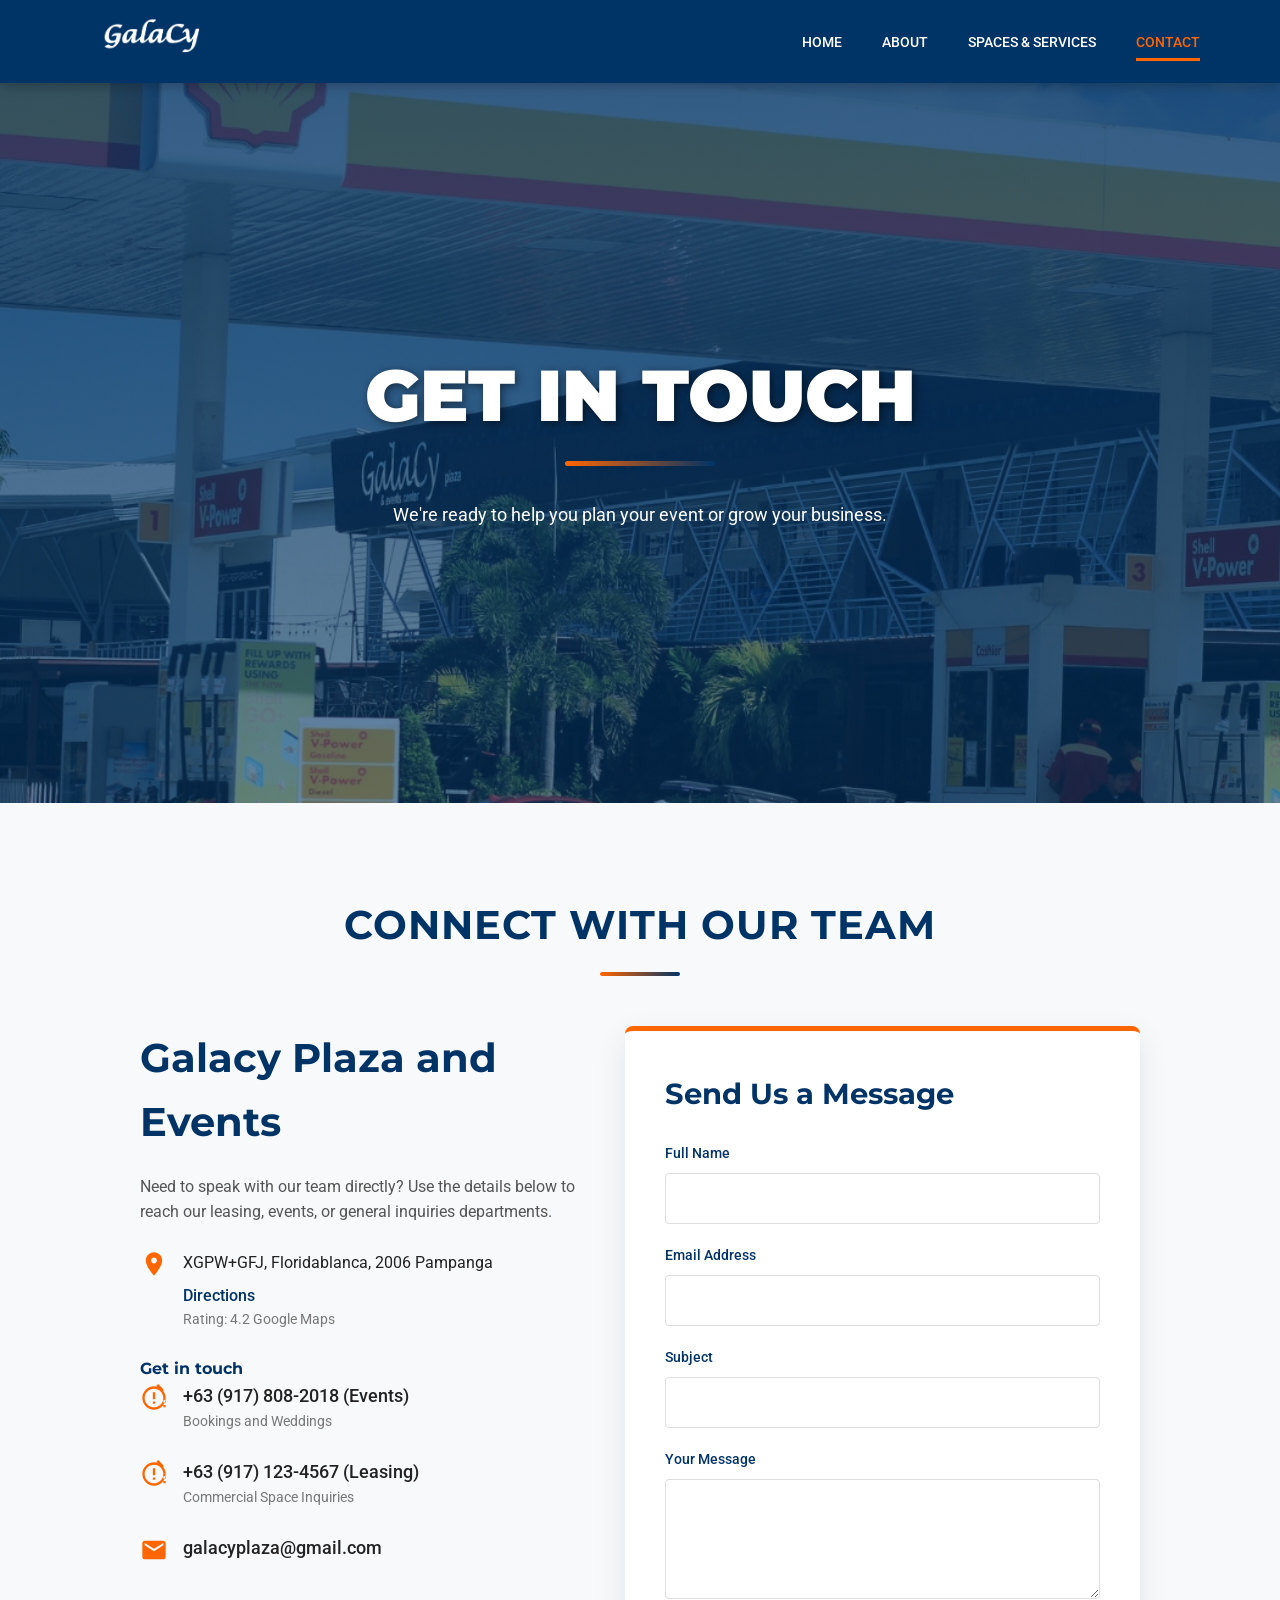
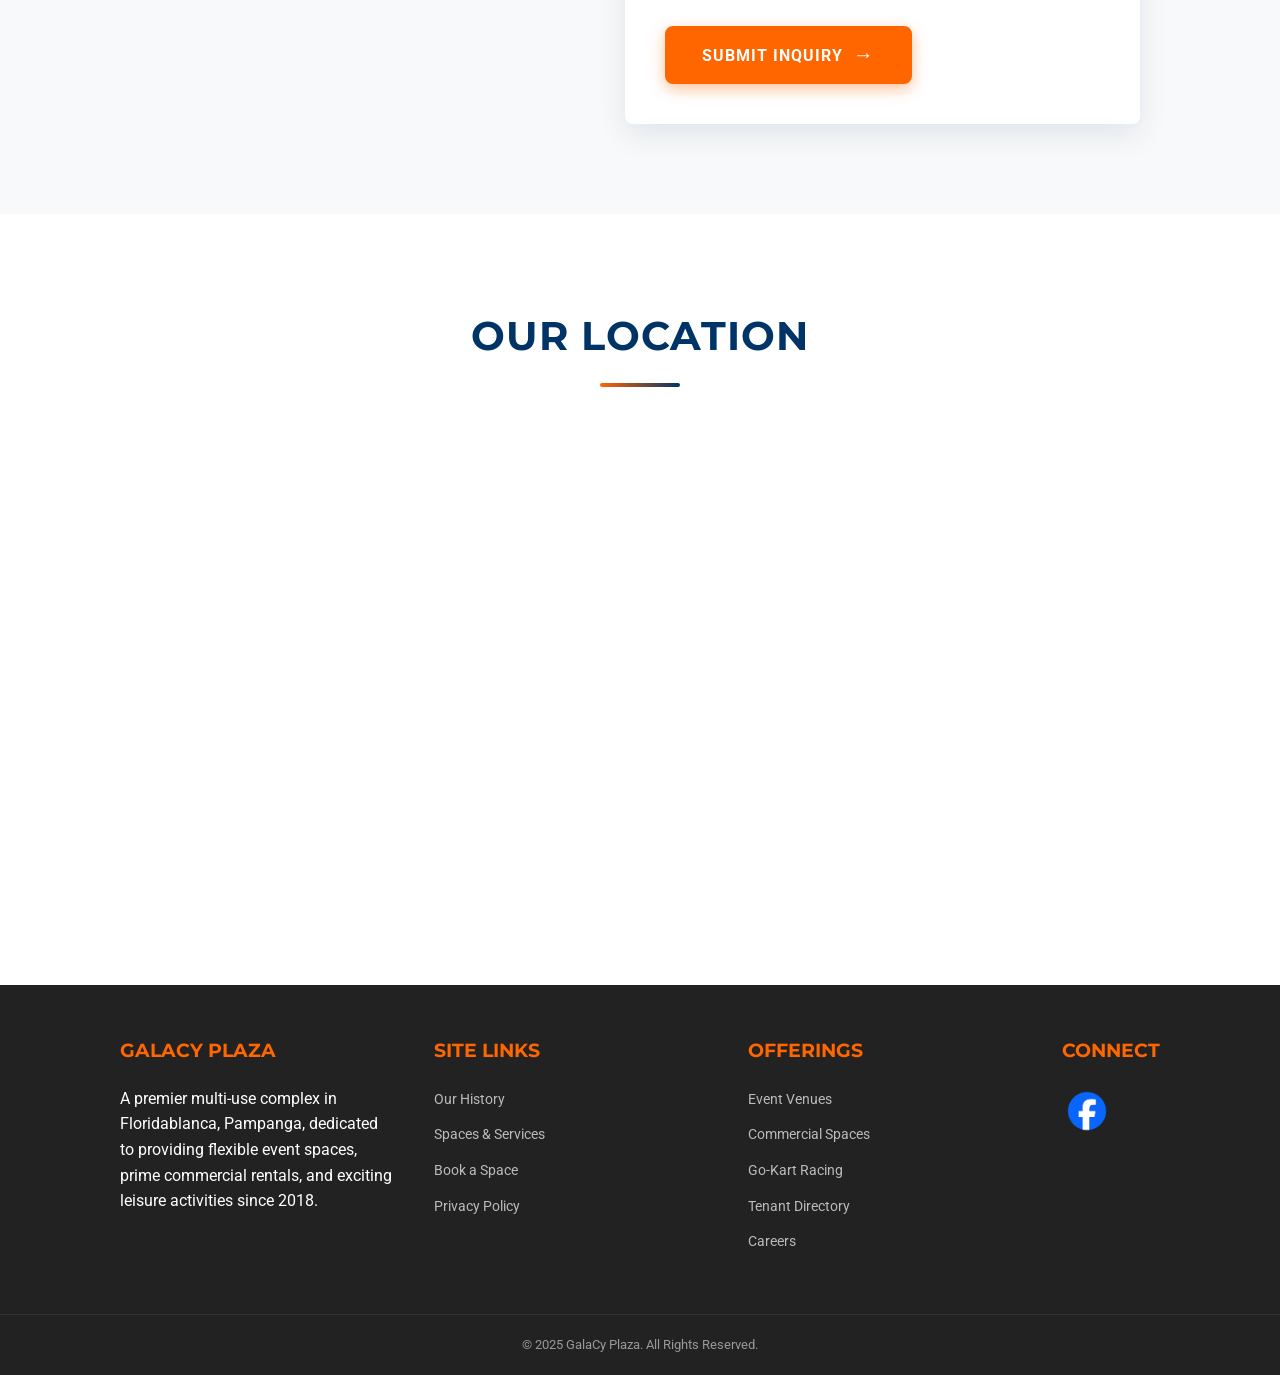
<file: IWEB---Final-Project-main/contact.html>
<!DOCTYPE html>
<html lang="en">
<head>
    <meta charset="UTF-8" />
    <meta name="viewport" content="width=device-width, initial-scale=1.0" />
    <title>Contact | GalaCy Plaza & Events Center</title>
    <link href="https://fonts.googleapis.com/css2?family=Montserrat:wght@400;700;900&family=Roboto:wght@300;400;500;700&display=swap" rel="stylesheet">
    <link rel="stylesheet" href="style.css" />
</head>
<body>

    <header>
        <div class="logo">
            <a href="index.html">
                <img src="galacylogo.png" alt="GalaCy Plaza Logo" />
            </a>
        </div>

        <nav id="main-nav">
            <ul>
                <li><a href="index.html" class="nav-link">Home</a></li>
                <li><a href="about.html" class="nav-link">About</a></li>
                <li><a href="services.html" class="nav-link">Spaces & Services</a></li>
                <li><a href="contact.html" class="nav-link active" aria-current="page">Contact</a></li>
            </ul>
        </nav>

        <button class="menu-toggle" id="menu-toggle" aria-controls="main-nav" aria-expanded="false" aria-label="Toggle navigation">
            <span class="bar"></span>
            <span class="bar"></span>
            <span class="bar"></span>
        </button>
    </header>

    <main>
        <section class="page-hero">
            <div class="hero-content">
                <h1>GET IN TOUCH</h1>
                <div class="underline"></div>
                <p>We're ready to help you plan your event or grow your business.</p>
            </div>
        </section>

        <section class="contact-page-section">
            <h2 class="section-title">CONNECT WITH OUR TEAM</h2>
            <div class="contact-layout">
                
                <div class="contact-info-block">
                    <h2>Galacy Plaza and Events</h2>
                    <p>
                        Need to speak with our team directly? Use the details below to reach our leasing, events, or general inquiries departments.
                    </p>
                    
                    <div style="margin-bottom: 25px;">
                        <div style="display: flex; align-items: flex-start; margin-bottom: 5px;">
                            <svg viewBox="0 0 24 24" fill="currentColor" xmlns="http://www.w3.org/2000/svg" style="width: 28px; height: 28px; color: var(--color-orange); margin-right: 15px; flex-shrink: 0;"><path d="M12 2C8.13 2 5 5.13 5 9c0 5.25 7 13 7 13s7-7.75 7-13c0-3.87-3.13-7-7-7zm0 9.5c-1.38 0-2.5-1.12-2.5-2.5S10.62 6.5 12 6.5s2.5 1.12 2.5 2.5-1.12 2.5-2.5 2.5z"/></svg>
                            <span>
                                XGPW+GFJ, Floridablanca, 2006 Pampanga
                            </span>
                        </div>
                        <div style="padding-left: 43px;">
                            <a href="https://maps.app.goo.gl/example-link" target="_blank" style="color: var(--color-sapphire); font-weight: 500;">Directions</a>
                            <span style="display: block; font-size: 0.9rem; color: #777;">Rating: 4.2 Google Maps</span>
                        </div>
                    </div>

                    <h4>Get in touch</h4>
                    <ul>
                        <li>
                            <svg viewBox="0 0 24 24" fill="currentColor" xmlns="http://www.w3.org/2000/svg"><path d="M20 4.41L15.59 0 14 1.59 18.41 6H20V4.41zM20 18h2v2h-2v-2zm0-4h2v2h-2v-2zm-8-12C6.48 2 2 6.48 2 12s4.48 10 10 10 10-4.48 10-10C22 6.48 17.52 2 12 2zm0 18c-4.41 0-8-3.59-8-8s3.59-8 8-8 8 3.59 8 8-3.59 8-8 8zM11 7h2v6h-2V7zm0 8h2v2h-2v-2z"/></svg>
                            <div>
                                <a href="tel:+639178082018">+63 (917) 808-2018 (Events)</a>
                                <span style="display: block; font-size: 0.9rem; color: #777;">Bookings and Weddings</span>
                            </div>
                        </li>
                        <li>
                            <svg viewBox="0 0 24 24" fill="currentColor" xmlns="http://www.w3.org/2000/svg"><path d="M20 4.41L15.59 0 14 1.59 18.41 6H20V4.41zM20 18h2v2h-2v-2zm0-4h2v2h-2v-2zm-8-12C6.48 2 2 6.48 2 12s4.48 10 10 10 10-4.48 10-10C22 6.48 17.52 2 12 2zm0 18c-4.41 0-8-3.59-8-8s3.59-8 8-8 8 3.59 8 8-3.59 8-8 8zM11 7h2v6h-2V7zm0 8h2v2h-2v-2z"/></svg>
                            <div>
                                <a href="tel:+639171234567">+63 (917) 123-4567 (Leasing)</a>
                                <span style="display: block; font-size: 0.9rem; color: #777;">Commercial Space Inquiries</span>
                            </div>
                        </li>
                        <li>
                            <svg viewBox="0 0 24 24" fill="currentColor" xmlns="http://www.w3.org/2000/svg"><path d="M20 4H4c-1.1 0-1.99.9-1.99 2L2 18c0 1.1.9 2 2 2h16c1.1 0 2-.9 2-2V6c0-1.1-.9-2-2-2zm0 4l-8 5-8-5V6l8 5 8-5v2z"/></svg>
                            <a href="mailto:galacyplaza@gmail.com">galacyplaza@gmail.com</a>
                        </li>
                    </ul>
                </div>

                <form class="contact-form" id="contact-form">
                    <h4>Send Us a Message</h4>
                    <div class="form-group">
                        <label for="name">Full Name</label>
                        <input type="text" id="name" name="name" class="input-field" required>
                    </div>
                    <div class="form-group">
                        <label for="email">Email Address</label>
                        <input type="email" id="email" name="email" class="input-field" required>
                    </div>
                    <div class="form-group">
                        <label for="subject">Subject</label>
                        <input type="text" id="subject" name="subject" class="input-field" required>
                    </div>
                    <div class="form-group">
                        <label for="message">Your Message</label>
                        <textarea id="message" name="message" class="textarea-field" required></textarea>
                    </div>
                    <button type="submit" class="primary-btn">
                        Submit Inquiry <span class="btn-icon" aria-hidden="true">→</span>
                    </button>
                </form>
            </div>
        </section>

        <section class="map-section section-padding">
            <h2 class="section-title">OUR LOCATION</h2>
            <div class="map-embed-container">
                <iframe
                    src="https://www.google.com/maps/embed?pb=!1m18!1m12!1m3!1d3856.883711915638!2d120.5513523!3d14.9934251!2m3!1f0!2f0!3f0!3m2!1i1024!2i768!4f13.1!3m3!1m2!1s0x339659b819f79b69%3A0x6b8c9d1a9e88d17b!2sGalaCy%20Plaza%20and%20Events%20Center!5e0!3m2!1sen!2sph!4v1680000000000!5m2!1sen!2sph"
                    width="100%"
                    height="450"
                    style="border:0;"
                    allowfullscreen=""
                    loading="lazy"
                    referrerpolicy="no-referrer-when-downgrade">
                </iframe>
            </div>
        </section>
    </main>

    <footer>
        <div class="footer-top">
            <div class="footer-col footer-about">
                <h4>GalaCy Plaza</h4>
                <p>
                    A premier multi-use complex in Floridablanca, Pampanga, dedicated to providing flexible event spaces, prime commercial rentals, and exciting leisure activities since 2018.
                </p>
            </div>

            <div class="footer-col footer-links">
                <h4>Site Links</h4>
                <ul>
                    <li><a href="about.html">Our History</a></li>
                    <li><a href="services.html">Spaces & Services</a></li>
                    <li><a href="contact.html">Book a Space</a></li>
                    <li><a href="#">Privacy Policy</a></li>
                </ul>
            </div>

            <div class="footer-col footer-offerings">
                <h4>Offerings</h4>
                <ul>
                    <li><a href="#experience">Event Venues</a></li>
                    <li><a href="#experience">Commercial Spaces</a></li>
                    <li><a href="#experience">Go-Kart Racing</a></li>
                    <li><a href="#">Tenant Directory</a></li>
                    <li><a href="#">Careers</a></li>
                </ul>
            </div>

            <div class="footer-social">
                <h4>Connect</h4>
                <div class="social-icons">
                    <a href="https://www.facebook.com/galacyplaza" aria-label="Facebook Page"><img src="fb.png" alt="Facebook icon"></a>
                </div>
            </div>
        </div>

        <div class="footer-bottom">
            <p>© 2025 GalaCy Plaza. All Rights Reserved.</p>
        </div>
    </footer>

    <script>
    document.getElementById('menu-toggle').onclick = function() {
        const nav = document.getElementById('main-nav');
        nav.classList.toggle('show'); 
        let expanded = this.getAttribute('aria-expanded') === 'true' || false;
        this.setAttribute('aria-expanded', !expanded);
    };

    document.querySelectorAll('.nav-link').forEach(link => {
        link.addEventListener('click', () => {
            const nav = document.getElementById('main-nav');
            if (nav.classList.contains('show')) { 
                nav.classList.remove('show'); 
                document.getElementById('menu-toggle').setAttribute('aria-expanded', 'false');
            }
        });
    });
</script>
</body>
</html>
</file>
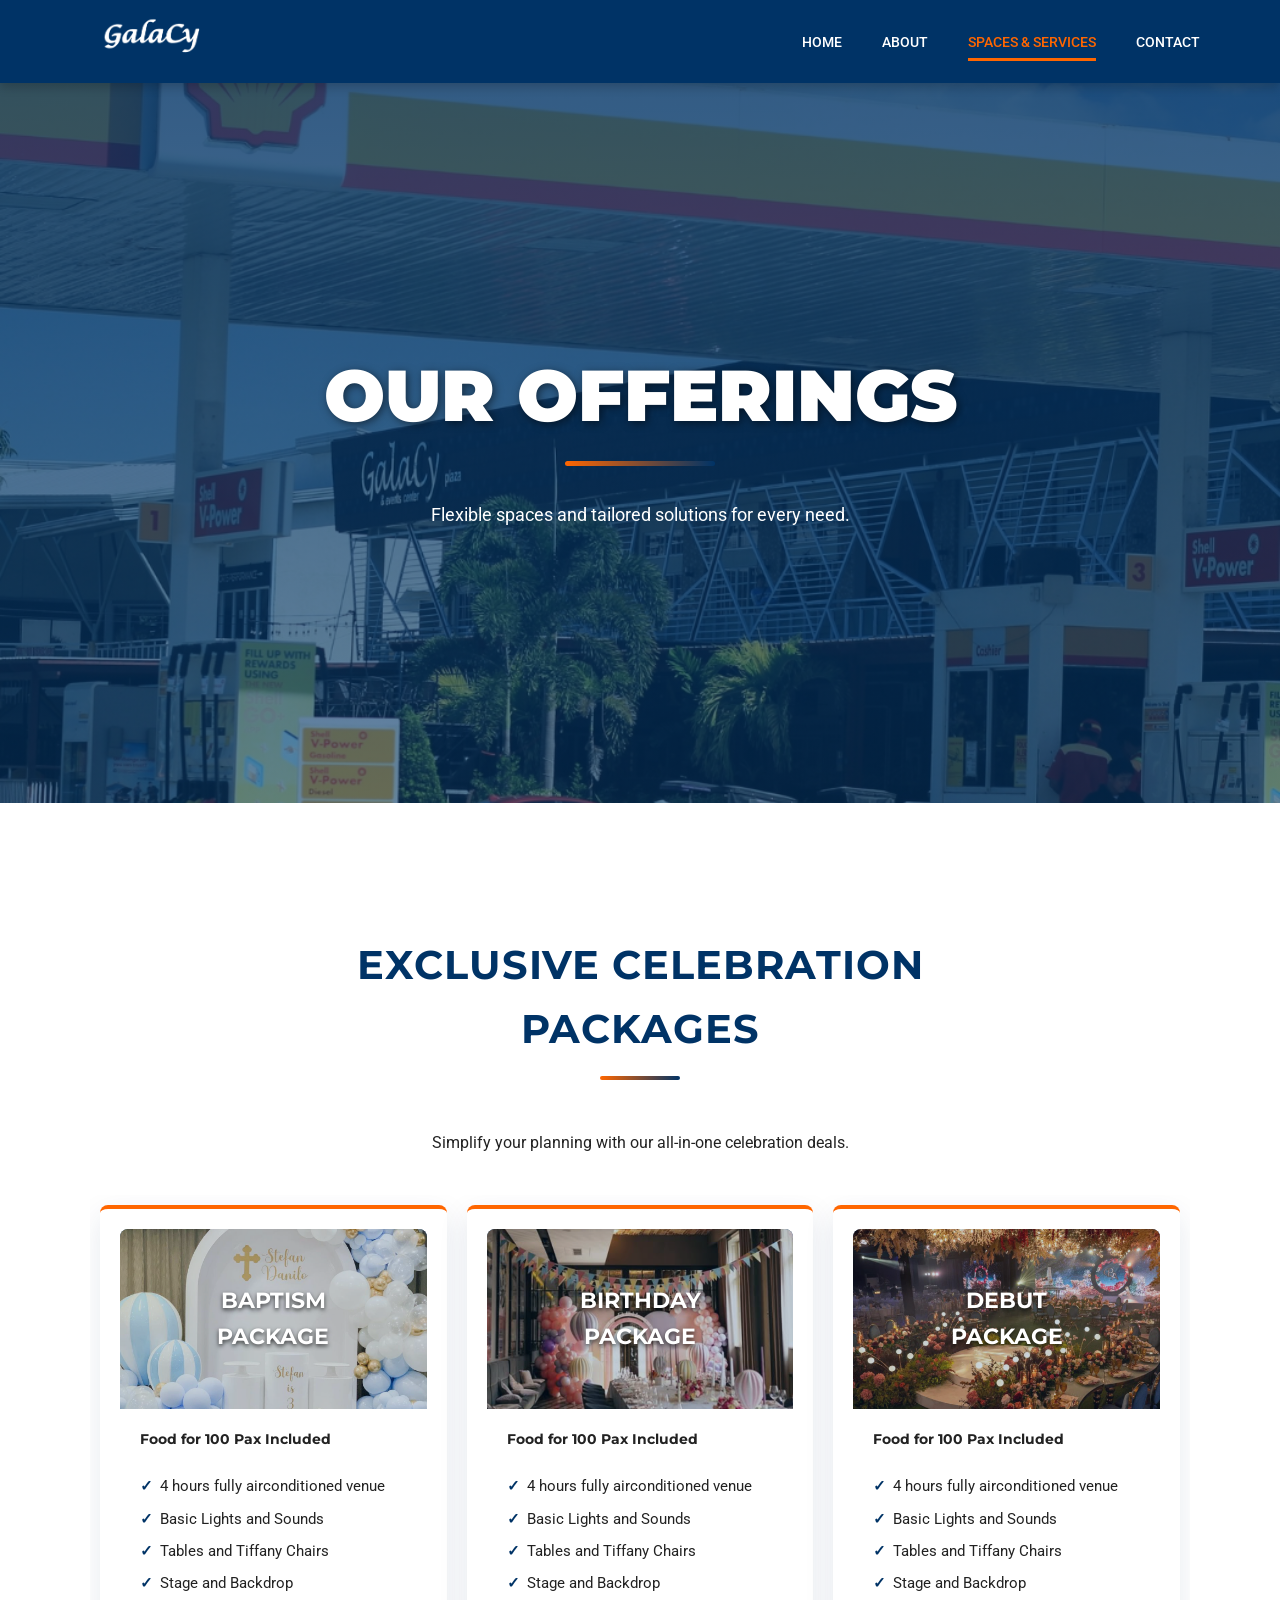
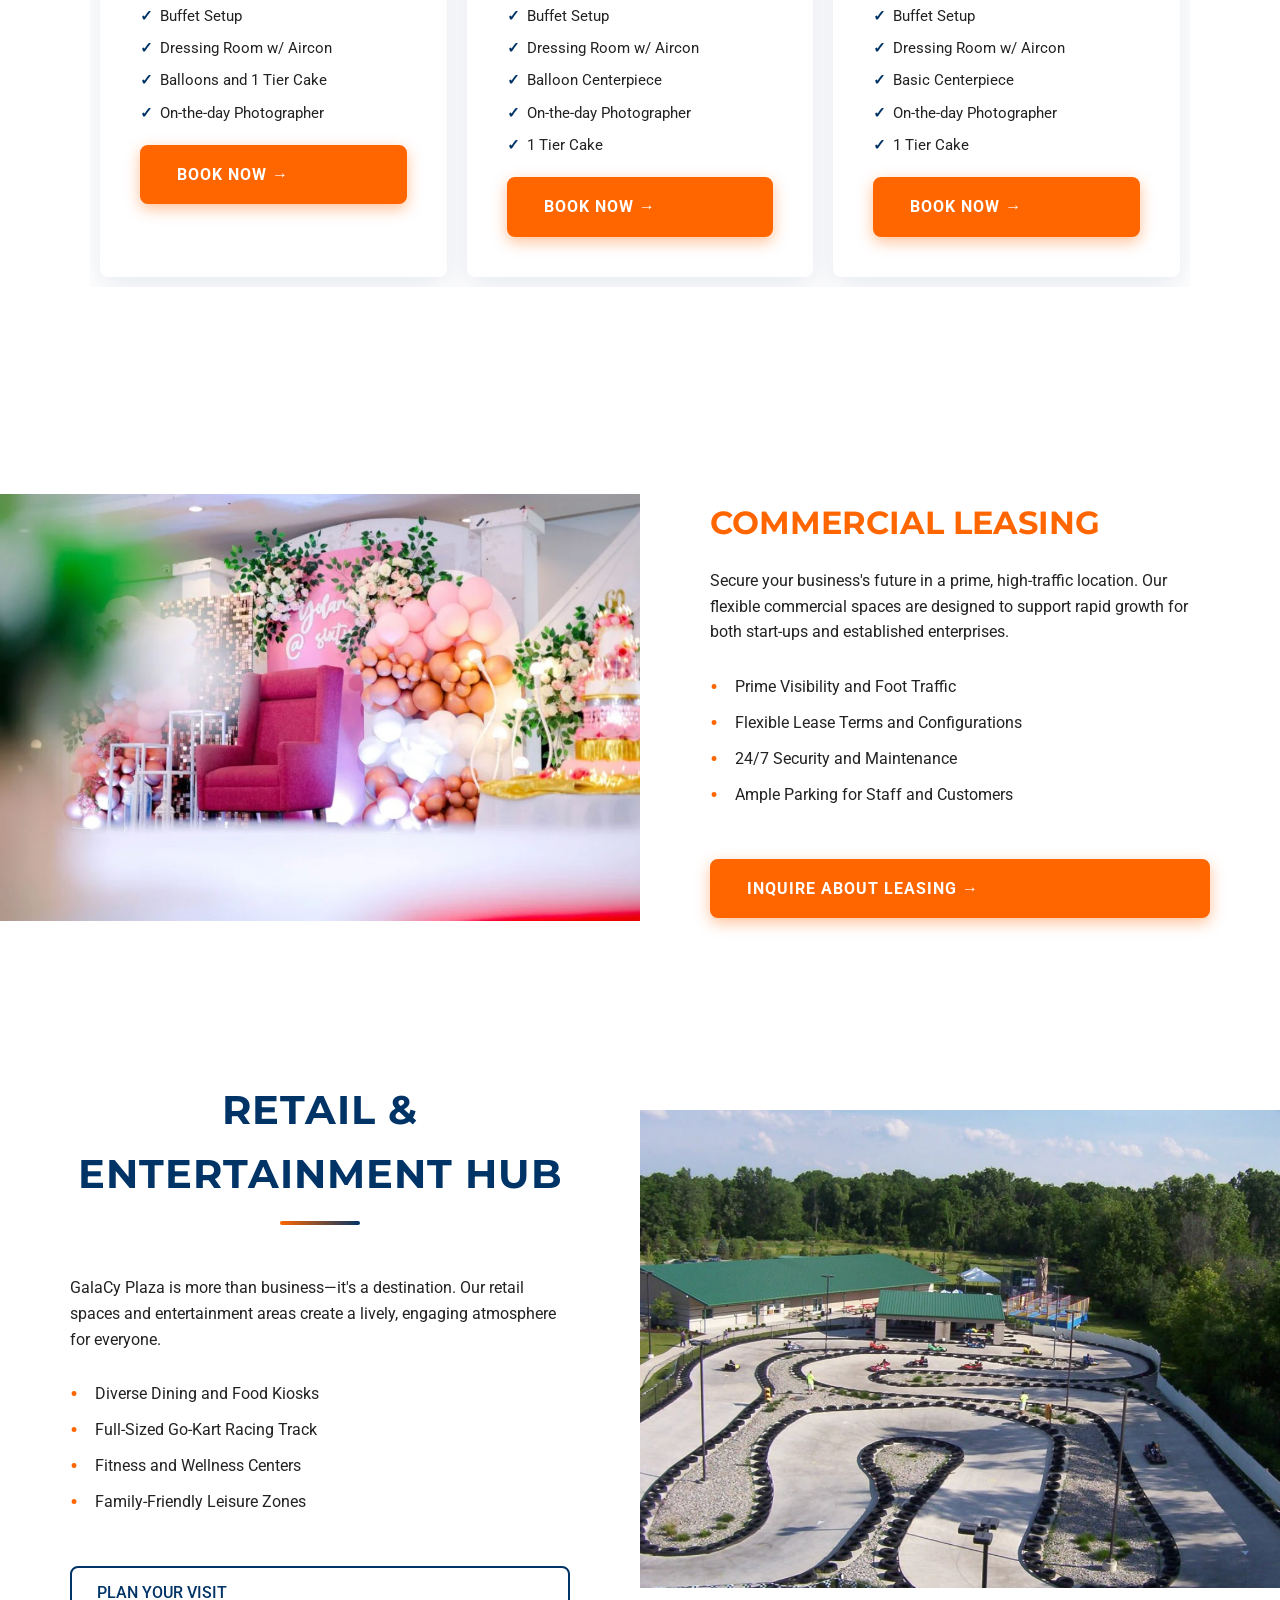
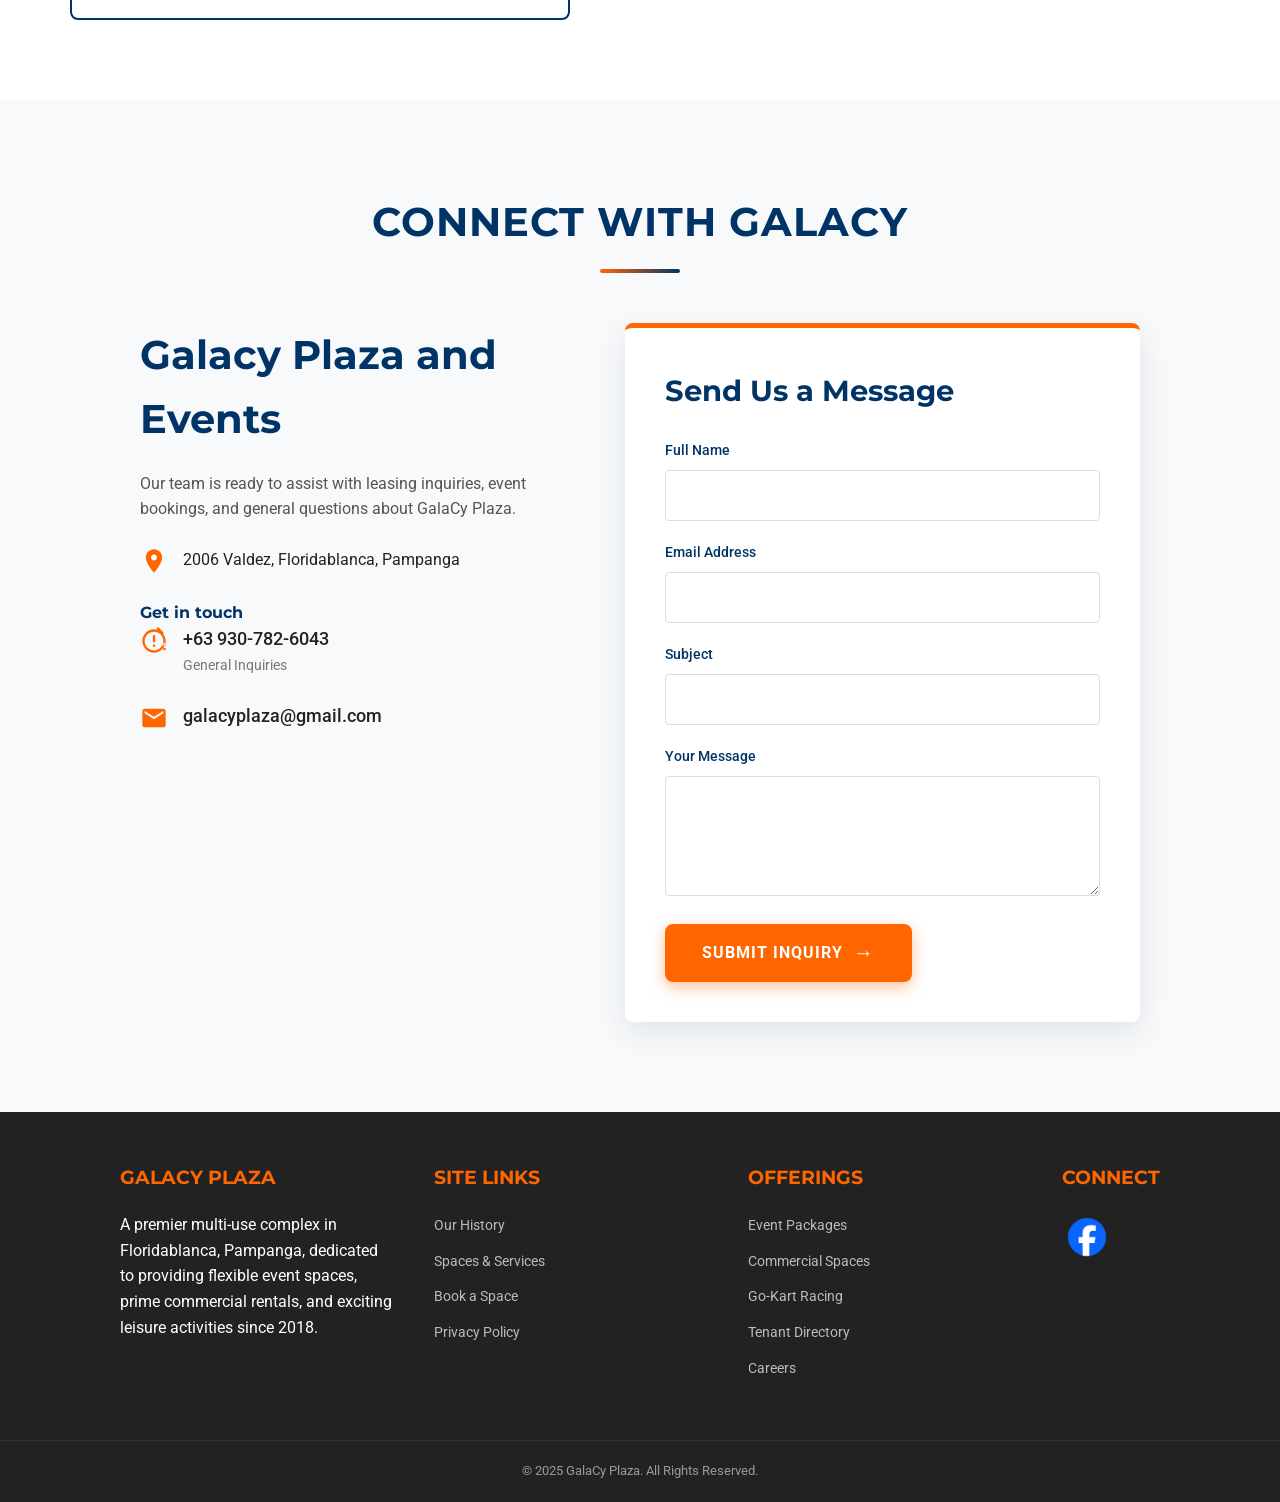
<file: IWEB---Final-Project-main/services.html>
<!DOCTYPE html>
<html lang="en">
<head>
    <meta charset="UTF-8" />
    <meta name="viewport" content="width=device-width, initial-scale=1.0" />
    <title>Spaces & Services | GalaCy Plaza & Events Center</title>
    
    <!-- Fonts (Montserrat for headings, Roboto for body) -->
    <link href="https://fonts.googleapis.com/css2?family=Montserrat:wght@400;700;900&family=Roboto:wght@300;400;500;700&display=swap" rel="stylesheet">
    
    <!-- The link to the external style.css file -->
    <link rel="stylesheet" href="style.css">
    
</head>
<body>

    <!-- HEADER SECTION -->
    <header>
        <div class="logo">
            <a href="index.html">
                <img src="galacylogo.png" alt="GalaCy Plaza Logo" />
            </a>
        </div>

        <nav id="main-nav">
            <ul>
                <li><a href="index.html" class="nav-link">Home</a></li>
                <li><a href="about.html" class="nav-link">About</a></li>
                <li><a href="services.html" class="nav-link active" aria-current="page">Spaces & Services</a></li>
                <li><a href="contact.html" class="nav-link">Contact</a></li>
            </ul>
        </nav>

        <button class="menu-toggle" id="menu-toggle" aria-controls="main-nav" aria-expanded="false" aria-label="Toggle navigation">
            <span class="bar"></span>
            <span class="bar"></span>
            <span class="bar"></span>
        </button>
    </header>

    <section class="page-hero">
        <div class="hero-content">
            <h1>OUR OFFERINGS</h1>
            <div class="underline"></div>
            <p>Flexible spaces and tailored solutions for every need.</p>
        </div>
    </section>

   <!-- EVENT PACKAGES -->
  <section id="event-spaces" class="section-padding">
    <div class="package-header-container">
        <h2 class="section-title">Exclusive Celebration Packages</h2>
        <p class="section-subtitle">Simplify your planning with our all-in-one celebration deals.</p>
    </div>
    <div class="package-deals-container">

      <!-- Baptism -->
      <div class="package-deal-card">
        <div class="package-image-container">
          <img src="baptism.png" alt="Baptism Celebration"
            onerror="this.onerror=null;this.src='https://placehold.co/400x300/003366/ffffff?text=Baptism+Celebration';">
          <h3 class="package-title">Baptism Package</h3>
        </div>
        <div class="package-details">
          <p class="package-pax">Food for 100 Pax Included</p>
          <ul class="package-inclusions">
            <li>4 hours fully airconditioned venue</li>
            <li>Basic Lights and Sounds</li>
            <li>Tables and Tiffany Chairs</li>
            <li>Stage and Backdrop</li>
            <li>Buffet Setup</li>
            <li>Dressing Room w/ Aircon</li>
            <li>Balloons and 1 Tier Cake</li>
            <li>On-the-day Photographer</li>
          </ul>
          <a href="contact.html" class="primary-btn package-cta">Book Now →</a>
        </div>
      </div>

      <!-- Birthday -->
      <div class="package-deal-card">
        <div class="package-image-container">
          <img src="birthday.png" alt="Birthday Celebration"
            onerror="this.onerror=null;this.src='https://placehold.co/400x300/FF6600/ffffff?text=Birthday+Party';">
          <h3 class="package-title">Birthday Package</h3>
        </div>
        <div class="package-details">
          <p class="package-pax">Food for 100 Pax Included</p>
          <ul class="package-inclusions">
            <li>4 hours fully airconditioned venue</li>
            <li>Basic Lights and Sounds</li>
            <li>Tables and Tiffany Chairs</li>
            <li>Stage and Backdrop</li>
            <li>Buffet Setup</li>
            <li>Dressing Room w/ Aircon</li>
            <li>Balloon Centerpiece</li>
            <li>On-the-day Photographer</li>
            <li>1 Tier Cake</li>
          </ul>
          <a href="contact.html" class="primary-btn package-cta">Book Now →</a>
        </div>
      </div>

      <!-- Debut -->
      <div class="package-deal-card">
        <div class="package-image-container">
          <img src="debut.png" alt="Debut Celebration"
            onerror="this.onerror=null;this.src='https://placehold.co/400x300/003366/ffffff?text=Debut+Party';">
          <h3 class="package-title">Debut Package</h3>
        </div>
        <div class="package-details">
          <p class="package-pax">Food for 100 Pax Included</p>
          <ul class="package-inclusions">
            <li>4 hours fully airconditioned venue</li>
            <li>Basic Lights and Sounds</li>
            <li>Tables and Tiffany Chairs</li>
            <li>Stage and Backdrop</li>
            <li>Buffet Setup</li>
            <li>Dressing Room w/ Aircon</li>
            <li>Basic Centerpiece</li>
            <li>On-the-day Photographer</li>
            <li>1 Tier Cake</li>
          </ul>
          <a href="contact.html" class="primary-btn package-cta">Book Now →</a>
        </div>
      </div>

    </div>
  </section>

  <!-- COMMERCIAL LEASING -->
  <section id="commercial-leasing" class="section-split">
    <div class="split-image-container">
      <img src="Commercial.png" alt="Modern commercial office space">
    </div>
    <div class="split-content">
      <h2 class="section-title-alt">Commercial Leasing</h2>
      <p>
        Secure your business's future in a prime, high-traffic location. Our flexible commercial spaces are designed to support rapid growth for both start-ups and established enterprises.
      </p>
      <ul class="features-list">
        <li>Prime Visibility and Foot Traffic</li>
        <li>Flexible Lease Terms and Configurations</li>
        <li>24/7 Security and Maintenance</li>
        <li>Ample Parking for Staff and Customers</li>
      </ul>
      <a href="contact.html" class="primary-btn">Inquire About Leasing →</a>
    </div>
  </section>

  <!-- RETAIL & ENTERTAINMENT -->
  <section id="retail-entertainment" class="section-split reverse">
    <div class="split-content">
      <h2 class="section-title">Retail & Entertainment Hub</h2>
      <p>
        GalaCy Plaza is more than business—it's a destination. Our retail spaces and entertainment areas create a lively, engaging atmosphere for everyone.
      </p>
      <ul class="features-list">
        <li>Diverse Dining and Food Kiosks</li>
        <li>Full-Sized Go-Kart Racing Track</li>
        <li>Fitness and Wellness Centers</li>
        <li>Family-Friendly Leisure Zones</li>
      </ul>
      <a href="contact.html" class="secondary-btn">Plan Your Visit</a>
    </div>
    <div class="split-image-container">
      <img src="gocart.png" alt="Go-kart racing track at GalaCy Plaza">
    </div>
  </section>
    <!-- STANDARDIZED CONTACT SECTION -->
    <section id="contact" class="contact-page-section">
        <h2 class="section-title">Connect with GalaCy</h2>
        <div class="contact-layout">
            
            <div class="contact-info-block">
                <h2>Galacy Plaza and Events</h2>
                <p>
                    Our team is ready to assist with leasing inquiries, event bookings, and general questions about GalaCy Plaza.
                </p>
                
                <div style="margin-bottom: 25px;">
                    <div style="display: flex; align-items: flex-start; margin-bottom: 5px;">
                        <!-- Location icon (Using SVG for consistency with contact.html) -->
                        <svg viewBox="0 0 24 24" fill="currentColor" xmlns="http://www.w3.org/2000/svg" style="width: 28px; height: 28px; color: var(--color-orange); margin-right: 15px; flex-shrink: 0;"><path d="M12 2C8.13 2 5 5.13 5 9c0 5.25 7 13 7 13s7-7.75 7-13c0-3.87-3.13-7-7-7zm0 9.5c-1.38 0-2.5-1.12-2.5-2.5S10.62 6.5 12 6.5s2.5 1.12 2.5 2.5-1.12 2.5-2.5 2.5z"/></svg>
                        <span>
                            2006 Valdez, Floridablanca, Pampanga
                        </span>
                    </div>
                </div>

                <h4>Get in touch</h4>
                <ul>
                    <li>
                        <!-- Phone icon (Using SVG for consistency with contact.html) -->
                        <svg viewBox="0 0 24 24" fill="currentColor" xmlns="http://www.w3.org/2000/svg"><path d="M20 4.41L15.59 0 14 1.59 18.41 6H20V4.41zM20 18h2v2h-2v-2zm0-4h2v2h-2v-2zm-8-12C6.48 2 2 6.48 2 12s4.48 10 10 10 10-4.48 10-10C22 6.48 17.52 2 12 2zm0 18c-4.41 0-8-3.59-8-8s3.59-8 8-8 8 3.59 8 8-3.59 8-8 8zM11 7h2v6h-2V7zm0 8h2v2h-2v-2z"/></svg>
                        <div>
                            <a href="tel:+639307826043">+63 930-782-6043</a>
                            <span style="display: block; font-size: 0.9rem; color: #777;">General Inquiries</span>
                        </div>
                    </li>
                    <li>
                        <!-- Email icon (Using SVG for consistency with contact.html) -->
                        <svg viewBox="0 0 24 24" fill="currentColor" xmlns="http://www.w3.org/2000/svg"><path d="M20 4H4c-1.1 0-1.99.9-1.99 2L2 18c0 1.1.9 2 2 2h16c1.1 0 2-.9 2-2V6c0-1.1-.9-2-2-2zm0 4l-8 5-8-5V6l8 5 8-5v2z"/></svg>
                        <a href="mailto:galacyplaza@gmail.com">galacyplaza@gmail.com</a>
                    </li>
                </ul>
            </div>
            
            <form class="contact-form" id="contact-form" action="#" method="POST">
                <h4>Send Us a Message</h4>
                <div class="form-group">
                    <label for="name">Full Name</label>
                    <input type="text" id="name" name="name" class="input-field" required>
                </div>
                <div class="form-group">
                    <label for="email">Email Address</label>
                    <input type="email" id="email" name="email" class="input-field" required>
                </div>
                <div class="form-group">
                    <label for="subject">Subject</label>
                    <input type="text" id="subject" name="subject" class="input-field" required>
                </div>
                <div class="form-group">
                    <label for="message">Your Message</label>
                    <textarea id="message" name="message" class="textarea-field" required></textarea>
                </div>
                <button type="submit" class="primary-btn">
                    Submit Inquiry <span class="btn-icon" aria-hidden="true">→</span>
                </button>
            </form>
        </div>
    </section>
    <!-- END STANDARDIZED CONTACT SECTION -->

    <!-- STANDARDIZED FOOTER SECTION -->
    <footer>
        <div class="footer-top">
            <div class="footer-col footer-about">
                <h4>GalaCy Plaza</h4>
                <p>
                    A premier multi-use complex in Floridablanca, Pampanga, dedicated to providing flexible event spaces, prime commercial rentals, and exciting leisure activities since 2018.
                </p>
            </div>

            <div class="footer-col footer-links">
                <h4>Site Links</h4>
                <ul>
                    <li><a href="about.html">Our History</a></li>
                    <li><a href="services.html">Spaces & Services</a></li>
                    <li><a href="contact.html">Book a Space</a></li>
                    <li><a href="#">Privacy Policy</a></li>
                </ul>
            </div>

            <div class="footer-col footer-offerings">
                <h4>Offerings</h4>
                <ul>
                    <li><a href="#event-spaces">Event Packages</a></li>
                    <li><a href="#commercial-leasing">Commercial Spaces</a></li>
                    <li><a href="#retail-entertainment">Go-Kart Racing</a></li>
                    <li><a href="#">Tenant Directory</a></li>
                    <li><a href="#">Careers</a></li>
                </ul>
            </div>

            <div class="footer-social">
                <h4>Connect</h4>
                <div class="social-icons">
                    <a href="https://www.facebook.com/galacyplaza" aria-label="Facebook Page"><img src="fb.png" alt="Facebook icon"></a>
                </div>
            </div>
        </div>

        <div class="footer-bottom">
            <p>© 2025 GalaCy Plaza. All Rights Reserved.</p>
        </div>
    </footer>

    <script>
    document.getElementById('menu-toggle').onclick = function() {
        const nav = document.getElementById('main-nav');
        nav.classList.toggle('show'); 
        let expanded = this.getAttribute('aria-expanded') === 'true' || false;
        this.setAttribute('aria-expanded', !expanded);
    };

    document.querySelectorAll('.nav-link').forEach(link => {
        link.addEventListener('click', () => {
            const nav = document.getElementById('main-nav');
            if (nav.classList.contains('show')) { 
                nav.classList.remove('show'); 
                document.getElementById('menu-toggle').setAttribute('aria-expanded', 'false');
            }
        });
    });
</script>
</body>
</html>
</file>
<file: CYVE-WEB-APP-main/styles.css>
/* CYVE - Design Implementation from Image */
@import url('design-specs/design-tokens.css');

/* Base */
*,
*::before,
*::after {
  box-sizing: border-box;
}

html {
  font-size: 16px;
  scroll-behavior: smooth;
}

body {
  margin: 0;
  font-family: 'Montserrat', sans-serif;
  background-color: var(--color-bg);
  color: var(--color-text);
  line-height: 1.4;
  overflow-x: hidden;
}

a {
  color: inherit;
  text-decoration: none;
  transition: opacity 0.2s;
}

a:hover {
  opacity: 0.8;
}

/* Navigation */
.navigation {
  display: flex;
  align-items: center;
  justify-content: space-between;
  padding: 1.5rem 4rem;
  background-color: var(--color-bg);
  position: sticky;
  top: 0;
  z-index: 1000;
}

.logo {
  display: flex;
  align-items: center;
  gap: 0.5rem;
}

.logo-img {
  height: 80px;
  width: auto;
}

.logo-text {
  font-weight: 700;
  font-size: 1.5rem;
  color: var(--color-text);
}

.mobile-menu-toggle {
  display: none;
  flex-direction: column;
  background: none;
  border: none;
  cursor: pointer;
  padding: 0.5rem;
  gap: 4px;
}

.mobile-menu-toggle span {
  width: 25px;
  height: 3px;
  background-color: var(--color-primary);
  transition: all 0.3s;
}

.mobile-menu-toggle.active span:nth-child(1) {
  transform: rotate(45deg) translate(5px, 5px);
}

.mobile-menu-toggle.active span:nth-child(2) {
  opacity: 0;
}

.mobile-menu-toggle.active span:nth-child(3) {
  transform: rotate(-45deg) translate(7px, -6px);
}

.nav-links {
  display: flex;
  list-style: none;
  margin: 0;
  padding: 0;
  gap: 2rem;
}

.nav-links a {
  font-size: 1.1rem;
  font-weight: 500;
  padding: 0.5rem 1rem;
  border-radius: 4px;
}

.nav-links a.active {
  background-color: var(--color-primary);
  color: var(--color-bg);
}

.nav-right {
  display: flex;
  align-items: center;
  gap: 1rem;
}

.auth-buttons {
  display: flex;
  gap: 1rem;
  align-items: center;
}

.btn-login,
.btn-signup {
  padding: 0.6rem 1.5rem;
  border-radius: 25px;
  font-weight: 600;
  font-size: 1rem;
  transition: all 0.3s ease;
  border: 2px solid var(--color-primary);
}

.btn-login {
  background-color: transparent;
  color: var(--color-primary);
}

.btn-login:hover {
  background-color: var(--color-primary);
  color: var(--color-bg);
  opacity: 1;
}

.btn-signup {
  background-color: var(--color-primary);
  color: var(--color-bg);
}

.btn-signup:hover {
  background-color: transparent;
  color: var(--color-primary);
  opacity: 1;
}

.profile-icon {
  width: 40px;
  height: 40px;
  border-radius: 50%;
  object-fit: cover;
}

/* Hero Section */
.hero {
  padding: 4rem 2rem;
  text-align: center;
  display: flex;
  flex-direction: column;
  align-items: center;
  gap: 2rem;
}

.hero-main-title {
  font-size: 8rem;
  font-weight: 700;
  color: var(--color-primary);
  letter-spacing: 0.2em;
  margin-bottom: 1rem;
}

.search-container {
  width: 100%;
  max-width: 800px;
  display: flex;
  flex-direction: column;
  align-items: center;
  gap: 1.5rem;
}

.search-bar {
  width: 100%;
  height: 60px;
  background-color: #ffffff;
  border-radius: 30px;
  display: flex;
  align-items: center;
  padding: 0 1.5rem;
  gap: 1rem;
}

.search-icon {
  width: 24px;
  height: 24px;
  flex-shrink: 0;
}

.search-input {
  flex: 1;
  border: none;
  outline: none;
  font-size: 1rem;
  font-family: 'Montserrat', sans-serif;
  background: transparent;
  color: #333;
}

.search-input::placeholder {
  color: #8d8d8d;
  font-weight: 500;
}

.tagline {
  font-size: 1.5rem;
  letter-spacing: 0.1em;
  color: var(--color-text);
  margin: 0;
}

/* Sub-Hero Section */
.sub-hero {
  display: grid;
  grid-template-columns: 1fr 1fr;
  padding: 6rem 4rem;
  gap: 4rem;
  align-items: center;
}

.sub-hero-left {
  display: flex;
  align-items: center;
  gap: 2rem;
}

.triangle-graphic {
  width: 0;
  height: 0;
  border-left: 20px solid transparent;
  border-right: 20px solid transparent;
  border-bottom: 80px solid var(--color-primary);
  transform: rotate(-5deg);
  flex-shrink: 0;
}

.build-text {
  display: flex;
  flex-direction: column;
  font-size: 3.5rem;
  font-weight: 700;
  line-height: 1;
  text-transform: lowercase;
  letter-spacing: -0.05em;
}

.sub-hero-right {
  max-width: 600px;
}

.sub-hero-title {
  font-size: 1.5rem;
  font-weight: 700;
  margin-bottom: 1rem;
}

.sub-hero-description {
  font-size: 1.1rem;
  color: var(--color-text-dim);
  line-height: 1.6;
}

/* Team Sections */
.team-sections {
  display: flex;
  flex-direction: column;
  gap: 6rem;
  padding: 4rem 0;
}

.team-card {
  min-height: 80vh;
  position: relative;
  display: flex;
  align-items: center;
  justify-content: center;
  overflow: hidden;
  padding: 8rem 0;
  border-radius: 60px;
  margin: 0 4rem;
  box-shadow: 0 20px 80px rgba(0, 0, 0, 0.5);
}

.team-bg {
  position: absolute;
  top: 0;
  left: 0;
  width: 100%;
  height: 100%;
  background-size: cover;
  background-position: center;
  filter: brightness(0.3);
  z-index: 1;
}

.team-content {
  position: relative;
  z-index: 2;
  width: 100%;
  max-width: 1200px;
  display: flex;
  flex-direction: column;
  align-items: center;
}

.team-focal-wrapper {
  width: 60%;
  max-width: 800px;
  height: 450px;
  /* Fixed height for consistency */
  border: 2px solid var(--color-primary);
  border-radius: 40px 40px 0 0;
  padding: 0;
  overflow: hidden;
  background-color: rgba(0, 0, 0, 0.5);
  box-shadow: 0 20px 50px rgba(0, 0, 0, 0.8), 0 0 20px rgba(245, 190, 30, 0.2);
}

.team-focal-img {
  width: 100%;
  height: 100%;
  object-fit: cover;
  display: block;
}

.team-labels {
  width: 100%;
  max-width: 800px;
  display: flex;
  justify-content: space-between;
  margin-top: 2rem;
  font-size: 1.5rem;
  font-weight: 700;
  color: var(--color-primary);
  text-shadow: 2px 2px 4px rgba(0, 0, 0, 0.8);
}

.team-label-left,
.team-label-right {
  padding: 0.5rem 1rem;
  background-color: rgba(0, 0, 0, 0.6);
  border-radius: 8px;
}

/* UniQ Section */
.uniq-section {
  padding: 8rem 4rem;
  display: flex;
  flex-direction: column;
  align-items: center;
  gap: 4rem;
}

.uniq-header {
  display: flex;
  align-items: flex-end;
  gap: 1rem;
}

.triangle-small {
  width: 0;
  height: 0;
  border-left: 15px solid transparent;
  border-right: 15px solid transparent;
  border-bottom: 50px solid var(--color-primary);
}

.uniq-title {
  font-size: 6rem;
  font-weight: 700;
  color: var(--color-primary);
  margin: 0;
  line-height: 0.8;
}

.uniq-grid {
  display: grid;
  grid-template-columns: repeat(2, 1fr);
  gap: 2rem;
  max-width: 1000px;
  width: 100%;
}

.uniq-card {
  background-color: var(--color-primary);
  aspect-ratio: 16 / 10;
  border-radius: 15px;
  padding: 2rem;
  display: flex;
  align-items: center;
  justify-content: center;
  text-align: center;
  box-shadow: 0 10px 30px rgba(0, 0, 0, 0.5);
  transition: transform 0.3s;
  cursor: pointer;
}

.uniq-card:hover {
  transform: translateY(-5px);
}

.uniq-card.empty {
  background-color: var(--color-primary);
  opacity: 0.9;
}

.uniq-label {
  color: var(--color-bg);
  font-size: 1.5rem;
  font-weight: 700;
}

/* Footer */
.footer {
  padding: 6rem 4rem 2rem;
  background-color: var(--color-bg);
  border-top: 1px solid rgba(255, 255, 255, 0.1);
}

.footer-top {
  display: flex;
  justify-content: center;
  margin-bottom: 4rem;
}

.footer-logo-container {
  display: flex;
  align-items: center;
  gap: 1rem;
}

.footer-logo-img {
  height: 60px;
}

.footer-tagline {
  text-align: center;
  font-size: 1.5rem;
  letter-spacing: 0.2em;
  margin-top: 1rem;
}

.footer-mid {
  display: grid;
  grid-template-columns: repeat(4, 1fr);
  gap: 4rem;
  max-width: 1200px;
  margin: 0 auto 4rem;
}

.footer-column {
  display: flex;
  flex-direction: column;
  gap: 1.5rem;
}

.contact-item {
  display: flex;
  align-items: center;
  gap: 1rem;
  font-size: 1.1rem;
}

.footer-icon {
  width: 24px;
  height: 24px;
}

.link-group a {
  font-size: 1.1rem;
  color: var(--color-text-dim);
}

.footer-copyright {
  text-align: center;
  font-size: 1rem;
  color: var(--color-text-dim);
  padding-top: 2rem;
  border-top: 1px solid rgba(255, 255, 255, 0.05);
}

/* Search Suggestions */
.search-container {
  position: relative;
}

.search-suggestions {
  position: absolute;
  top: 70px;
  width: 100%;
  background: white;
  border-radius: 15px;
  box-shadow: 0 10px 30px rgba(0, 0, 0, 0.3);
  z-index: 100;
  max-height: 300px;
  overflow-y: auto;
  display: none;
  text-align: left;
}

.suggestion-item {
  padding: 15px 25px;
  color: #333;
  cursor: pointer;
  transition: background 0.2s;
  border-bottom: 1px solid #eee;
}

.suggestion-item:last-child {
  border-bottom: none;
}

.suggestion-item:hover {
  background: #f5f5f5;
  color: var(--color-primary);
}

/* Career Details Section */
.career-details-section {
  width: 100%;
  max-width: 900px;
  margin-top: 3rem;
  animation: slideDown 0.4s ease-out;
}

@keyframes slideDown {
  from {
    opacity: 0;
    transform: translateY(-20px);
  }

  to {
    opacity: 1;
    transform: translateY(0);
  }
}

.career-content-card {
  background: rgba(255, 255, 255, 0.05);
  backdrop-filter: blur(10px);
  padding: 3rem;
  border-radius: 30px;
  border: 1px solid var(--color-primary);
  position: relative;
  text-align: left;
}

.career-content-card h2 {
  color: var(--color-primary);
  font-size: 2.5rem;
  margin-bottom: 2rem;
  border-bottom: 2px solid var(--color-primary);
  padding-bottom: 1rem;
}

.career-info-grid {
  display: grid;
  grid-template-columns: 1fr 1fr;
  gap: 2.5rem;
}

.info-group h3 {
  color: var(--color-primary);
  font-size: 1.2rem;
  margin-bottom: 1rem;
  text-transform: uppercase;
  letter-spacing: 0.1em;
}

.info-group p,
.info-group ul {
  color: #ccc;
  line-height: 1.6;
}

.info-group ul {
  padding-left: 1.2rem;
}

.close-btn {
  position: absolute;
  top: 20px;
  right: 25px;
  background: transparent;
  border: none;
  color: white;
  font-size: 2rem;
  cursor: pointer;
  opacity: 0.6;
}

.close-btn:hover {
  opacity: 1;
  color: var(--color-primary);
}

/* Responsive */
@media (max-width: 1200px) {
  .navigation {
    padding: 1.5rem 2rem;
  }

  .hero {
    padding: 3rem 2rem;
  }

  .hero-main-title {
    font-size: 6rem;
  }

  .sub-hero {
    padding: 4rem 2rem;
    gap: 3rem;
  }

  .team-card {
    margin: 0 2rem;
  }

  .footer {
    padding: 4rem 2rem 2rem;
  }
}

@media (max-width: 1024px) {
  .navigation {
    padding: 1rem 2rem;
  }

  .nav-links {
    gap: 1.5rem;
  }

  .nav-links a {
    font-size: 1rem;
  }

  .hero-main-title {
    font-size: 5rem;
  }

  .tagline {
    font-size: 1.25rem;
  }

  .sub-hero {
    grid-template-columns: 1fr;
    text-align: center;
    padding: 3rem 2rem;
    gap: 2rem;
  }

  .sub-hero-left {
    justify-content: center;
  }

  .build-text {
    font-size: 3rem;
  }

  .team-card {
    min-height: 60vh;
    padding: 4rem 0;
    margin: 0 1rem;
  }

  .team-focal-wrapper {
    width: 70%;
    height: 350px;
  }

  .footer-mid {
    grid-template-columns: repeat(2, 1fr);
    gap: 2rem;
  }

  .career-content-card {
    padding: 2rem;
  }

  .career-info-grid {
    grid-template-columns: 1fr;
    gap: 2rem;
  }
}

@media (max-width: 768px) {
  .navigation {
    flex-wrap: wrap;
    padding: 1rem;
    gap: 1rem;
  }

  .logo-img {
    height: 60px;
  }

  .mobile-menu-toggle {
    display: flex;
  }

  .nav-links {
    display: none;
    width: 100%;
    flex-direction: column;
    gap: 0.5rem;
    order: 3;
    background-color: rgba(0, 0, 0, 0.95);
    padding: 1rem;
    border-radius: 8px;
    margin-top: 1rem;
  }

  .nav-links.mobile-open {
    display: flex;
  }

  .nav-right {
    flex-direction: column;
    gap: 0.5rem;
  }

  .auth-buttons {
    flex-direction: column;
    gap: 0.5rem;
  }

  .btn-login,
  .btn-signup {
    padding: 0.5rem 1rem;
    font-size: 0.9rem;
  }

  .hero {
    padding: 2rem 1rem;
  }

  .hero-main-title {
    font-size: 3.5rem;
    margin-bottom: 1.5rem;
  }

  .search-bar {
    height: 50px;
    padding: 0 1rem;
  }

  .search-input {
    font-size: 0.9rem;
  }

  .tagline {
    font-size: 1rem;
  }

  .sub-hero {
    padding: 2rem 1rem;
    gap: 1.5rem;
  }

  .triangle-graphic {
    border-left: 15px solid transparent;
    border-right: 15px solid transparent;
    border-bottom: 60px solid var(--color-primary);
  }

  .build-text {
    font-size: 2.5rem;
  }

  .sub-hero-title {
    font-size: 1.25rem;
  }

  .sub-hero-description {
    font-size: 1rem;
  }

  .team-sections {
    padding: 2rem 1rem;
    gap: 2rem;
  }

  .team-card {
    min-height: 50vh;
    padding: 2rem 0;
    margin: 0;
    border-radius: 30px;
  }

  .team-focal-wrapper {
    width: 90%;
    height: 250px;
    border-radius: 20px 20px 0 0;
  }

  .team-labels {
    font-size: 1.25rem;
    margin-top: 1rem;
  }

  .footer {
    padding: 3rem 1rem 2rem;
  }

  .footer-mid {
    grid-template-columns: 1fr;
    gap: 2rem;
    text-align: center;
  }

  .contact-item {
    justify-content: center;
  }

  .career-content-card {
    padding: 1.5rem;
    border-radius: 20px;
  }

  .career-content-card h2 {
    font-size: 2rem;
  }

  .close-btn {
    top: 15px;
    right: 20px;
    font-size: 1.5rem;
  }
}

@media (max-width: 480px) {
  .hero-main-title {
    font-size: 2.5rem;
  }

  .build-text {
    font-size: 2rem;
  }

  .team-focal-wrapper {
    height: 200px;
  }

  .team-labels {
    font-size: 1rem;
    flex-direction: column;
    gap: 0.5rem;
    text-align: center;
  }

  .career-content-card h2 {
    font-size: 1.5rem;
  }

  .info-group h3 {
    font-size: 1rem;
  }
}
</file>
<file: IWEB---Final-Project-main/style.css>
/*
=====================================================
 GalaCy Plaza: Azure Velocity Design (Final)
=====================================================
*/

/* -------------------- 1. Variables & Base Reset -------------------- */
:root {
    /* Color Palette: Sapphire Blue & High-Vis Orange */
    --color-sapphire: #003366;       /* Deep Blue (Primary) */
    --color-orange: #FF6600;         /* High-Vis Orange (Accent) */
    --color-charcoal: #222222;       /* Text, Dark Neutral */
    --color-light-bg: #F8F9FA;       /* Light Gray/Off-White */
    --color-white: #ffffff;
    /* NEW BLUE FOR TESTIMONIALS - Using a lighter version of Sapphire for contrast */
    --color-azure-bg: #E6F0FF;

    /* Typography */
    --font-heading: 'Montserrat', sans-serif;
    --font-body: 'Roboto', sans-serif;

    /* Spacing & Effects */
    --section-padding: 90px;
    --border-radius: 8px;
    --shadow-pro: 0 10px 30px rgba(0, 51, 102, 0.1);
}

* {
    margin: 0;
    padding: 0;
    box-sizing: border-box;
    font-family: var(--font-body);
}

html {
    scroll-behavior: smooth;
}

body {
    background: var(--color-white);
    color: var(--color-charcoal);
    overflow-x: hidden;
    line-height: 1.6;
}

a {
    text-decoration: none;
    color: var(--color-sapphire);
    transition: color 0.3s ease;
}

h1, h2, h3, h4 {
    font-family: var(--font-heading);
    color: var(--color-sapphire);
    font-weight: 700;
}

/* MODIFICATION START: H2 Gradient Underline */

/* Apply to all h2 elements that don't have a specific styling class (like in split sections) */
h2 {
    position: relative;
}

h2::after {
    /* Base style for the underline beneath all h2 elements */
    content: "";
    display: block;
    width: 60px; /* Slightly shorter than section-title for internal headers */
    height: 4px;
    /* Use the hero section's gradient style */
    background: linear-gradient(to right, var(--color-orange), var(--color-sapphire));
    margin-top: 10px;
    border-radius: 2px;
}

/* Consistent Section Title Design - Override for centered titles */
.section-title {
    font-size: 2.5rem;
    margin-bottom: 50px;
    text-align: center;
    text-transform: uppercase;
    position: relative;
    letter-spacing: 1px;
}

.section-title::after {
    content: "";
    display: block;
    width: 80px;
    height: 4px;
    /* Use the hero section's gradient style, but centered */
    background: linear-gradient(to right, var(--color-orange), var(--color-sapphire));
    margin: 15px auto 0;
    border-radius: 2px;
}

/* Reset the underline for the H2 inside the contact info block, as it looks better without it given the layout */
.contact-info-block h2::after {
    display: none;
}

/* MODIFICATION END: H2 Gradient Underline */


.section-padding {
    padding: var(--section-padding) 80px;
}

/* -------------------- 2. Header and Navigation -------------------- */
header {
    background: var(--color-sapphire);
    color: var(--color-white);
    border-bottom: none;
    display: flex;
    justify-content: space-between;
    align-items: center;
    padding: 15px 80px;
    position: sticky;
    top: 0;
    z-index: 1000;
    box-shadow: 0 4px 10px rgba(0, 0, 0, 0.2);
}

.logo img {
    height: 45px;
    width: auto;
    object-fit: contain;
    /* filter: brightness(0) invert(1); UNCOMMENT if logo needs to be forced white */
}

nav ul {
    display: flex;
    list-style: none;
    gap: 40px;
}

.nav-link {
    color: var(--color-white);
    font-weight: 500;
    padding: 10px 0;
    position: relative;
    text-transform: uppercase;
    font-size: 0.9rem;
}

.nav-link::after {
    content: '';
    position: absolute;
    bottom: 0;
    left: 50%;
    transform: translateX(-50%);
    width: 0;
    height: 3px;
    background-color: var(--color-orange);
    transition: width 0.3s ease;
}

.nav-link:hover,
.nav-link.active {
    color: var(--color-orange);
}

.nav-link:hover::after,
.nav-link.active::after {
    width: 100%;
}

/* Hamburger Menu */
.menu-toggle {
    display: none;
    background: none;
    border: none;
    cursor: pointer;
    flex-direction: column;
    gap: 6px;
    padding: 5px;
}

.menu-toggle .bar {
    display: block;
    width: 25px;
    height: 3px;
    background: var(--color-white);
    border-radius: 5px;
}

/* -------------------- 3. Hero Section -------------------- */
.hero {
    background: linear-gradient(rgba(0, 51, 102, 0.9), rgba(0, 0, 0, 0.7)),
        url("hero.jpg") center/cover no-repeat fixed;
    color: var(--color-white);
    height: 95vh;
    display: flex;
    align-items: center;
    justify-content: center;
    text-align: center;
}

/* Page-specific Hero for inner pages (About, Services, Contact) */
.page-hero {
    background: linear-gradient(rgba(0, 51, 102, 0.8), rgba(0, 51, 102, 0.6)),
        url("hiro.jpg") center/cover no-repeat; /* Use abtt.png from about.html as generic dark background */
    color: var(--color-white);
    height: 80vh; 
    display: flex;
    align-items: center;
    justify-content: center;
    text-align: center;
    position: relative;
}

.page-hero h1 {
    font-size: 3.5rem;
    color: var(--color-white);
    text-shadow: 2px 2px 5px rgba(0, 0, 0, 0.5);
}

.page-hero .hero-content p {
    font-weight: 400;
    font-size: 1.1rem;
    margin-bottom: 0;
}

.hero-content h4 {
    font-weight: 400;
    letter-spacing: 5px;
    margin-bottom: 10px;
    text-transform: uppercase;
    font-size: 0.8rem;
    color: var(--color-orange);
}

.hero-content h1 {
    font-size: 4.5rem;
    font-weight: 900;
    line-height: 1.1;
    color: var(--color-white);
    text-shadow: 2px 2px 8px rgba(0, 0, 0, 0.5);
}

/* ORIGINAL HERO UNDERLINE STYLE */
.underline {
    width: 150px;
    height: 5px;
    background: linear-gradient(to right, var(--color-orange), var(--color-sapphire));
    margin: 25px auto 35px;
    border-radius: 5px;
}

.hero-content p {
    font-size: 1.1rem;
    margin-bottom: 40px;
    max-width: 650px;
    margin-left: auto;
    margin-right: auto;
    font-weight: 300;
}

/* Global Primary Button Style */
.primary-btn {
    display: inline-flex;
    align-items: center;
    gap: 10px;
    background: var(--color-orange);
    color: var(--color-white);
    font-weight: 700;
    padding: 15px 35px;
    border: 2px solid var(--color-orange);
    border-radius: var(--border-radius);
    cursor: pointer;
    font-size: 1rem;
    transition: all 0.3s ease;
    text-transform: uppercase;
    letter-spacing: 1px;
    box-shadow: 0 5px 15px rgba(255, 102, 0, 0.4);
}

.primary-btn:hover {
    background: var(--color-sapphire);
    border-color: var(--color-sapphire);
    transform: translateY(-2px);
    box-shadow: 0 8px 20px rgba(0, 51, 102, 0.4);
}

.btn-icon {
    font-size: 1.3rem;
}

/* Secondary Button Style (for light backgrounds) */
.secondary-btn {
    display: inline-flex;
    align-items: center;
    gap: 8px;
    background: none;
    color: var(--color-sapphire);
    border: 2px solid var(--color-sapphire);
    padding: 12px 25px;
    border-radius: var(--border-radius);
    font-weight: 500;
    text-transform: uppercase;
    transition: all 0.3s ease;
}

.secondary-btn:hover {
    background: var(--color-sapphire);
    color: var(--color-white);
    box-shadow: var(--shadow-pro);
}


/* -------------------- 4. Trusted Partners Section -------------------- */
.partners {
    background: var(--color-light-bg);
}

.partners-logos {
    display: flex;
    justify-content: center;
    align-items: center;
    gap: 70px;
    flex-wrap: wrap;
    padding: 40px;
    background: var(--color-white);
    border-radius: var(--border-radius);
    /* MODIFICATION 1: Add shadow to partners-logos */
    box-shadow: 0 20px 50px rgba(0, 0, 0, 0.2); 
    max-width: 1200px;
    margin: 0 auto;
}

.partners-logos img {
    /* MODIFICATION 2: Make partner images bigger */
    height: 125px; /* Increased from 105px to 125px */
    width: auto;
    object-fit: contain;
    transition: transform 0.4s ease, filter 0.4s ease;
}

.partners-logos img:hover {
    transform: scale(1.1);
}

/* -------------------- 5. Experience Section (Cards) -------------------- */
.experience {
    background: var(--color-white);
}

.cards {
    display: flex;
    justify-content: center;
    gap: 30px;
    flex-wrap: wrap;
    max-width: 1200px;
    margin: 0 auto;
}

.card {
    width: 31%;
    min-width: 280px;
    background: var(--color-light-bg);
    border-radius: var(--border-radius);
    overflow: hidden;
    transition: transform 0.3s ease, box-shadow 0.3s ease;
    border-bottom: 5px solid var(--color-orange);
}

.card:hover {
    transform: translateY(-5px);
    box-shadow: 0 15px 30px rgba(0, 51, 102, 0.2);
}

.card img {
    width: 100%;
    height: 200px;
    object-fit: cover;
}

.card-content {
    padding: 25px 20px 30px;
}

.card h3 {
    margin: 0 0 10px;
    font-size: 1.3rem;
}

.card p {
    color: #555;
    margin-bottom: 20px;
    font-size: 0.95rem;
}

.card-link {
    font-weight: 500;
    color: var(--color-orange);
    text-transform: uppercase;
    font-size: 0.85rem;
}

.card-link:hover {
    text-decoration: underline;
}

/* -------------------- 6. Split Sections (About & Success) -------------------- */
.section-split {
  display: flex;
  flex-wrap: wrap;
  align-items: center;
  justify-content: space-between;
  max-width: 1400px;
  margin: 0 auto;
  gap: 0;
}

/* General Content Areas */
.split-content {
  flex: 1 1 50%;
  padding: 80px 70px;
  display: flex;
  flex-direction: column;
  justify-content: center;
}

/* NEW ADDITION: Enhanced styling for split-content blocks (e.g., in About section) */
.split-content-card {
    background: var(--color-white); /* Use white background to contrast with the section's default background */
    padding: 30px; /* Add internal padding */
    border-radius: var(--border-radius);
    /* Use a light, subtle shadow for definition */
    box-shadow: 0 4px 15px rgba(0, 0, 0, 0.05); 
    height: 100%; /* Ensure it fills the height of the container */
    display: flex; /* Use flex to organize the inner h3/p blocks neatly */
    flex-direction: column;
    justify-content: center;
}

/* Ensure text inside this card is still readable */
.split-content-card h3 {
    margin-top: 15px; /* Add some space above the second h3 */
    font-size: 1.5rem;
    color: var(--color-sapphire);
}

.split-content-card h3:first-child {
    margin-top: 0;
}

/* Image Containers */
.split-image-container{
  flex: 1 1 50%;
  display: flex;
  align-items: center;
  justify-content: center;
  overflow: hidden;
}

.split-image-container img {
  width: 100%;
  height: 100%;
  max-height: 600px;
  object-fit: cover;
  transition: transform 0.5s ease, filter 0.3s ease;
  border-radius: 0;
}

.split-image-container img:hover {
  transform: scale(1.03);
  filter: brightness(1.05);
}
/* In style.css, around line 349: */
.package-deal-card .image-box {
  width: 70%;
  height: 130px; 
  background: #e9f2fb;
  border-radius: 10px;
  overflow: hidden; /* <--- ENSURE THIS IS PRESENT */
  margin-bottom: 15px;
  display: flex;
  align-items: center;
  justify-content: center;
}

.package-deal-card .image-box img {
  width: 100%;
  height: 100%;
  object-fit: cover; /* <-- This rule forces the image to fit the boundaries */
  border-radius: 10px;
  transition: transform 0.3s ease;
}

/* ABOUT SECTION LAYOUT (Original complex styles - kept for reference but not used in fixed HTML) */
.about {
  display: flex;
  align-items: center;
  justify-content: space-between;
  gap: 50px;
  flex-wrap: wrap;
  padding: 80px 5%;
  background: var(--color-white);
}

/* LEFT: Image with Blue Background */
.about-left {
  flex: 1 1 45%;
  position: relative;
  display: flex;
  justify-content: center;
  align-items: center;
}

.image-bg {
  background: var(--color-sapphire);
  position: absolute;
  top: 50%;
  left: 50%;
  width: 45%;
  height: 35%;
  border-radius: 16px;
  z-index: -1;
}

.image-container {
  position: relative;
  z-index: 2;
  border-radius: 14px;
  overflow: hidden;
  box-shadow: 0 8px 30px rgba(0, 51, 102, 0.15);
  transition: transform 0.3s ease, box-shadow 0.3s ease;
  width: 100%;
  max-width: 480px;
}

.image-container img {
  width: 100%;
  height: auto;
  display: block;
  object-fit: cover;
  border-radius: 14px;
}

.image-container:hover {
  transform: scale(1.03);
  box-shadow: 0 12px 40px rgba(0, 51, 102, 0.25);
}

/* RIGHT: Text Content */
.about-right {
  flex: 1 1 50%;
  background: var(--color-white);
}

.about-right h2 {
  font-size: 2.3rem;
  margin-bottom: 25px;
  font-family: "Montserrat", sans-serif;
  color: var(--color-sapphire);
}

.about-right p {
  margin-bottom: 25px;
  line-height: 1.8;
  color: #444;
  text-align: justify;
}

/* RESPONSIVE FIX */
@media (max-width: 900px) {
  .about {
    flex-direction: column;
    text-align: center;
  }

  .about-left, .about-right {
    flex: 1 1 100%;
  }

  .image-bg {
    width: 30%;
    height: 90%;
  }

  .about-right p {
    text-align: center;
  }
}


/* Feature List */
.features-list {
  list-style: none;
  margin: 30px 0 40px;
  padding: 0;
}

.features-list li {
  margin-bottom: 15px;
  font-weight: 500;
  color: #333;
  display: flex;
  align-items: center;
  line-height: 1.5;
}

.list-icon {
  width: 22px;
  height: 22px;
  margin-right: 12px;
  filter: drop-shadow(0 1px 1px rgba(0, 0, 0, 0.1));
}

/* Responsive: Stack on Mobile */
@media (max-width: 900px) {
  .about-section {
    flex-direction: column;
    text-align: center;
  }

  .about-left,
  .about-right {
    flex: 1 1 100%;
  }

  .image-bg {
    display: none; /* hide the background box on small screens */
  }

  .image-container {
    max-width: 90%;
    margin: 0 auto 30px;
  }
}


/* Success Section */
.success {
  background: var(--color-light-bg);
}

.success-left {
  background: var(--color-sapphire);
}

.success-left img {
  width: 100%;
  max-height: 550px;
  object-fit: cover;
  opacity: 0.9;
  padding: 40px 0;
}

.success-right {
  background: var(--color-white);
  color: #111;
}

.success-right h2 {
  font-size: 2.4rem;
  color: var(--color-orange);
  margin-bottom: 20px;
  font-family: "Montserrat", sans-serif;
}

.success-right p {
  margin-bottom: 30px;
  color: #444;
  line-height: 1.8;
}

/* Responsive Adjustments */
@media (max-width: 992px) {
  .section-split {
    flex-direction: column;
  }

  .split-content {
    padding: 60px 40px;
    text-align: center;
  }

  .split-image-container img {
    max-height: 400px;
  }

  .features-list li {
    justify-content: center;
  }

  /* Adjust split-content-card for mobile */
  .split-content-card {
      padding: 25px; /* Slightly less padding on mobile */
  }
}

@media (max-width: 600px) {
  .split-content {
    padding: 50px 25px;
  }

  .about-left h2,
  .success-right h2 {
    font-size: 2rem;
  }
}

/* -------------------- 7. Media Queries Update for About Page (MERGED) -------------------- */

@media (max-width: 1024px) {
    /* History Section Adjustments (Merged from original separate block) */
    .history-text {
        padding: 60px 40px;
    }

    .history-image {
        flex: 1 1 300px;
    }

    /* Redefining Spaces Adjustments (Merged from original separate block) */
    .redefining-spaces {
        padding: 70px 40px;
    }

    .redefining-spaces .text-content,
    .redefining-spaces .image-container {
        flex: 1 1 100%;
        padding: 20px 0;
    }

    /* Mission/Vision Adjustments (Merged from original separate block) */
    .mv-container {
        max-width: 700px;
    }

    .mv-card {
        width: 100%;
        max-width: 400px;
    }
}

@media (max-width: 768px) {
    /* Page Hero Adjustments (Merged from original separate block) */
    .page-hero {
        height: 40vh;
    }

    .page-hero h1 {
        font-size: 2.5rem;
    }

    /* Header adjustments */
    header {
        padding: 15px 20px;
    }

    #main-nav {
        position: fixed;
        top: 0;
        right: 0;
        width: 70%;
        height: 100%;
        transform: translateX(100%);
        transition: transform 0.3s ease-in-out;
        background-color: var(--color-sapphire);
        padding-top: 80px;
        z-index:1000;
        display: block;
    }

    #main-nav ul {
        flex-direction: column;
        gap: 0;
    }

    #main-nav.show {
        transform: translateX(0);
    }

    #main-nav li a {
        display: block;
        padding: 15px 30px;
        color: var(--color-white);
        border-bottom: 1px solid rgba(255, 255, 255, 0.1);
    }

    #main-nav li a:hover {
        background-color: rgba(255, 255, 255, 0.1);
    }

    #main-nav a.active::after,
    #main-nav a:hover::after {
        display: none;
    }

    .menu-toggle {
        display: block;
    }

    /* General section adjustments */
    section {
        padding: 60px 0;
    }

    .container {
        padding: 0 20px;
    }

    /* Split Section adjustments */
    .section-split {
        flex-direction: column;
    }

    .split-content {
        padding: 40px 20px;
        flex: 1 1 100%; /* Ensure full width on mobile */
    }

    .about-left, .success-right {
        order: -1; /* Text content on top for better flow */
    }

    .about-right, .success-left {
        order: 0;
    }

    .split-image-container {
        height: 300px;
    }

    .history-container {
        flex-direction: column;
        gap: 20px;
    }

    .history-text {
        padding: 0;
    }

    .mv-container {
        gap: 20px;
    }

    .mv-card {
        flex: 1 1 100%;
    }
}


/* END MODIFICATION */

/* -------------------- 7. Testimonials Section -------------------- */
.testimonials {
    /* MODIFICATION 3: Change background of testimonials section to blue */
    background: var(--color-azure-bg);
}

.testimonial-container {
    display: flex;
    justify-content: center;
    gap: 30px;
    flex-wrap: wrap;
    max-width: 1200px;
    margin: 0 auto;
}

.testimonial {
    background: var(--color-light-bg);
    border-radius: var(--border-radius);
    padding: 30px 25px;
    width: 30%;
    min-width: 280px;
    box-shadow: var(--shadow-pro);
    transition: all 0.3s ease;
    border-top: 5px solid var(--color-sapphire);
}

.testimonial:hover {
    transform: scale(1.02);
    box-shadow: 0 10px 30px rgba(0, 0, 0, 0.15);
}

.testimonial img {
    width: 70px;
    height: 70px;
    border-radius: 50%;
    margin-bottom: 15px;
    object-fit: cover;
    border: 3px solid var(--color-orange);
}

.testimonial p {
    font-style: italic;
    color: #444;
    margin-bottom: 15px;
    line-height: 1.5;
}

.testimonial h4 {
    color: var(--color-sapphire);
    font-weight: 700;
    margin-bottom: 5px;
}

.stars {
    color: var(--color-orange);
    font-size: 1.1rem;
}

/* -------------------- 8. Contact Section (Form) -------------------- */
.contact-page-section {
    padding: var(--section-padding) 80px;
    background: var(--color-light-bg);
}

.contact-layout {
    display: flex;
    gap: 50px; 
    /* KEY FIX: Reduced max-width for a more compact desktop area */
    max-width: 1000px;
    margin: 0 auto;
    align-items: flex-start;
}

.contact-info-block {
    /* Info block is slightly larger to accommodate contact info */
    flex: 1;
    min-width: 300px;
}

.contact-info-block h2 {
    font-size: 2.5rem;
    margin-bottom: 20px;
}

.contact-info-block p {
    margin-bottom: 25px;
    color: #555;
}

.contact-info-block ul {
    list-style: none;
    padding: 0;
}

.contact-info-block li {
    margin-bottom: 25px;
    display: flex;
    align-items: flex-start;
}

.contact-info-block li svg {
    color: var(--color-orange);
    width: 28px;
    height: 28px;
    flex-shrink: 0;
    margin-right: 15px;
    position: relative;
    top: 2px;
}

.contact-info-block li a {
    color: var(--color-charcoal);
    font-weight: 500;
    font-size: 1.1rem;
}

.contact-form {
    flex: 1;
    min-width: 300px;
    background: var(--color-white);
    padding: 40px;
    border-radius: var(--border-radius);
    box-shadow: var(--shadow-pro);
    border-top: 5px solid var(--color-orange);
}

.contact-form h4 {
    color: var(--color-sapphire);
    font-size: 1.8rem;
    margin-bottom: 25px;
}

.form-group {
    margin-bottom: 20px;
}

.form-group label {
    display: block;
    font-weight: 500;
    margin-bottom: 8px;
    color: var(--color-sapphire);
    font-size: 0.9rem;
}

.input-field,
.textarea-field {
    width: 100%;
    padding: 15px;
    border: 1px solid #ddd;
    border-radius: 4px;
    font-size: 1rem;
    color: var(--color-charcoal);
    transition: border-color 0.3s ease, box-shadow 0.3s ease;
}

.input-field:focus,
.textarea-field:focus {
    border-color: var(--color-orange);
    outline: none;
    box-shadow: 0 0 0 2px rgba(255, 102, 0, 0.2);
}

.textarea-field {
    resize: vertical;
    min-height: 120px;
}

/* -------------------- NEW STYLES FOR SERVICES PAGE (FIXED & ENHANCED) -------------------- */

/* FIX: Centering the title and subtitle for package deals */
.package-header-container {
    text-align: center; /* This is the key property to center the h2 and p tags */
    margin: 40px auto 20px; /* Top margin for spacing, auto horizontal margin for centering the container itself */
    max-width: 800px; 
}

/* Ensure the underline remains centered if using the standard .section-title class */
.package-header-container .section-title::after {
    margin: 15px auto 0;
}

/* Generic container */
.section-content-container {
  max-width: 1200px;
  margin: 0 auto;
  padding: 60px 20px;
  background: #f3f7fb; /* Soft blue-gray background */
  border-radius: 12px;
}

/* Main content box for each section */
.service-content-box {
  background: #ffffff;
  border-radius: 16px;
  box-shadow: 0 10px 40px rgba(0, 51, 102, 0.1);
  padding: 50px;
  margin: 40px 0;
  transition: transform 0.3s ease, box-shadow 0.3s ease;
}

.service-content-box:hover {
  transform: translateY(-4px);
  box-shadow: 0 15px 40px rgba(0, 51, 102, 0.15);
}

/* Service Layout Grid */
.service-layout-grid {
  display: grid;
  grid-template-columns: 1fr;
  gap: 40px;
}

@media (min-width: 1024px) {
  .service-layout-grid {
    grid-template-columns: 2fr 1fr; /* Main content + sidebar */
    align-items: start;
  }
}
/* =======================
   💼 Package Deals Section
======================= */
.package-deals-container {
  display: flex;
  flex-wrap: nowrap; /* Keep in one line for desktop */
  justify-content: center;
  align-items: stretch;
  gap: 20px;
  max-width: 1100px;
  margin: 40px auto;
  overflow-x: auto;
  padding: 10px;
  scroll-behavior: smooth;
}

.package-deal-card {
  flex: 1 1 25%; /* Smaller width per card */
  min-width: 250px; /* Keeps layout tight */
  background: var(--color-white);
  padding: 20px;
  border-radius: var(--border-radius);
  box-shadow: var(--shadow-pro);
  text-align: center;
  border-top: 4px solid var(--color-orange);
  transition: transform 0.3s ease, box-shadow 0.3s ease;
  display: flex;
  flex-direction: column;
  align-items: center;
}

.package-deal-card:hover {
  transform: translateY(-5px);
  box-shadow: 0 10px 25px rgba(0, 51, 102, 0.15);
}

/* 🎯 Centered Image Box Inside Each Card (Smaller Now) */
.package-deal-card .image-box {
  width: 70%;
  height: 130px; /* Smaller image box */
  background: #e9f2fb;
  border-radius: 10px;
  overflow: hidden;
  margin-bottom: 15px;
  display: flex;
  align-items: center;
  justify-content: center;
}

.package-deal-card .image-box img {
  width: 100%;
  height: 100%;
  object-fit: cover;
  border-radius: 10px;
  transition: transform 0.3s ease;
}

.package-deal-card .image-box img:hover {
  transform: scale(1.05);
}

/* ✨ Text Content */
.package-deal-card h4 {
  color: var(--color-sapphire);
  font-size: 1.1rem; /* Smaller font for cleaner layout */
  margin-bottom: 8px;
}

.package-deal-card p {
  font-size: 0.9rem;
  color: var(--color-charcoal);
  line-height: 1.4;
}

/* 📱 Responsive Layouts */
@media (max-width: 1024px) {
  .package-deals-container {
    flex-wrap: wrap;
    justify-content: center;
  }

  .package-deal-card {
    flex: 1 1 20%;
    min-width: 200px;
  }
}

@media (max-width: 768px) {
  .package-deal-card {
    flex: 1 1 100%;
    max-width: 480px;
  }

  .package-deal-card .image-box {
    width: 60%;
    height: 120px;
  }
}

/*
=============================================================
 SERVICES PAGE STYLES (Additions for services.html structure)
=============================================================
*/

/* 1. Split Section Enhancements (Commercial & Retail) */

/* Specific styling for the alternate heading in the split sections */
.section-title-alt {
    font-size: 2rem;
    font-weight: 700;
    margin-bottom: 20px;
    color: var(--color-orange); /* Use accent color for high visibility */
    text-transform: uppercase;
}

/* Suppress the standard H2 underline when using .section-title-alt */
.section-title-alt::after {
    display: none;
}

/* Styling for the list of features in the split sections */
.features-list {
    list-style: none;
    margin: 30px 0 40px;
    padding: 0;
}

.features-list li {
    padding-left: 25px;
    position: relative;
    margin-bottom: 12px;
    font-weight: 400;
    color: var(--color-charcoal);
    line-height: 1.5;
}

/* Custom bullet point (large orange dot) */
.features-list li::before {
    content: "\2022"; /* Large bullet point character */
    position: absolute;
    left: 0;
    top: 0;
    color: var(--color-orange);
    font-size: 1.5rem;
    line-height: 1;
}

/* 2. Event Packages Card Overrides (Focusing on Image/Title Overlay) */

/* Container for the image and title - acts as a prominent header */
.package-image-container {
    /* Note: This rule overrides the less specific '.package-deal-card .image-box' 
       if the browser applies specificity correctly. */
    height: 180px; /* Fixed height for visual consistency */
    overflow: hidden;
    position: relative; 
    background-color: var(--color-sapphire);
    width: 100%; 
    border-radius: var(--border-radius) var(--border-radius) 0 0; /* Match card corners */
}

/* Image inside the container */
.package-image-container img {
    width: 100%;
    height: 100%;
    object-fit: cover;
    opacity: 0.8; /* Subtle dark overlay for text readability */
}

/* Title overlay for the image */
.package-title {
    position: absolute;
    top: 50%;
    left: 50%;
    transform: translate(-50%, -50%);
    color: var(--color-white);
    font-weight: 700;
    font-size: 1.4rem;
    text-shadow: 0 2px 4px rgba(0, 0, 0, 0.7);
    z-index: 2;
    margin: 0;
    padding: 0 10px;
    text-align: center;
    text-transform: uppercase;
}

/* Details area below the image */
.package-details {
    padding: 20px;
    width: 100%;
    text-align: left; /* Ensure text is left-aligned within the card */
}

.package-pax {
    font-weight: 700;
    color: var(--color-orange);
    margin-bottom: 15px;
    border-bottom: 1px dashed var(--color-light-gray-border);
    padding-bottom: 10px;
    font-family: var(--font-heading);
    font-size: 1rem;
}

/* Styling for the list of inclusions */
.package-inclusions {
    list-style: none;
    padding: 0;
    margin-bottom: 20px;
    font-size: 0.95rem;
    color: var(--color-charcoal);
}

/* Custom checkmark bullet */
.package-inclusions li {
    padding-left: 20px;
    position: relative;
    margin-bottom: 8px;
}

.package-inclusions li::before {
    content: "✓";
    position: absolute;
    left: 0;
    color: var(--color-sapphire); /* Use primary color for checkmark */
    font-weight: bold;
}

/* Full width button in the package card */
.package-cta {
    width: 100%;
    text-align: center;
}

/* 3. Responsive Adjustments (Ensures features lists look good on mobile) */
@media (max-width: 900px) {
    /* Keep the feature list left-aligned even if the parent content block is centered */
    .split-content {
        text-align: center;
    }
    
    .features-list {
        text-align: left; 
        padding-left: 20px; /* Add some overall padding for smaller screens */
        max-width: 450px; /* Optional: Constrain width for better readability */
        margin-left: auto;
        margin-right: auto;
    }

    .features-list li {
        justify-content: flex-start;
    }
}

/* ==========================
   🏢 Commercial Leasing Section
========================== */
.commercial-section {
  display: flex;
  align-items: center;
  justify-content: center;
  flex-wrap: wrap; /* Allows stacking on small screens */
  gap: 40px;
  max-width: 1200px;
  margin: 60px auto;
  padding: 20px;
}

/* 📸 Image Side */
.commercial-image {
  flex: 1 1 45%;
  display: flex;
  justify-content: center;
  align-items: center;
}

.commercial-image img {
  width: 100%;
  max-width: 450px;
  height: auto;
  border-radius: 14px;
  object-fit: cover;
  box-shadow: 0 8px 25px rgba(0, 51, 102, 0.1);
  transition: transform 0.3s ease;
}

.commercial-image img:hover {
  transform: scale(1.03);
}

/* 📋 Features Side */
.commercial-content {
  flex: 1 1 50%;
}

.commercial-content h3 {
  font-size: 1.8rem;
  color: var(--color-sapphire);
  margin-bottom: 25px;
  text-align: left;
}

/* ✅ Features List */
.commercial-features-list {
  list-style: none;
  padding: 0;
  display: grid;
  grid-template-columns: 1fr;
  gap: 20px;
  margin-top: 10px;
}

@media (min-width: 768px) {
  .commercial-features-list {
    grid-template-columns: 1fr 1fr;
  }
}

.feature-item {
  display: flex;
  align-items: flex-start;
  padding: 15px;
  background: #ffffff;
  border-left: 4px solid var(--color-sapphire);
  border-radius: 12px;
  box-shadow: 0 4px 12px rgba(0, 51, 102, 0.05);
  transition: background 0.3s ease, transform 0.3s ease;
}

.feature-item:hover {
  background: #f0f6ff;
  transform: translateY(-3px);
}

.feature-icon {
  color: var(--color-orange);
  font-size: 1.8rem;
  margin-right: 12px;
  flex-shrink: 0;
}

.feature-item h5 {
  font-size: 1.1rem;
  margin-bottom: 5px;
  color: var(--color-sapphire);
}

.feature-item p {
  font-size: 0.9rem;
  line-height: 1.5;
  color: #444;
}

/* 📱 Responsive Adjustments */
@media (max-width: 900px) {
  .commercial-section {
    flex-direction: column;
    text-align: center;
  }

  .commercial-content {
    order: 2; /* Make text appear after image on small screens */
    width: 100%;
  }

  .commercial-image {
    order: 1;
    width: 100%;
  }

  .commercial-content h3 {
    text-align: center;
  }

  .commercial-features-list {
    grid-template-columns: 1fr; /* Stack items on smaller screens */
  }
}


/* -------------------- NEW STYLES FOR ABOUT PAGE INTEGRATION -------------------- */

.history-section-split {
    /* Uses .section-split as a base */
    flex-direction: row-reverse; /* Reverse the image/content order for the history section */
    background: var(--color-white);
    max-width: 1400px;
    margin: 0 auto;
}
.history-section-split .split-content {
    background: var(--color-light-bg);
}

/* Mission & Vision Section */
.mv-section {
    background: var(--color-azure-bg); /* Use the lighter blue background */
    text-align: center;
}

.mv-container {
    display: flex;
    flex-wrap: wrap;
    justify-content: center;
    gap: 30px;
    max-width: 1200px;
    margin: 0 auto;
}

.mv-card {
    flex: 1 1 45%;
    min-width: 300px;
    background: var(--color-white);
    padding: 30px;
    border-radius: var(--border-radius);
    box-shadow: var(--shadow-pro);
    text-align: left;
    border-top: 5px solid var(--color-orange);
    transition: transform 0.3s ease;
}

.mv-card:hover {
    transform: translateY(-5px);
}

.mv-card h3 {
    font-size: 1.5rem;
    color: var(--color-orange);
    margin-bottom: 10px;
}

.mv-card p {
    color: #555;
}

/* Redefining Spaces (Simple full-width content) */
.redefining-spaces-section {
    background: var(--color-white);
    text-align: center;
}

.redefining-content {
    max-width: 800px;
    margin: 0 auto;
}

.redefining-content img {
    max-width: 100%;
    height: auto;
    border-radius: var(--border-radius);
    margin-top: 30px;
    box-shadow: var(--shadow-pro);
}


/* -------------------- 9. Footer -------------------- */
footer {
    background: var(--color-charcoal);
    color: var(--color-white);
}

.footer-top {
    display: flex;
    flex-wrap: wrap;
    justify-content: space-between;
    max-width: 1200px;
    margin: 0 auto;
    padding: 50px 80px;
    gap: 40px;
}

.footer-col {
    flex: 1 1 200px;
}

.footer-col h4 {
    color: var(--color-orange);
    font-size: 1.2rem;
    margin-bottom: 20px;
    text-transform: uppercase;
}

.footer-col ul {
    list-style: none;
    padding: 0;
}

.footer-col ul li {
    margin-bottom: 10px;
}

.footer-col ul li a {
    color: #bbb;
    font-size: 0.9rem;
    transition: color 0.3s ease;
}

.footer-col ul li a:hover {
    color: var(--color-white);
}

.footer-social h4 {
    color: var(--color-orange);
    font-size: 1.2rem;
    margin-bottom: 20px;
    text-transform: uppercase;
}

.social-icons a {
    display: inline-block;
    margin-right: 10px;
}

.social-icons img {
    width: 50px;
    height: 50px;
    transition: filter 0.3s ease;
}

.social-icons a:hover img {
    filter: invert(50%) sepia(90%) saturate(1000%) hue-rotate(360deg) brightness(100%) contrast(100%); /* Orange hover effect */
}

.footer-bottom {
    text-align: center;
    padding: 20px 80px;
    border-top: 1px solid #333;
    font-size: 0.8rem;
    color: #999;
}

/* -------------------- 10. Media Queries -------------------- */

@media (max-width: 1200px) {
    .section-padding,
    header,
    .footer-top {
        padding-left: 40px;
        padding-right: 40px;
    }

    .hero-content h1 {
        font-size: 3.5rem;
    }

    .card {
        width: 48%;
    }
}

@media (max-width: 900px) {
    /* Responsive Navigation */
    nav ul {
        /*display: none;*/
        flex-direction: column;
        position: absolute;
        top: 75px; /* Height of the header */
        left: 0;
        width: 100%;
        background: var(--color-sapphire);
        box-shadow: 0 10px 20px rgba(0, 0, 0, 0.3);
        padding: 20px 0;
        z-index: 999;
    }

    nav ul.show {
        display: flex;
    }

    nav ul li {
        text-align: center;
    }

    .menu-toggle {
        display: flex;
    }

    /* General Layout */
    .section-padding {
        padding: 60px 40px;
    }

    .section-title {
        font-size: 2rem;
    }

    .hero {
        height: 70vh;
    }

    .hero-content h1 {
        font-size: 2.8rem;
    }

    /* Split sections */
    .section-split {
        flex-direction: column;
    }
    /* About History split must stack */
    .history-section-split {
        flex-direction: column;
    }

    .split-content {
        padding: 40px 40px 0;
    }

    .split-image-container {
        flex: 1 1 300px;
        height: 400px;
    }

    .about-right img,
    .success-left img {
        padding: 0;
    }
    
    .partners-logos {
        gap: 40px;
    }
    
    .partners-logos img {
        height: 80px;
    }
    
    .contact-layout {
        flex-direction: column;
        gap: 30px;
    }
    
    .contact-form {
        padding: 30px;
    }
    
    .contact-info-block {
        text-align: center;
        min-width: unset;
    }

    .contact-info-block ul {
        max-width: 350px;
        margin: 20px auto 0;
    }

    .contact-info-block li {
        justify-content: center;
        text-align: left;
    }
    
    .footer-top {
        flex-direction: column;
        padding: 40px;
        gap: 30px;
    }
}

@media (max-width: 768px) {
    /* Page Hero Adjustments (Merged from original separate block) */
    .page-hero {
        height: 40vh;
    }

    .page-hero h1 {
        font-size: 2.5rem;
    }

    .mv-card {
        flex: 1 1 100%;
    }
}

@media (max-width: 600px) {
    .section-padding {
        padding: 40px 20px;
    }

    header {
        padding: 10px 20px;
    }

    .hero-content h1 {
        font-size: 2.5rem;
    }

    .underline {
        width: 100px;
        margin: 15px auto 25px;
    }

    .card {
        width: 100%;
        min-width: unset;
    }
    
    .testimonial {
        width: 100%;
        min-width: unset;
    }
}

/* -------------------- 7. Media Queries Update for About Page (MERGED) -------------------- */

@media (max-width: 1024px) {
    /* History Section Adjustments (Merged from original separate block) */
    .history-text {
        padding: 60px 40px;
    }
    
    .history-image {
        flex: 1 1 300px;
    }

    /* Redefining Spaces Adjustments (Merged from original separate block) */
    .redefining-spaces {
        padding: 70px 40px;
    }

    .redefining-spaces .text-content,
    .redefining-spaces .image-container {
        flex: 1 1 100%;
        padding: 20px 0;
    }

    /* Mission/Vision Adjustments (Merged from original separate block) */
    .mv-container {
        max-width: 700px;
    }
    
    .mv-card {
        width: 100%;
        max-width: 400px;
    }

    /* In style.css, around line 349: */
    .package-deal-card .image-box {
        width: 70%;
        height: 130px; 
        background: #e9f2fb;
        border-radius: 10px;
        overflow: hidden;
        margin-bottom: 15px;
        display: flex;
        align-items: center;
        justify-content: center;    
    }

    .package-deal-card .image-box img {
        width: 100%;
        height: 100%;
        object-fit: cover; 
        border-radius: 10px;
        transition: transform 0.3s ease;
    }
    
}
</file>
<file: css/styles.css>
:root {
    --bg-color: #030408;
    --surface-color: rgba(255, 255, 255, 0.02);
    --glass-border: rgba(255, 255, 255, 0.06);
    --primary-accent: #00f2ff;
    --secondary-accent: #7d2ae8;
    --accent-glow: rgba(0, 242, 255, 0.2);
    --text-primary: #ffffff;
    --text-secondary: #94a3b8;
    --nav-height: 80px;
    --container-width: 1200px;
    --transition: all 0.5s cubic-bezier(0.16, 1, 0.3, 1);
    --font-heading: 'Outfit', sans-serif;
    --font-body: 'Inter', sans-serif;
}

* {
    margin: 0;
    padding: 0;
    box-sizing: border-box;
}

html {
    scroll-behavior: smooth;
}

body {
    background-color: var(--bg-color);
    color: var(--text-primary);
    font-family: 'Inter', -apple-system, BlinkMacSystemFont, sans-serif;
    line-height: 1.6;
    overflow-x: hidden;
}

/* Base Animations */
@keyframes fadeInUp {
    from {
        opacity: 0;
        transform: translateY(30px);
    }

    to {
        opacity: 1;
        transform: translateY(0);
    }
}

@keyframes glow {

    0%,
    100% {
        filter: drop-shadow(0 0 5px rgba(0, 212, 255, 0.3));
    }

    50% {
        filter: drop-shadow(0 0 20px rgba(0, 212, 255, 0.6));
    }
}

h1,
h2,
h3 {
    font-family: 'Outfit', sans-serif;
    font-weight: 700;
}

.container {
    max-width: var(--container-width);
    margin: 0 auto;
    padding: 0 40px;
}

/* Glassmorphism utility */
.glass {
    background: var(--surface-color);
    backdrop-filter: blur(16px);
    -webkit-backdrop-filter: blur(16px);
    border: 1px solid var(--glass-border);
    border-radius: 24px;
    padding: 60px !important;
    box-shadow: 0 10px 30px rgba(0, 0, 0, 0.5);
    transition: var(--transition);
}

.glass:hover {
    border-color: rgba(0, 212, 255, 0.3);
    background: rgba(255, 255, 255, 0.05);
}

/* Header & Nav */
header {
    position: fixed;
    top: 0;
    left: 0;
    width: 100%;
    height: var(--nav-height);
    z-index: 1000;
    display: flex;
    align-items: center;
    background: rgba(5, 6, 11, 0.7);
    backdrop-filter: blur(20px);
    -webkit-backdrop-filter: blur(20px);
    border-bottom: 1px solid var(--glass-border);
}

header .container {
    display: flex;
    justify-content: space-between;
    align-items: center;
    width: 100%;
}

.logo a {
    font-family: 'Outfit', sans-serif;
    font-size: 1.5rem;
    font-weight: 800;
    color: var(--text-primary);
    text-decoration: none;
    background: linear-gradient(45deg, var(--primary-accent), var(--secondary-accent));
    -webkit-background-clip: text;
    background-clip: text;
    -webkit-text-fill-color: transparent;
    letter-spacing: -0.02em;
}

nav a {
    color: var(--text-secondary);
    text-decoration: none;
    margin-left: 30px;
    font-weight: 500;
    font-size: 0.95rem;
    transition: var(--transition);
    position: relative;
}

nav a::after {
    content: '';
    position: absolute;
    bottom: -5px;
    left: 0;
    width: 0;
    height: 2px;
    background: var(--primary-accent);
    transition: var(--transition);
}

nav a:hover {
    color: var(--text-primary);
}

nav a:hover::after {
    width: 100%;
}

/* Hero Section */
#hero {
    min-height: 100vh;
    display: flex;
    align-items: center;
    justify-content: center;
    position: relative;
    padding-top: var(--nav-height);
    background: radial-gradient(circle at 50% 50%, rgba(30, 20, 50, 0.4) 0%, transparent 70%);
}

#hero::before {
    content: '';
    position: absolute;
    top: 10%;
    left: 10%;
    width: 300px;
    height: 300px;
    background: var(--primary-accent);
    filter: blur(150px);
    opacity: 0.1;
    z-index: -1;
    animation: float 6s infinite ease-in-out;
}

#hero::after {
    content: '';
    position: absolute;
    bottom: 10%;
    right: 10%;
    width: 300px;
    height: 300px;
    background: var(--secondary-accent);
    filter: blur(150px);
    opacity: 0.1;
    z-index: -1;
    animation: float 8s infinite ease-in-out reverse;
}

.hero-layout {
    display: grid;
    grid-template-columns: 1.2fr 1fr;
    align-items: center;
    gap: 80px;
}

.hero-tag {
    display: inline-flex;
    align-items: center;
    gap: 8px;
    font-size: 0.9rem;
    color: var(--primary-accent);
    font-weight: 600;
    letter-spacing: 0.1em;
    text-transform: uppercase;
    margin-bottom: 24px;
    background: rgba(0, 242, 255, 0.1);
    padding: 8px 16px;
    border-radius: 50px;
    border: 1px solid rgba(0, 242, 255, 0.2);
    animation: fadeInUp 0.8s ease-out backwards;
}

#hero h1 {
    font-size: clamp(3.5rem, 10vw, 6rem);
    margin-bottom: 24px;
    line-height: 1;
    letter-spacing: -0.04em;
    background: linear-gradient(to bottom, #ffffff 40%, #94a3b8 100%);
    -webkit-background-clip: text;
    background-clip: text;
    -webkit-text-fill-color: transparent;
    animation: fadeInUp 1s ease-out 0.1s backwards;
}

#hero p {
    font-size: 1.25rem;
    color: var(--text-secondary);
    font-weight: 400;
    line-height: 1.6;
    margin-bottom: 48px;
    animation: fadeInUp 1s ease-out 0.2s backwards;
    max-width: 540px;
}

.hero-photo-wrap {
    position: relative;
    width: 380px;
    height: 380px;
    margin: 0 auto;
    animation: fadeInUp 1s ease-out 0.3s backwards;
}

.hero-photo-glow {
    position: absolute;
    inset: -10px;
    border-radius: 38% 62% 63% 37% / 41% 44% 56% 59%;
    background: linear-gradient(45deg, var(--primary-accent), var(--secondary-accent));
    animation: morph 8s ease-in-out infinite;
    z-index: 0;
    opacity: 0.6;
    filter: blur(8px);
}

@keyframes morph {

    0%,
    100% {
        border-radius: 38% 62% 63% 37% / 41% 44% 56% 59%;
    }

    50% {
        border-radius: 60% 40% 30% 70% / 60% 30% 70% 40%;
    }
}

.hero-photo {
    position: relative;
    z-index: 1;
    width: 100%;
    height: 100%;
    object-fit: cover;
    object-position: top;
    border-radius: 38% 62% 63% 37% / 41% 44% 56% 59%;
    border: 4px solid var(--bg-color);
    animation: morph 8s ease-in-out infinite;
}

@keyframes float {

    0%,
    100% {
        transform: translateY(0);
    }

    50% {
        transform: translateY(-20px);
    }
}

@media (max-width: 768px) {
    .hero-layout {
        grid-template-columns: 1fr;
        text-align: center;
        gap: 40px;
    }

    .hero-photo-wrap {
        order: -1;
        margin: 0 auto;
    }

    .hero-photo {
        width: 200px;
        height: 200px;
    }

    #hero p {
        margin: 0 auto;
    }
}




/* Animations & Reveal */
.reveal {
    opacity: 0;
    transform: translateY(30px);
    transition: all 0.8s cubic-bezier(0.16, 1, 0.3, 1);
}

.reveal.active {
    opacity: 1;
    transform: translateY(0);
}

/* Sections */
section {
    padding: 100px 0;
}

h2 {
    font-size: 2.5rem;
    margin-bottom: 30px;
    position: relative;
    display: inline-block;
    letter-spacing: -0.01em;
}

h2::after {
    content: '';
    position: absolute;
    bottom: -10px;
    left: 0;
    width: 40px;
    height: 4px;
    background: linear-gradient(to right, var(--primary-accent), var(--secondary-accent));
    border-radius: 2px;
}

/* About & Projects */
#about p,
#projects p {
    font-size: 1.15rem;
    color: var(--text-secondary);
    max-width: 800px;
    line-height: 1.8;
}

.project-info {
    margin-top: 30px;
    display: flex;
    flex-wrap: wrap;
    gap: 15px;
}

.project-info a {
    display: inline-flex;
    align-items: center;
    color: var(--text-primary);
    text-decoration: none;
    padding: 14px 28px;
    border-radius: 14px;
    background: rgba(255, 255, 255, 0.05);
    border: 1px solid var(--glass-border);
    font-weight: 500;
    font-size: 0.95rem;
    transition: var(--transition);
}

.project-info a:hover {
    background: var(--primary-accent);
    color: #000;
    transform: translateY(-5px);
    box-shadow: 0 15px 30px rgba(0, 212, 255, 0.25);
    border-color: var(--primary-accent);
}


/* Contact */
#contact {
    display: grid;
    grid-template-columns: 1fr 1fr;
    gap: 30px;
}

.contact-info {
    margin-top: 30px;
    display: flex;
    flex-wrap: wrap;
    gap: 15px;
}

.contact-info a {
    display: inline-flex;
    align-items: center;
    color: var(--text-primary);
    text-decoration: none;
    padding: 14px 28px;
    border-radius: 14px;
    background: rgba(255, 255, 255, 0.05);
    border: 1px solid var(--glass-border);
    font-weight: 500;
    font-size: 0.95rem;
    transition: var(--transition);
}

.contact-info a:hover {
    background: var(--primary-accent);
    color: #000;
    transform: translateY(-5px);
    box-shadow: 0 15px 30px rgba(0, 212, 255, 0.25);
    border-color: var(--primary-accent);
}

/* Redirect Button base - will be refined in the footer/hero sections */
.redirect-btn {
    display: inline-flex;
    align-items: center;
    gap: 12px;
    padding: 14px 28px;
    border-radius: 14px;
    background: linear-gradient(135deg, var(--primary-accent), var(--secondary-accent));
    color: #fff !important;
    font-weight: 600;
    text-decoration: none;
    transition: var(--transition);
}

/* Footer */
footer {
    padding: 80px 0;
    border-top: 1px solid var(--glass-border);
    text-align: center;
    color: var(--text-secondary);
    font-size: 0.95rem;
    background: rgba(0, 0, 0, 0.2);
}

footer p {
    opacity: 0.7;
}

/* Calculator */
.calculator-container {
    min-height: calc(100vh - var(--nav-height));
    display: flex;
    align-items: center;
    justify-content: center;
    padding: 20px;
}

.calculator-wrapper {
    width: 100%;
    max-width: 360px;
    padding: 30px !important;
}

.calculator {
    display: grid;
    grid-template-columns: repeat(4, 1fr);
    gap: 12px;
}

#display {
    width: 100%;
    height: 70px;
    margin-bottom: 25px;
    font-size: 2rem;
    text-align: right;
    padding: 0 20px;
    border-radius: 16px;
    border: 1px solid var(--glass-border);
    background: rgba(0, 0, 0, 0.2);
    color: var(--text-primary);
    display: block;
    font-family: 'Outfit', sans-serif;
    outline: none;
}

#display::placeholder {
    color: rgba(255, 255, 255, 0.2);
}

.calculator button {
    height: 60px;
    font-size: 1.2rem;
    border: none;
    border-radius: 12px;
    cursor: pointer;
    background: rgba(255, 255, 255, 0.05);
    color: var(--text-primary);
    transition: var(--transition);
    font-family: 'Outfit', sans-serif;
    display: flex;
    align-items: center;
    justify-content: center;
}

.calculator button:hover {
    background: rgba(255, 255, 255, 0.1);
    transform: translateY(-3px);
    box-shadow: 0 10px 20px rgba(0, 0, 0, 0.2);
}

.span-2 {
    grid-column: span 2;
}

.btn-operator {
    color: var(--primary-accent) !important;
    background: rgba(0, 212, 255, 0.05) !important;
}

.btn-clear {
    color: #ff4b4b !important;
    background: rgba(255, 75, 75, 0.05) !important;
}

.btn-equal {
    background: linear-gradient(45deg, var(--primary-accent), var(--secondary-accent)) !important;
    color: #000 !important;
    font-weight: 700;
}

.btn-equal:hover {
    box-shadow: 0 0 20px rgba(0, 212, 255, 0.4) !important;
}


/* New Section Styles */
.hero-cta {
    margin-top: 40px;
    display: flex;
    justify-content: center;
    gap: 20px;
    animation: fadeInUp 1s ease-out 0.4s backwards;
}

.secondary {
    background: transparent !important;
    border: 1px solid var(--primary-accent) !important;
    color: var(--primary-accent) !important;
}

.secondary:hover {
    background: rgba(0, 212, 255, 0.1) !important;
    color: var(--text-primary) !important;
}

/* About Grid */
.about-grid {
    display: grid;
    grid-template-columns: 2fr 1fr;
    gap: 40px;
}

.about-info {
    display: flex;
    flex-direction: column;
    gap: 20px;
}

.info-item {
    display: flex;
    align-items: center;
    gap: 15px;
    color: var(--text-secondary);
}

.info-item i {
    color: var(--primary-accent);
    width: 20px;
}

/* Skills Grid */
.skills-grid {
    display: grid;
    grid-template-columns: repeat(auto-fit, minmax(280px, 1fr));
    gap: 30px;
}

.skill-category h3 {
    margin-bottom: 20px;
    color: var(--primary-accent);
    display: flex;
    align-items: center;
    gap: 10px;
}

.skill-category ul {
    list-style: none;
}

.skill-category li {
    padding: 8px 0;
    color: var(--text-secondary);
    border-bottom: 1px solid var(--glass-border);
}

/* Timeline */
.timeline {
    display: flex;
    flex-direction: column;
    gap: 40px;
}

.timeline-item {
    position: relative;
    padding-left: 30px;
    border-left: 2px solid var(--glass-border);
}

.timeline-item::before {
    content: '';
    position: absolute;
    left: -7px;
    top: 0;
    width: 12px;
    height: 12px;
    background: var(--primary-accent);
    border-radius: 50%;
    box-shadow: 0 0 10px var(--primary-accent);
}

.timeline-header {
    display: flex;
    justify-content: space-between;
    align-items: center;
    margin-bottom: 10px;
}

.date {
    font-weight: 600;
    color: var(--primary-accent);
    font-size: 0.9rem;
}

.institution {
    font-weight: 600;
    margin-bottom: 15px;
}

.achievements {
    list-style: none;
}

.achievements li {
    padding: 5px 0;
    color: var(--text-secondary);
    position: relative;
    padding-left: 20px;
}

.achievements li::before {
    content: '→';
    position: absolute;
    left: 0;
    color: var(--primary-accent);
}

/* Project Cards */
.project-cards {
    display: grid;
    grid-template-columns: repeat(auto-fit, minmax(350px, 1fr));
    gap: 30px;
}

.project-card {
    background: rgba(255, 255, 255, 0.02);
    border-radius: 20px;
    border: 1px solid var(--glass-border);
    transition: var(--transition);
    overflow: hidden;
    display: flex;
    flex-direction: column;
}

.project-card:hover {
    transform: translateY(-10px);
    border-color: var(--primary-accent);
    box-shadow: 0 10px 30px rgba(0, 0, 0, 0.5);
}

.project-img {
    width: 100%;
    height: 220px;
    overflow: hidden;
    border-bottom: 1px solid var(--glass-border);
}

.project-img img {
    width: 100%;
    height: 100%;
    object-fit: cover;
    object-position: top;
    transition: transform 0.5s ease;
}

.project-card:hover .project-img img {
    transform: scale(1.05);
}

.project-img img.img-center {
    object-position: center;
}

.project-content {
    padding: 30px;
    display: flex;
    flex-direction: column;
    flex-grow: 1;
}

.project-lang {
    color: var(--primary-accent);
    font-weight: 700;
    font-size: 0.8rem;
    text-transform: uppercase;
    letter-spacing: 1px;
    margin-bottom: 15px;
}

.project-card ul {
    list-style: none;
    margin-top: 15px;
}

.project-card li {
    color: var(--text-secondary);
    font-size: 0.95rem;
    padding: 5px 0;
    position: relative;
    padding-left: 15px;
}

.project-card li::before {
    content: '•';
    position: absolute;
    left: 0;
    color: var(--primary-accent);
}

.project-link {
    display: inline-flex;
    align-items: center;
    margin-top: auto;
    padding-top: 20px;
    color: var(--primary-accent);
    text-decoration: none;
    font-weight: 600;
    font-size: 0.95rem;
    letter-spacing: 0.02em;
    transition: var(--transition);
}

.project-link:hover {
    gap: 12px;
    color: #fff;
    text-shadow: 0 0 10px var(--primary-accent);
    transform: translateX(4px);
}


/* Experience Grid */
.exp-grid {
    display: grid;
    grid-template-columns: repeat(auto-fit, minmax(240px, 1fr));
    gap: 25px;
}

.exp-item {
    background: rgba(255, 255, 255, 0.02);
    padding: 25px;
    border-radius: 18px;
    border: 1px solid var(--glass-border);
}

.role-desc {
    color: var(--primary-accent);
    font-weight: 600;
    font-size: 0.85rem;
    margin-bottom: 10px;
}

.exp-item p:last-child {
    font-size: 0.9rem;
    color: var(--text-secondary);
}

/* Certifications */
.grid-2-col {
    display: grid;
    grid-template-columns: repeat(auto-fit, minmax(300px, 1fr));
    gap: 40px;
}

.cert-list ul,
.conf-list ul {
    list-style: none;
    margin-top: 20px;
}

.cert-list li,
.conf-list li {
    padding: 12px 0;
    border-bottom: 1px solid var(--glass-border);
    color: var(--text-secondary);
    display: flex;
    align-items: center;
    gap: 12px;
}

.cert-list i {
    color: var(--primary-accent);
}

/* Interests Grid */
.interests-grid {
    display: flex;
    flex-wrap: wrap;
    gap: 20px;
    margin-top: 20px;
}

.interest-item {
    display: flex;
    align-items: center;
    gap: 12px;
    background: rgba(255, 255, 255, 0.05);
    padding: 12px 20px;
    border-radius: 12px;
    border: 1px solid var(--glass-border);
    color: var(--text-secondary);
    transition: var(--transition);
}

.interest-item i {
    color: var(--primary-accent);
}

.interest-item:hover {
    background: rgba(0, 212, 255, 0.1);
    transform: translateY(-5px);
    border-color: var(--primary-accent);
}

/* Responsive Overrides */
@media (max-width: 768px) {
    .about-grid {
        grid-template-columns: 1fr;
    }

    .timeline-header {
        flex-direction: column;
        align-items: flex-start;
        gap: 5px;
    }

    .hero-cta {
        flex-direction: column;
        padding: 0 40px;
    }
}

/* --- Enhanced Project Cards --- */
.project-card {
    position: relative;
    background: rgba(255, 255, 255, 0.01);
    border: 1px solid var(--glass-border);
    border-radius: 28px;
    overflow: hidden;
    transition: var(--transition);
}

.project-card::after {
    content: '';
    position: absolute;
    inset: 0;
    border-radius: 28px;
    padding: 1px;
    background: linear-gradient(135deg, rgba(255, 255, 255, 0.1), transparent 50%, rgba(0, 242, 255, 0.1));
    -webkit-mask: linear-gradient(#fff 0 0) content-box, linear-gradient(#fff 0 0);
    -webkit-mask-composite: xor;
    mask: linear-gradient(#fff 0 0) content-box, linear-gradient(#fff 0 0);
    mask-composite: exclude;
    opacity: 0;
    transition: var(--transition);
    pointer-events: none;
}

.project-card:hover {
    transform: translateY(-12px);
    background: rgba(255, 255, 255, 0.03);
    border-color: rgba(0, 242, 255, 0.2);
}

.project-card:hover::after {
    opacity: 1;
}

/* --- Badge / Tag System --- */
.badge {
    display: inline-flex;
    align-items: center;
    gap: 6px;
    padding: 6px 14px;
    border-radius: 50px;
    background: rgba(255, 255, 255, 0.05);
    border: 1px solid var(--glass-border);
    font-size: 0.75rem;
    font-weight: 600;
    color: var(--text-secondary);
    transition: var(--transition);
}

.badge:hover {
    background: rgba(0, 242, 255, 0.1);
    color: var(--primary-accent);
    border-color: rgba(0, 242, 255, 0.2);
}

/* --- Responsive Scroll Mask --- */
.scroll-mask {
    position: relative;
}

.scroll-mask::after {
    content: '';
    position: absolute;
    bottom: 0;
    left: 0;
    width: 100%;
    height: 100px;
    background: linear-gradient(to top, var(--bg-color), transparent);
    pointer-events: none;
}

/* --- Button Refinement --- */
.redirect-btn {
    /* Base styles are now defined above to avoid conflicts */
    box-shadow: 0 10px 20px -5px rgba(0, 242, 255, 0.3);
}

.redirect-btn:hover {
    transform: translateY(-4px) scale(1.02);
    box-shadow: 0 20px 40px -10px rgba(0, 242, 255, 0.4);
}

.redirect-btn.secondary {
    background: rgba(255, 255, 255, 0.05) !important;
    border: 1px solid var(--glass-border) !important;
    color: var(--text-primary) !important;
    box-shadow: none;
}

.redirect-btn.secondary:hover {
    background: rgba(255, 255, 255, 0.08) !important;
    border-color: rgba(255, 255, 255, 0.2) !important;
}

/* --- Navbar Background --- */
.scrolled {
    background: rgba(3, 4, 8, 0.8) !important;
    backdrop-filter: blur(24px) !important;
}
</file>
<file: flight-ticket/css/base.css>
/* ============================================
   CSS Reset and Base Styles
   Requirements: 4.1, 4.6
   ============================================ */

/* CSS Reset */
*, *::before, *::after {
    box-sizing: border-box;
    margin: 0;
    padding: 0;
}

html {
    -webkit-font-smoothing: antialiased;
    -moz-osx-font-smoothing: grayscale;
    font-size: 16px;
    overflow-x: hidden; /* Prevent horizontal scrolling */
}

body {
    margin: 0;
    font-family: "Segoe UI", Tahoma, Geneva, Verdana, sans-serif;
    line-height: 1.6;
    color: var(--color-text-primary);
    background-color: var(--color-background);
    overflow-x: hidden; /* Prevent horizontal scrolling */
    width: 100%;
    max-width: 100vw;
}

/* Remove default list styles */
ul, ol {
    list-style: none;
}

/* Remove default link styles */
a {
    text-decoration: none;
    color: inherit;
}

/* Remove default button styles */
button {
    border: none;
    background: none;
    font-family: inherit;
    cursor: pointer;
}

/* Remove default input styles */
input, select, textarea {
    font-family: inherit;
    font-size: inherit;
}

/* Image defaults */
img {
    max-width: 100%;
    height: auto;
    display: block;
}

/* ============================================
   Responsive Behavior
   Requirements: 5.1, 5.2, 5.3, 5.4, 5.5, 5.6
   ============================================ */

/* Ensure smooth transitions between breakpoints */
* {
    transition-property: padding, margin, font-size, width, height;
    transition-duration: 0.2s;
    transition-timing-function: ease-in-out;
}

/* Prevent transitions on page load */
.preload * {
    transition: none !important;
}

/* Prevent horizontal scrolling */
* {
    max-width: 100%;
}

/* Allow specific elements to exceed container width */
.card-grid,
.container,
main,
section {
    max-width: none;
}

/* Ensure images scale properly */
img {
    width: 100%;
    height: auto;
    object-fit: cover;
}

/* Responsive text - prevent text from causing overflow */
p, h1, h2, h3, h4, h5, h6, span, div {
    word-wrap: break-word;
    overflow-wrap: break-word;
    hyphens: auto;
}

/* ============================================
   CSS Custom Properties (Theme Variables)
   ============================================ */

:root {
    /* Color Palette */
    --color-primary: #1f4bff;
    --color-primary-light: #4d73ff;
    --color-primary-dark: #0d2d99;
    
    /* Status Colors */
    --color-status-ontime: #28a745;
    --color-status-delayed: #fd7e14;
    --color-status-cancelled: #dc3545;
    --color-status-boarding: #007bff;
    
    /* Neutral Colors */
    --color-background: #eef1f6;
    --color-surface: #ffffff;
    --color-text-primary: #141414;
    --color-text-secondary: #444444;
    --color-text-tertiary: #666666;
    --color-border: #e0e4ea;
    --color-border-accent: #1f4bff;
    
    /* Semantic Colors */
    --color-error: #dc3545;
    --color-success: #28a745;
    --color-warning: #fd7e14;
    --color-info: #007bff;
    
    /* Typography */
    --font-family-base: "Segoe UI", Tahoma, Geneva, Verdana, sans-serif;
    --font-size-base: 1rem;
    --font-size-small: 0.875rem;
    --font-size-large: 1.125rem;
    --font-size-h1: 2.3rem;
    --font-size-h2: 1.95rem;
    --font-size-h3: 1.5rem;
    --font-size-h4: 1.25rem;
    
    --font-weight-normal: 400;
    --font-weight-medium: 500;
    --font-weight-semibold: 600;
    --font-weight-bold: 700;
    
    --line-height-tight: 1.2;
    --line-height-normal: 1.6;
    --line-height-relaxed: 1.75;
    
    /* Spacing */
    --spacing-xs: 0.25rem;
    --spacing-sm: 0.5rem;
    --spacing-md: 1rem;
    --spacing-lg: 1.5rem;
    --spacing-xl: 2rem;
    --spacing-2xl: 3rem;
    --spacing-3xl: 4rem;
    
    /* Border Radius */
    --radius-sm: 0.25rem;
    --radius-md: 0.5rem;
    --radius-lg: 1rem;
    --radius-xl: 1.375rem;
    
    /* Shadows */
    --shadow-sm: 0 2px 4px rgba(0, 0, 0, 0.1);
    --shadow-md: 0 4px 8px rgba(0, 0, 0, 0.12);
    --shadow-lg: 0 12px 30px rgba(0, 0, 0, 0.13);
    --shadow-xl: 0 22px 48px rgba(31, 75, 255, 0.32);
    
    /* Transitions */
    --transition-fast: 0.15s ease;
    --transition-normal: 0.3s ease;
    --transition-slow: 0.4s ease;
    
    /* Z-index layers */
    --z-base: 1;
    --z-dropdown: 100;
    --z-sticky: 200;
    --z-modal: 300;
    --z-tooltip: 400;
}

/* ============================================
   Base Typography
   ============================================ */

h1, h2, h3, h4, h5, h6 {
    font-weight: var(--font-weight-semibold);
    line-height: var(--line-height-tight);
    color: var(--color-text-primary);
}

h1 {
    font-size: var(--font-size-h1);
}

h2 {
    font-size: var(--font-size-h2);
}

h3 {
    font-size: var(--font-size-h3);
}

h4 {
    font-size: var(--font-size-h4);
}

p {
    margin-bottom: var(--spacing-md);
    line-height: var(--line-height-relaxed);
}

/* ============================================
   Focus Styles (Accessibility)
   Requirements: 6.2, 6.4
   ============================================ */

:focus {
    outline: 2px solid var(--color-primary);
    outline-offset: 2px;
}

:focus:not(:focus-visible) {
    outline: none;
}

:focus-visible {
    outline: 2px solid var(--color-primary);
    outline-offset: 2px;
}

/* Ensure all interactive elements have visible focus indicators */
button:focus-visible,
a:focus-visible,
input:focus-visible,
select:focus-visible,
textarea:focus-visible,
[tabindex]:focus-visible {
    outline: 2px solid var(--color-primary);
    outline-offset: 2px;
}

/* Flight card focus indicator */
.flight-card:focus {
    outline: 2px solid var(--color-primary);
    outline-offset: 4px;
}

/* ============================================
   Utility Classes
   ============================================ */

.visually-hidden,
.sr-only {
    position: absolute;
    width: 1px;
    height: 1px;
    padding: 0;
    margin: -1px;
    overflow: hidden;
    clip: rect(0, 0, 0, 0);
    white-space: nowrap;
    border: 0;
}

.skip-link {
    position: absolute;
    top: -40px;
    left: 0;
    background: var(--color-primary);
    color: white;
    padding: var(--spacing-sm) var(--spacing-md);
    text-decoration: none;
    z-index: var(--z-tooltip);
}

.skip-link:focus {
    top: 0;
}
</file>
<file: flight-ticket/css/layout.css>
/* ============================================
   Responsive Layout System
   Requirements: 5.1, 5.2, 5.3, 5.4
   ============================================ */

/* ============================================
   Container and Main Layout
   ============================================ */

.container {
    width: 100%;
    max-width: 1400px;
    margin: 0 auto;
    padding: 0 var(--spacing-md);
    overflow-x: hidden; /* Prevent horizontal scrolling */
}

main {
    min-height: calc(100vh - 200px);
    overflow-x: hidden; /* Prevent horizontal scrolling */
    width: 100%;
}

/* ============================================
   Page Header Layout
   ============================================ */

.page-header {
    text-align: center;
    padding: var(--spacing-2xl) var(--spacing-lg);
    background: linear-gradient(180deg, var(--color-surface), #f7f9fc);
    border-bottom: 4px solid var(--color-border-accent);
}

.page-header h1 {
    margin: 0;
    color: var(--color-primary);
    letter-spacing: 0.6px;
}

.page-header p {
    margin-top: var(--spacing-sm);
    font-size: var(--font-size-large);
    color: var(--color-text-secondary);
}

/* ============================================
   Section Headers
   ============================================ */

.search-section {
    padding: var(--spacing-2xl) var(--spacing-lg);
    background: linear-gradient(180deg, #f7f9fc, var(--color-surface));
    border-bottom: 1px solid var(--color-border);
}

.search-section .search-container {
    max-width: 600px;
    margin: 0 auto;
}

.header-section {
    text-align: center;
    padding-bottom: var(--spacing-md);
    margin: var(--spacing-2xl) 0 var(--spacing-xl);
    border-bottom: 3px solid var(--color-border-accent);
}

.header-section h1,
.header-section h2 {
    margin: 0;
    color: var(--color-text-primary);
}

/* ============================================
   Card Grid System - Mobile First
   ============================================ */

.card-grid {
    display: grid;
    gap: var(--spacing-xl);
    padding: var(--spacing-2xl) var(--spacing-lg);
}

/* Mobile: Single column layout (< 768px) */
/* Requirements: 5.1, 5.4, 5.5, 5.6 */
@media (max-width: 767px) {
    .card-grid {
        grid-template-columns: 1fr;
        gap: var(--spacing-lg);
        padding: var(--spacing-lg) var(--spacing-md);
    }
    
    .search-section {
        padding: var(--spacing-xl) var(--spacing-md);
    }
    
    .page-header {
        padding: var(--spacing-xl) var(--spacing-md);
    }
    
    .page-header h1 {
        font-size: 1.75rem;
        line-height: 1.3;
    }
    
    .page-header p {
        font-size: 1rem;
        line-height: 1.5;
    }
    
    .header-section {
        margin: var(--spacing-xl) 0 var(--spacing-lg);
    }
    
    .header-section h2 {
        font-size: 1.5rem;
        line-height: 1.3;
    }
    
    /* Ensure readable text sizes on mobile */
    body {
        font-size: 16px; /* Prevent iOS zoom on input focus */
    }
}

/* Tablet: Two column layout (768px - 1024px) */
/* Requirements: 5.2, 5.4, 5.5 */
@media (min-width: 768px) and (max-width: 1024px) {
    .card-grid {
        grid-template-columns: repeat(2, 1fr);
        gap: var(--spacing-xl);
        padding: var(--spacing-2xl) var(--spacing-lg);
    }
    
    .page-header h1 {
        font-size: 2rem;
        line-height: 1.3;
    }
    
    .page-header p {
        font-size: 1.125rem;
        line-height: 1.5;
    }
    
    .header-section h2 {
        font-size: 1.75rem;
        line-height: 1.3;
    }
    
    /* Balanced spacing for tablet */
    .search-section {
        padding: var(--spacing-2xl) var(--spacing-xl);
    }
    
    .controls-container {
        padding: var(--spacing-xl) var(--spacing-lg);
    }
}

/* Desktop: Auto-fit grid (> 1024px) */
/* Requirements: 5.3, 5.4, 5.5 */
@media (min-width: 1025px) {
    .card-grid {
        grid-template-columns: repeat(auto-fit, minmax(320px, 1fr));
        gap: var(--spacing-2xl);
        padding: var(--spacing-2xl) var(--spacing-3xl);
        max-width: 1600px; /* Maximum content width for readability */
        margin: 0 auto;
    }
    
    /* Proper use of whitespace */
    .page-header {
        padding: var(--spacing-3xl) var(--spacing-2xl);
    }
    
    .page-header h1 {
        font-size: 2.5rem;
        line-height: 1.2;
        max-width: 1200px;
        margin: 0 auto;
    }
    
    .page-header p {
        font-size: 1.25rem;
        line-height: 1.5;
        max-width: 800px;
        margin: var(--spacing-md) auto 0;
    }
    
    .header-section {
        max-width: 1600px;
        margin: var(--spacing-3xl) auto var(--spacing-2xl);
    }
    
    .header-section h2 {
        font-size: 2rem;
        line-height: 1.3;
    }
    
    /* Search section with maximum width */
    .search-section {
        padding: var(--spacing-3xl) var(--spacing-2xl);
    }
    
    .search-section .search-container {
        max-width: 700px;
    }
    
    /* Controls container with proper spacing */
    .controls-container {
        padding: var(--spacing-2xl) var(--spacing-3xl);
        max-width: 1600px;
        margin: 0 auto;
    }
}

/* ============================================
   Controls Layout (Search and Sort)
   ============================================ */

.controls-container {
    display: flex;
    flex-wrap: wrap;
    gap: var(--spacing-lg);
    align-items: center;
    justify-content: center;
    padding: var(--spacing-xl) var(--spacing-lg);
    background-color: var(--color-surface);
    border-bottom: 1px solid var(--color-border);
}

.search-wrapper {
    flex: 1 1 300px;
    max-width: 500px;
}

.sort-wrapper {
    display: flex;
    gap: var(--spacing-md);
    align-items: center;
    flex-wrap: wrap;
}

/* Mobile controls layout */
@media (max-width: 767px) {
    .controls-container {
        flex-direction: column;
        padding: var(--spacing-lg) var(--spacing-md);
    }
    
    .search-wrapper {
        width: 100%;
        max-width: none;
    }
    
    .sort-wrapper {
        width: 100%;
        justify-content: center;
    }
}

/* ============================================
   Footer Layout
   ============================================ */

.footer {
    background-color: #0e0e0e;
    color: #ffffff;
    text-align: center;
    padding: var(--spacing-xl) var(--spacing-lg);
    margin-top: var(--spacing-3xl);
}

.footer p {
    margin: 0;
    font-size: var(--font-size-small);
    line-height: var(--line-height-normal);
    opacity: 0.85;
}

/* ============================================
   Loading and Error State Layouts
   ============================================ */

.loading-container,
.error-container,
.no-results {
    text-align: center;
    padding: var(--spacing-3xl) var(--spacing-lg);
}

.loading-container {
    display: flex;
    flex-direction: column;
    align-items: center;
    gap: var(--spacing-lg);
}

.error-container {
    background-color: var(--color-surface);
    border-radius: var(--radius-lg);
    margin: var(--spacing-xl) auto;
    max-width: 600px;
    box-shadow: var(--shadow-md);
}

.no-results {
    background-color: var(--color-surface);
    border-radius: var(--radius-lg);
    margin: var(--spacing-xl) auto;
    max-width: 500px;
    padding: var(--spacing-2xl);
}

/* ============================================
   Flexbox Utilities
   ============================================ */

.flex {
    display: flex;
}

.flex-column {
    flex-direction: column;
}

.flex-center {
    justify-content: center;
    align-items: center;
}

.flex-between {
    justify-content: space-between;
}

.flex-wrap {
    flex-wrap: wrap;
}

.gap-sm {
    gap: var(--spacing-sm);
}

.gap-md {
    gap: var(--spacing-md);
}

.gap-lg {
    gap: var(--spacing-lg);
}

/* ============================================
   Spacing Utilities
   ============================================ */

.mt-sm { margin-top: var(--spacing-sm); }
.mt-md { margin-top: var(--spacing-md); }
.mt-lg { margin-top: var(--spacing-lg); }
.mt-xl { margin-top: var(--spacing-xl); }

.mb-sm { margin-bottom: var(--spacing-sm); }
.mb-md { margin-bottom: var(--spacing-md); }
.mb-lg { margin-bottom: var(--spacing-lg); }
.mb-xl { margin-bottom: var(--spacing-xl); }

.p-sm { padding: var(--spacing-sm); }
.p-md { padding: var(--spacing-md); }
.p-lg { padding: var(--spacing-lg); }
.p-xl { padding: var(--spacing-xl); }
</file>
<file: flight-ticket/css/components.css>
/* ============================================
   Component Styles
   Requirements: 4.2, 4.3, 4.4, 4.5, 7.2
   ============================================ */

/* ============================================
   Flight Card Component
   ============================================ */

.flight-card {
    background: var(--color-surface);
    border-radius: var(--radius-xl);
    overflow: hidden;
    box-shadow: var(--shadow-lg);
    transition: transform var(--transition-slow), box-shadow var(--transition-slow);
    position: relative;
}

.flight-card:hover {
    transform: translateY(-12px);
    box-shadow: var(--shadow-xl);
}

.flight-card img {
    width: 100%;
    height: 200px;
    object-fit: cover;
    border-bottom: 4px solid var(--color-border-accent);
}

/* Lazy loading image placeholder */
.flight-card img[data-src] {
    background: linear-gradient(90deg, #f0f0f0 25%, #e0e0e0 50%, #f0f0f0 75%);
    background-size: 200% 100%;
    animation: loading 1.5s infinite;
}

@keyframes loading {
    0% { background-position: 200% 0; }
    100% { background-position: -200% 0; }
}

.flight-card img.loaded {
    animation: none;
}

/* Card Content Section */
.card-section {
    padding: var(--spacing-lg);
}

.card-section h2 {
    text-align: center;
    color: var(--color-primary);
    margin-bottom: var(--spacing-md);
    font-size: var(--font-size-h4);
    font-weight: var(--font-weight-semibold);
}

.card-section p {
    font-size: var(--font-size-base);
    line-height: var(--line-height-relaxed);
    color: var(--color-text-secondary);
    margin-bottom: var(--spacing-sm);
}

.card-section p:last-child {
    margin-bottom: 0;
}

/* Flight route display */
.flight-route {
    display: flex;
    align-items: center;
    justify-content: center;
    gap: var(--spacing-sm);
    font-size: var(--font-size-large);
    font-weight: var(--font-weight-semibold);
    color: var(--color-text-primary);
    margin-bottom: var(--spacing-md);
}

.flight-route-arrow {
    color: var(--color-primary);
}

/* Flight details */
.flight-details {
    display: flex;
    flex-direction: column;
    gap: var(--spacing-sm);
}

.flight-detail-row {
    display: flex;
    justify-content: space-between;
    align-items: center;
    padding: var(--spacing-sm) 0;
    border-bottom: 1px solid var(--color-border);
}

.flight-detail-row:last-child {
    border-bottom: none;
}

.flight-detail-label {
    font-weight: var(--font-weight-medium);
    color: var(--color-text-tertiary);
    font-size: var(--font-size-small);
}

.flight-detail-value {
    font-weight: var(--font-weight-semibold);
    color: var(--color-text-primary);
}

/* ============================================
   Status Indicator Component
   ============================================ */

.status-indicator {
    display: inline-flex;
    align-items: center;
    gap: var(--spacing-sm);
    padding: var(--spacing-sm) var(--spacing-md);
    border-radius: var(--radius-md);
    font-size: var(--font-size-small);
    font-weight: var(--font-weight-semibold);
    position: absolute;
    top: var(--spacing-md);
    right: var(--spacing-md);
    z-index: var(--z-base);
}

.status-icon {
    font-size: 1rem;
    line-height: 1;
}

.status-text {
    text-transform: uppercase;
    letter-spacing: 0.5px;
}

/* Status color variants */
.status-on-time {
    background-color: var(--color-status-ontime);
    color: white;
}

.status-delayed {
    background-color: var(--color-status-delayed);
    color: white;
}

.status-cancelled {
    background-color: var(--color-status-cancelled);
    color: white;
}

.status-boarding {
    background-color: var(--color-status-boarding);
    color: white;
}

/* Delay duration display */
.delay-duration {
    font-size: var(--font-size-small);
    margin-left: var(--spacing-xs);
}

/* ============================================
   Search Input Component
   ============================================ */

.search-container {
    position: relative;
    width: 100%;
}

.search-input {
    width: 100%;
    padding: var(--spacing-md) var(--spacing-lg);
    padding-left: var(--spacing-3xl);
    border: 2px solid var(--color-border);
    border-radius: var(--radius-lg);
    font-size: var(--font-size-base);
    background-color: var(--color-surface);
    color: var(--color-text-primary);
    transition: border-color var(--transition-fast), box-shadow var(--transition-fast);
    min-height: 48px;
}

.search-input:focus {
    border-color: var(--color-primary);
    box-shadow: 0 0 0 3px rgba(31, 75, 255, 0.1);
    outline: none;
}

.search-input::placeholder {
    color: var(--color-text-tertiary);
}

.search-icon {
    position: absolute;
    left: var(--spacing-md);
    top: 50%;
    transform: translateY(-50%);
    color: var(--color-text-tertiary);
    font-size: 1.25rem;
    pointer-events: none;
}

.search-clear {
    position: absolute;
    right: var(--spacing-md);
    top: 50%;
    transform: translateY(-50%);
    background: var(--color-text-tertiary);
    color: white;
    border: none;
    border-radius: 50%;
    width: 24px;
    height: 24px;
    display: flex;
    align-items: center;
    justify-content: center;
    font-size: 0.875rem;
    cursor: pointer;
    opacity: 0;
    pointer-events: none;
    transition: opacity var(--transition-fast), background-color var(--transition-fast);
    padding: var(--spacing-md);
}

.search-clear.visible {
    opacity: 1;
    pointer-events: auto;
}

.search-clear:hover {
    background: var(--color-text-primary);
}

.search-clear:focus {
    outline: 2px solid var(--color-primary);
    outline-offset: 2px;
}

/* ============================================
   Sort Controls Component
   ============================================ */

.sort-controls {
    display: flex;
    align-items: center;
    gap: var(--spacing-md);
}

.sort-label {
    font-size: var(--font-size-small);
    font-weight: var(--font-weight-medium);
    color: var(--color-text-secondary);
}

.sort-select {
    padding: var(--spacing-sm) var(--spacing-lg);
    padding-right: var(--spacing-2xl);
    border: 2px solid var(--color-border);
    border-radius: var(--radius-md);
    font-size: var(--font-size-base);
    background-color: var(--color-surface);
    color: var(--color-text-primary);
    cursor: pointer;
    appearance: none;
    background-image: url("data:image/svg+xml,%3Csvg xmlns='http://www.w3.org/2000/svg' width='12' height='12' viewBox='0 0 12 12'%3E%3Cpath fill='%23444' d='M6 9L1 4h10z'/%3E%3C/svg%3E");
    background-repeat: no-repeat;
    background-position: right var(--spacing-sm) center;
    transition: border-color var(--transition-fast), box-shadow var(--transition-fast);
    min-height: 44px;
}

.sort-select:focus {
    border-color: var(--color-primary);
    box-shadow: 0 0 0 3px rgba(31, 75, 255, 0.1);
}

.sort-order-btn {
    padding: var(--spacing-sm) var(--spacing-md);
    border: 2px solid var(--color-border);
    border-radius: var(--radius-md);
    background-color: var(--color-surface);
    color: var(--color-text-primary);
    font-size: 1.25rem;
    cursor: pointer;
    transition: all var(--transition-fast);
    min-width: 44px;
    min-height: 44px;
    display: flex;
    align-items: center;
    justify-content: center;
}

.sort-order-btn:hover {
    border-color: var(--color-primary);
    background-color: var(--color-primary);
    color: white;
}

.sort-order-btn:focus {
    border-color: var(--color-primary);
    box-shadow: 0 0 0 3px rgba(31, 75, 255, 0.1);
}

/* ============================================
   Button Component
   ============================================ */

.btn {
    display: inline-flex;
    align-items: center;
    justify-content: center;
    gap: var(--spacing-sm);
    padding: var(--spacing-md) var(--spacing-xl);
    border-radius: var(--radius-md);
    font-size: var(--font-size-base);
    font-weight: var(--font-weight-medium);
    cursor: pointer;
    transition: all var(--transition-fast);
    min-height: 44px;
    min-width: 44px;
    border: none;
}

.btn-primary {
    background-color: var(--color-primary);
    color: white;
}

.btn-primary:hover {
    background-color: var(--color-primary-dark);
}

.btn-secondary {
    background-color: var(--color-border);
    color: var(--color-text-primary);
}

.btn-secondary:hover {
    background-color: var(--color-text-tertiary);
    color: white;
}

.btn-error {
    background-color: var(--color-error);
    color: white;
}

.btn-error:hover {
    background-color: #c82333;
}

.btn:disabled {
    opacity: 0.5;
    cursor: not-allowed;
}

/* ============================================
   Loading Spinner Component
   ============================================ */

.loading-container {
    display: flex;
    flex-direction: column;
    align-items: center;
    justify-content: center;
    padding: var(--spacing-3xl) var(--spacing-lg);
    text-align: center;
    min-height: 300px;
}

.spinner {
    width: 48px;
    height: 48px;
    border: 4px solid var(--color-border);
    border-top-color: var(--color-primary);
    border-radius: 50%;
    animation: spin 0.8s linear infinite;
    margin-bottom: var(--spacing-lg);
}

@keyframes spin {
    to { transform: rotate(360deg); }
}

.loading-container p {
    font-size: var(--font-size-large);
    color: var(--color-text-secondary);
    font-weight: var(--font-weight-medium);
}

/* ============================================
   Error Message Component
   ============================================ */

.error-container {
    display: flex;
    flex-direction: column;
    align-items: center;
    justify-content: center;
    padding: var(--spacing-3xl) var(--spacing-lg);
    text-align: center;
    min-height: 300px;
    background-color: var(--color-surface);
    border-radius: var(--radius-lg);
    border: 2px solid var(--color-error);
}

.error-icon {
    font-size: 3rem;
    color: var(--color-error);
    margin-bottom: var(--spacing-md);
}

.error-container h3 {
    color: var(--color-error);
    margin-bottom: var(--spacing-md);
    font-size: var(--font-size-h4);
}

.error-container p {
    color: var(--color-text-secondary);
    margin-bottom: var(--spacing-lg);
    font-size: var(--font-size-base);
    max-width: 500px;
}

.retry-button {
    padding: var(--spacing-md) var(--spacing-xl);
    background-color: var(--color-primary);
    color: white;
    border: none;
    border-radius: var(--radius-md);
    font-size: var(--font-size-base);
    font-weight: var(--font-weight-medium);
    cursor: pointer;
    transition: background-color var(--transition-fast);
    min-height: 44px;
    min-width: 120px;
}

.retry-button:hover {
    background-color: var(--color-primary-dark);
}

.retry-button:focus {
    outline: 2px solid var(--color-primary);
    outline-offset: 2px;
}

/* ============================================
   No Results Component
   ============================================ */

.no-results {
    display: flex;
    flex-direction: column;
    align-items: center;
    justify-content: center;
    padding: var(--spacing-3xl) var(--spacing-lg);
    text-align: center;
    min-height: 300px;
}

.no-results-icon {
    font-size: 3rem;
    color: var(--color-text-tertiary);
    margin-bottom: var(--spacing-md);
}

.no-results p {
    font-size: var(--font-size-large);
    color: var(--color-text-secondary);
    margin-bottom: var(--spacing-sm);
}

.no-results-hint {
    font-size: var(--font-size-small);
    color: var(--color-text-tertiary);
    margin-bottom: var(--spacing-lg);
}

/* ============================================
   Time Display Component
   ============================================ */

.time-display {
    display: flex;
    align-items: baseline;
    gap: var(--spacing-xs);
}

.time-value {
    font-size: var(--font-size-large);
    font-weight: var(--font-weight-semibold);
    color: var(--color-text-primary);
}

.time-period {
    font-size: var(--font-size-small);
    color: var(--color-text-tertiary);
}

.timezone {
    font-size: var(--font-size-small);
    color: var(--color-text-tertiary);
    margin-left: var(--spacing-xs);
}

.date-change-indicator {
    color: var(--color-warning);
    font-size: var(--font-size-small);
    font-weight: var(--font-weight-medium);
    margin-left: var(--spacing-sm);
}

/* Timezone difference indicator */
.timezone-diff {
    display: inline-block;
    background-color: var(--color-primary);
    color: white;
    padding: 2px 8px;
    border-radius: var(--radius-sm);
    font-size: var(--font-size-small);
    font-weight: var(--font-weight-medium);
    margin-left: var(--spacing-xs);
}

/* Next day arrival indicator */
.next-day-indicator {
    display: inline-block;
    background-color: var(--color-warning);
    color: white;
    padding: 2px 8px;
    border-radius: var(--radius-sm);
    font-size: var(--font-size-small);
    font-weight: var(--font-weight-medium);
    margin-left: var(--spacing-xs);
}

/* ============================================
   Responsive Component Adjustments
   ============================================ */

/* Mobile optimizations (< 768px) */
/* Requirements: 5.1, 5.4, 5.5, 5.6 */
@media (max-width: 767px) {
    /* Flight card image optimization */
    .flight-card img {
        height: 200px; /* Maintain aspect ratio */
        object-fit: cover;
    }
    
    /* Card content with readable text */
    .card-section {
        padding: var(--spacing-lg);
    }
    
    .card-section h2 {
        font-size: 1.125rem; /* 18px - readable on mobile */
        line-height: 1.4;
    }
    
    .card-section p {
        font-size: 0.9375rem; /* 15px - readable on mobile */
        line-height: 1.6;
    }
    
    /* Status indicator - maintain visibility */
    .status-indicator {
        top: var(--spacing-sm);
        right: var(--spacing-sm);
        padding: var(--spacing-sm) var(--spacing-md);
        font-size: 0.8125rem; /* 13px */
    }
    
    /* Flight route display */
    .flight-route {
        font-size: 1rem;
        flex-wrap: wrap;
    }
    
    /* Flight details - larger touch targets */
    .flight-detail-row {
        padding: var(--spacing-md) 0;
        min-height: 44px; /* Minimum touch target */
    }
    
    .flight-detail-label {
        font-size: 0.875rem; /* 14px */
    }
    
    .flight-detail-value {
        font-size: 0.9375rem; /* 15px */
    }
    
    /* Sort controls - larger touch targets */
    .sort-controls {
        flex-wrap: wrap;
        justify-content: center;
        width: 100%;
    }
    
    .sort-select {
        font-size: 1rem; /* 16px - prevent iOS zoom */
        min-height: 48px; /* Larger touch target */
        padding: var(--spacing-md) var(--spacing-lg);
    }
    
    .sort-order-btn {
        min-width: 48px;
        min-height: 48px;
        padding: var(--spacing-md);
    }
    
    /* Search input - larger touch target */
    .search-input {
        font-size: 1rem; /* 16px - prevent iOS zoom */
        min-height: 48px;
        padding: var(--spacing-md) var(--spacing-lg);
        padding-left: 3rem;
    }
    
    /* Search clear button - larger touch target */
    .search-clear {
        width: 32px;
        height: 32px;
        min-width: 44px;
        min-height: 44px;
        padding: 0;
    }
    
    /* Buttons - larger touch targets */
    .btn {
        min-height: 48px;
        min-width: 48px;
        padding: var(--spacing-md) var(--spacing-xl);
        font-size: 1rem;
    }
    
    .retry-button {
        min-height: 48px;
        min-width: 140px;
        font-size: 1rem;
    }
    
    /* Time display - readable text */
    .time-value {
        font-size: 1rem;
    }
    
    .time-period,
    .timezone {
        font-size: 0.875rem;
    }
}

/* Tablet optimizations (768px - 1024px) */
/* Requirements: 5.2, 5.4, 5.5 */
@media (min-width: 768px) and (max-width: 1024px) {
    /* Flight card image - responsive sizing */
    .flight-card img {
        height: 220px;
        object-fit: cover;
    }
    
    /* Card content with balanced spacing */
    .card-section {
        padding: var(--spacing-lg);
    }
    
    .card-section h2 {
        font-size: 1.25rem; /* 20px */
        line-height: 1.4;
    }
    
    .card-section p {
        font-size: 1rem;
        line-height: 1.6;
    }
    
    /* Status indicator */
    .status-indicator {
        padding: var(--spacing-sm) var(--spacing-md);
        font-size: 0.875rem;
    }
    
    /* Flight route display */
    .flight-route {
        font-size: 1.125rem;
    }
    
    /* Flight details */
    .flight-detail-label {
        font-size: 0.875rem;
    }
    
    .flight-detail-value {
        font-size: 1rem;
    }
    
    /* Controls - balanced layout */
    .sort-controls {
        gap: var(--spacing-md);
    }
    
    .search-wrapper {
        flex: 1 1 350px;
        max-width: 550px;
    }
    
    /* Time display */
    .time-value {
        font-size: 1.125rem;
    }
}

/* Desktop optimizations (> 1024px) */
/* Requirements: 5.3, 5.4, 5.5 */
@media (min-width: 1025px) {
    /* Flight card image - optimal sizing */
    .flight-card img {
        height: 240px;
        object-fit: cover;
    }
    
    /* Card content with proper whitespace */
    .card-section {
        padding: var(--spacing-xl);
    }
    
    .card-section h2 {
        font-size: 1.375rem; /* 22px */
        line-height: 1.4;
        margin-bottom: var(--spacing-lg);
    }
    
    .card-section p {
        font-size: 1rem;
        line-height: 1.75;
    }
    
    /* Status indicator - prominent display */
    .status-indicator {
        padding: var(--spacing-sm) var(--spacing-lg);
        font-size: 0.875rem;
        top: var(--spacing-lg);
        right: var(--spacing-lg);
    }
    
    /* Flight route display */
    .flight-route {
        font-size: 1.25rem;
        margin-bottom: var(--spacing-lg);
    }
    
    /* Flight details with proper spacing */
    .flight-details {
        gap: var(--spacing-md);
    }
    
    .flight-detail-row {
        padding: var(--spacing-md) 0;
    }
    
    .flight-detail-label {
        font-size: 0.9375rem;
    }
    
    .flight-detail-value {
        font-size: 1.0625rem;
    }
    
    /* Controls - optimal layout */
    .controls-container {
        gap: var(--spacing-xl);
    }
    
    .search-wrapper {
        flex: 1 1 400px;
        max-width: 600px;
    }
    
    .sort-controls {
        gap: var(--spacing-lg);
    }
    
    /* Time display - larger text */
    .time-value {
        font-size: 1.25rem;
    }
    
    .time-period,
    .timezone {
        font-size: 0.9375rem;
    }
    
    /* Enhanced hover effects for desktop */
    .flight-card:hover {
        transform: translateY(-8px);
    }
    
    /* Loading and error states */
    .loading-container,
    .error-container,
    .no-results {
        padding: var(--spacing-3xl) var(--spacing-2xl);
    }
}
</file>
<file: flight-ticket/css/base.min.css>
*,::after,::before{box-sizing:border-box;margin:0;padding:0}html{-webkit-font-smoothing:antialiased;-moz-osx-font-smoothing:grayscale;font-size:16px;overflow-x:hidden}body{margin:0;font-family:"Segoe UI",Tahoma,Geneva,Verdana,sans-serif;line-height:1.6;color:var(--color-text-primary);background-color:var(--color-background);overflow-x:hidden;width:100%;max-width:100vw}ol,ul{list-style:none}a{text-decoration:none;color:inherit}button{border:none;background:0 0;font-family:inherit;cursor:pointer}input,select,textarea{font-family:inherit;font-size:inherit}img{max-width:100%;height:auto;display:block}*{transition-property:padding,margin,font-size,width,height;transition-duration:.2s;transition-timing-function:ease-in-out}.preload *{transition:none!important}*{max-width:100%}.card-grid,.container,main,section{max-width:none}img{width:100%;height:auto;object-fit:cover}div,h1,h2,h3,h4,h5,h6,p,span{word-wrap:break-word;overflow-wrap:break-word;hyphens:auto}:root{--color-primary:#1f4bff;--color-primary-light:#4d73ff;--color-primary-dark:#0d2d99;--color-status-ontime:#28a745;--color-status-delayed:#fd7e14;--color-status-cancelled:#dc3545;--color-status-boarding:#007bff;--color-background:#eef1f6;--color-surface:#ffffff;--color-text-primary:#141414;--color-text-secondary:#444444;--color-text-tertiary:#666666;--color-border:#e0e4ea;--color-border-accent:#1f4bff;--color-error:#dc3545;--color-success:#28a745;--color-warning:#fd7e14;--color-info:#007bff;--font-family-base:"Segoe UI",Tahoma,Geneva,Verdana,sans-serif;--font-size-base:1rem;--font-size-small:0.875rem;--font-size-large:1.125rem;--font-size-h1:2.3rem;--font-size-h2:1.95rem;--font-size-h3:1.5rem;--font-size-h4:1.25rem;--font-weight-normal:400;--font-weight-medium:500;--font-weight-semibold:600;--font-weight-bold:700;--line-height-tight:1.2;--line-height-normal:1.6;--line-height-relaxed:1.75;--spacing-xs:0.25rem;--spacing-sm:0.5rem;--spacing-md:1rem;--spacing-lg:1.5rem;--spacing-xl:2rem;--spacing-2xl:3rem;--spacing-3xl:4rem;--radius-sm:0.25rem;--radius-md:0.5rem;--radius-lg:1rem;--radius-xl:1.375rem;--shadow-sm:0 2px 4px rgba(0, 0, 0, 0.1);--shadow-md:0 4px 8px rgba(0, 0, 0, 0.12);--shadow-lg:0 12px 30px rgba(0, 0, 0, 0.13);--shadow-xl:0 22px 48px rgba(31, 75, 255, 0.32);--transition-fast:0.15s ease;--transition-normal:0.3s ease;--transition-slow:0.4s ease;--z-base:1;--z-dropdown:100;--z-sticky:200;--z-modal:300;--z-tooltip:400}h1,h2,h3,h4,h5,h6{font-weight:var(--font-weight-semibold);line-height:var(--line-height-tight);color:var(--color-text-primary)}h1{font-size:var(--font-size-h1)}h2{font-size:var(--font-size-h2)}h3{font-size:var(--font-size-h3)}h4{font-size:var(--font-size-h4)}p{margin-bottom:var(--spacing-md);line-height:var(--line-height-relaxed)}:focus{outline:2px solid var(--color-primary);outline-offset:2px}:focus:not(:focus-visible){outline:0}:focus-visible{outline:2px solid var(--color-primary);outline-offset:2px}[tabindex]:focus-visible,a:focus-visible,button:focus-visible,input:focus-visible,select:focus-visible,textarea:focus-visible{outline:2px solid var(--color-primary);outline-offset:2px}.flight-card:focus{outline:2px solid var(--color-primary);outline-offset:4px}.sr-only,.visually-hidden{position:absolute;width:1px;height:1px;padding:0;margin:-1px;overflow:hidden;clip:rect(0,0,0,0);white-space:nowrap;border:0}.skip-link{position:absolute;top:-40px;left:0;background:var(--color-primary);color:#fff;padding:var(--spacing-sm) var(--spacing-md);text-decoration:none;z-index:var(--z-tooltip)}.skip-link:focus{top:0}
</file>
<file: flight-ticket/css/layout.min.css>
.container{width:100%;max-width:1400px;margin:0 auto;padding:0 var(--spacing-md);overflow-x:hidden}main{min-height:calc(100vh - 200px);overflow-x:hidden;width:100%}.page-header{text-align:center;padding:var(--spacing-2xl) var(--spacing-lg);background:linear-gradient(180deg,var(--color-surface),#f7f9fc);border-bottom:4px solid var(--color-border-accent)}.page-header h1{margin:0;color:var(--color-primary);letter-spacing:.6px}.page-header p{margin-top:var(--spacing-sm);font-size:var(--font-size-large);color:var(--color-text-secondary)}.search-section{padding:var(--spacing-2xl) var(--spacing-lg);background:linear-gradient(180deg,#f7f9fc,var(--color-surface));border-bottom:1px solid var(--color-border)}.search-section .search-container{max-width:600px;margin:0 auto}.header-section{text-align:center;padding-bottom:var(--spacing-md);margin:var(--spacing-2xl) 0 var(--spacing-xl);border-bottom:3px solid var(--color-border-accent)}.header-section h1,.header-section h2{margin:0;color:var(--color-text-primary)}.card-grid{display:grid;gap:var(--spacing-xl);padding:var(--spacing-2xl) var(--spacing-lg)}@media (max-width:767px){.card-grid{grid-template-columns:1fr;gap:var(--spacing-lg);padding:var(--spacing-lg) var(--spacing-md)}.search-section{padding:var(--spacing-xl) var(--spacing-md)}.page-header{padding:var(--spacing-xl) var(--spacing-md)}.page-header h1{font-size:1.75rem;line-height:1.3}.page-header p{font-size:1rem;line-height:1.5}.header-section{margin:var(--spacing-xl) 0 var(--spacing-lg)}.header-section h2{font-size:1.5rem;line-height:1.3}body{font-size:16px}}@media (min-width:768px) and (max-width:1024px){.card-grid{grid-template-columns:repeat(2,1fr);gap:var(--spacing-xl);padding:var(--spacing-2xl) var(--spacing-lg)}.page-header h1{font-size:2rem;line-height:1.3}.page-header p{font-size:1.125rem;line-height:1.5}.header-section h2{font-size:1.75rem;line-height:1.3}.search-section{padding:var(--spacing-2xl) var(--spacing-xl)}.controls-container{padding:var(--spacing-xl) var(--spacing-lg)}}@media (min-width:1025px){.card-grid{grid-template-columns:repeat(auto-fit,minmax(320px,1fr));gap:var(--spacing-2xl);padding:var(--spacing-2xl) var(--spacing-3xl);max-width:1600px;margin:0 auto}.page-header{padding:var(--spacing-3xl) var(--spacing-2xl)}.page-header h1{font-size:2.5rem;line-height:1.2;max-width:1200px;margin:0 auto}.page-header p{font-size:1.25rem;line-height:1.5;max-width:800px;margin:var(--spacing-md) auto 0}.header-section{max-width:1600px;margin:var(--spacing-3xl) auto var(--spacing-2xl)}.header-section h2{font-size:2rem;line-height:1.3}.search-section{padding:var(--spacing-3xl) var(--spacing-2xl)}.search-section .search-container{max-width:700px}.controls-container{padding:var(--spacing-2xl) var(--spacing-3xl);max-width:1600px;margin:0 auto}}.controls-container{display:flex;flex-wrap:wrap;gap:var(--spacing-lg);align-items:center;justify-content:center;padding:var(--spacing-xl) var(--spacing-lg);background-color:var(--color-surface);border-bottom:1px solid var(--color-border)}.search-wrapper{flex:1 1 300px;max-width:500px}.sort-wrapper{display:flex;gap:var(--spacing-md);align-items:center;flex-wrap:wrap}@media (max-width:767px){.controls-container{flex-direction:column;padding:var(--spacing-lg) var(--spacing-md)}.search-wrapper{width:100%;max-width:none}.sort-wrapper{width:100%;justify-content:center}}.footer{background-color:#0e0e0e;color:#fff;text-align:center;padding:var(--spacing-xl) var(--spacing-lg);margin-top:var(--spacing-3xl)}.footer p{margin:0;font-size:var(--font-size-small);line-height:var(--line-height-normal);opacity:.85}.error-container,.loading-container,.no-results{text-align:center;padding:var(--spacing-3xl) var(--spacing-lg)}.loading-container{display:flex;flex-direction:column;align-items:center;gap:var(--spacing-lg)}.error-container{background-color:var(--color-surface);border-radius:var(--radius-lg);margin:var(--spacing-xl) auto;max-width:600px;box-shadow:var(--shadow-md)}.no-results{background-color:var(--color-surface);border-radius:var(--radius-lg);margin:var(--spacing-xl) auto;max-width:500px;padding:var(--spacing-2xl)}.flex{display:flex}.flex-column{flex-direction:column}.flex-center{justify-content:center;align-items:center}.flex-between{justify-content:space-between}.flex-wrap{flex-wrap:wrap}.gap-sm{gap:var(--spacing-sm)}.gap-md{gap:var(--spacing-md)}.gap-lg{gap:var(--spacing-lg)}.mt-sm{margin-top:var(--spacing-sm)}.mt-md{margin-top:var(--spacing-md)}.mt-lg{margin-top:var(--spacing-lg)}.mt-xl{margin-top:var(--spacing-xl)}.mb-sm{margin-bottom:var(--spacing-sm)}.mb-md{margin-bottom:var(--spacing-md)}.mb-lg{margin-bottom:var(--spacing-lg)}.mb-xl{margin-bottom:var(--spacing-xl)}.p-sm{padding:var(--spacing-sm)}.p-md{padding:var(--spacing-md)}.p-lg{padding:var(--spacing-lg)}.p-xl{padding:var(--spacing-xl)}
</file>
<file: flight-ticket/css/components.min.css>
.flight-card{background:var(--color-surface);border-radius:var(--radius-xl);overflow:hidden;box-shadow:var(--shadow-lg);transition:transform var(--transition-slow),box-shadow var(--transition-slow);position:relative}.flight-card:hover{transform:translateY(-12px);box-shadow:var(--shadow-xl)}.flight-card img{width:100%;height:200px;object-fit:cover;border-bottom:4px solid var(--color-border-accent)}.flight-card img[data-src]{background:linear-gradient(90deg,#f0f0f0 25%,#e0e0e0 50%,#f0f0f0 75%);background-size:200% 100%;animation:loading 1.5s infinite}@keyframes loading{0%{background-position:200% 0}100%{background-position:-200% 0}}.flight-card img.loaded{animation:none}.card-section{padding:var(--spacing-lg)}.card-section h2{text-align:center;color:var(--color-primary);margin-bottom:var(--spacing-md);font-size:var(--font-size-h4);font-weight:var(--font-weight-semibold)}.card-section p{font-size:var(--font-size-base);line-height:var(--line-height-relaxed);color:var(--color-text-secondary);margin-bottom:var(--spacing-sm)}.card-section p:last-child{margin-bottom:0}.flight-route{display:flex;align-items:center;justify-content:center;gap:var(--spacing-sm);font-size:var(--font-size-large);font-weight:var(--font-weight-semibold);color:var(--color-text-primary);margin-bottom:var(--spacing-md)}.flight-route-arrow{color:var(--color-primary)}.flight-details{display:flex;flex-direction:column;gap:var(--spacing-sm)}.flight-detail-row{display:flex;justify-content:space-between;align-items:center;padding:var(--spacing-sm) 0;border-bottom:1px solid var(--color-border)}.flight-detail-row:last-child{border-bottom:none}.flight-detail-label{font-weight:var(--font-weight-medium);color:var(--color-text-tertiary);font-size:var(--font-size-small)}.flight-detail-value{font-weight:var(--font-weight-semibold);color:var(--color-text-primary)}.status-indicator{display:inline-flex;align-items:center;gap:var(--spacing-sm);padding:var(--spacing-sm) var(--spacing-md);border-radius:var(--radius-md);font-size:var(--font-size-small);font-weight:var(--font-weight-semibold);position:absolute;top:var(--spacing-md);right:var(--spacing-md);z-index:var(--z-base)}.status-icon{font-size:1rem;line-height:1}.status-text{text-transform:uppercase;letter-spacing:.5px}.status-on-time{background-color:var(--color-status-ontime);color:#fff}.status-delayed{background-color:var(--color-status-delayed);color:#fff}.status-cancelled{background-color:var(--color-status-cancelled);color:#fff}.status-boarding{background-color:var(--color-status-boarding);color:#fff}.delay-duration{font-size:var(--font-size-small);margin-left:var(--spacing-xs)}.search-container{position:relative;width:100%}.search-input{width:100%;padding:var(--spacing-md) var(--spacing-lg);padding-left:var(--spacing-3xl);border:2px solid var(--color-border);border-radius:var(--radius-lg);font-size:var(--font-size-base);background-color:var(--color-surface);color:var(--color-text-primary);transition:border-color var(--transition-fast),box-shadow var(--transition-fast);min-height:48px}.search-input:focus{border-color:var(--color-primary);box-shadow:0 0 0 3px rgba(31,75,255,.1);outline:0}.search-input::placeholder{color:var(--color-text-tertiary)}.search-icon{position:absolute;left:var(--spacing-md);top:50%;transform:translateY(-50%);color:var(--color-text-tertiary);font-size:1.25rem;pointer-events:none}.search-clear{position:absolute;right:var(--spacing-md);top:50%;transform:translateY(-50%);background:var(--color-text-tertiary);color:#fff;border:none;border-radius:50%;width:24px;height:24px;display:flex;align-items:center;justify-content:center;font-size:.875rem;cursor:pointer;opacity:0;pointer-events:none;transition:opacity var(--transition-fast),background-color var(--transition-fast);padding:var(--spacing-md)}.search-clear.visible{opacity:1;pointer-events:auto}.search-clear:hover{background:var(--color-text-primary)}.search-clear:focus{outline:2px solid var(--color-primary);outline-offset:2px}.sort-controls{display:flex;align-items:center;gap:var(--spacing-md)}.sort-label{font-size:var(--font-size-small);font-weight:var(--font-weight-medium);color:var(--color-text-secondary)}.sort-select{padding:var(--spacing-sm) var(--spacing-lg);padding-right:var(--spacing-2xl);border:2px solid var(--color-border);border-radius:var(--radius-md);font-size:var(--font-size-base);background-color:var(--color-surface);color:var(--color-text-primary);cursor:pointer;appearance:none;background-image:url("data:image/svg+xml,%3Csvg xmlns='http://www.w3.org/2000/svg' width='12' height='12' viewBox='0 0 12 12'%3E%3Cpath fill='%23444' d='M6 9L1 4h10z'/%3E%3C/svg%3E");background-repeat:no-repeat;background-position:right var(--spacing-sm) center;transition:border-color var(--transition-fast),box-shadow var(--transition-fast);min-height:44px}.sort-select:focus{border-color:var(--color-primary);box-shadow:0 0 0 3px rgba(31,75,255,.1)}.sort-order-btn{padding:var(--spacing-sm) var(--spacing-md);border:2px solid var(--color-border);border-radius:var(--radius-md);background-color:var(--color-surface);color:var(--color-text-primary);font-size:1.25rem;cursor:pointer;transition:all var(--transition-fast);min-width:44px;min-height:44px;display:flex;align-items:center;justify-content:center}.sort-order-btn:hover{border-color:var(--color-primary);background-color:var(--color-primary);color:#fff}.sort-order-btn:focus{border-color:var(--color-primary);box-shadow:0 0 0 3px rgba(31,75,255,.1)}.btn{display:inline-flex;align-items:center;justify-content:center;gap:var(--spacing-sm);padding:var(--spacing-md) var(--spacing-xl);border-radius:var(--radius-md);font-size:var(--font-size-base);font-weight:var(--font-weight-medium);cursor:pointer;transition:all var(--transition-fast);min-height:44px;min-width:44px;border:none}.btn-primary{background-color:var(--color-primary);color:#fff}.btn-primary:hover{background-color:var(--color-primary-dark)}.btn-secondary{background-color:var(--color-border);color:var(--color-text-primary)}.btn-secondary:hover{background-color:var(--color-text-tertiary);color:#fff}.btn-error{background-color:var(--color-error);color:#fff}.btn-error:hover{background-color:#c82333}.btn:disabled{opacity:.5;cursor:not-allowed}.loading-container{display:flex;flex-direction:column;align-items:center;justify-content:center;padding:var(--spacing-3xl) var(--spacing-lg);text-align:center;min-height:300px}.spinner{width:48px;height:48px;border:4px solid var(--color-border);border-top-color:var(--color-primary);border-radius:50%;animation:spin .8s linear infinite;margin-bottom:var(--spacing-lg)}@keyframes spin{to{transform:rotate(360deg)}}.loading-container p{font-size:var(--font-size-large);color:var(--color-text-secondary);font-weight:var(--font-weight-medium)}.error-container{display:flex;flex-direction:column;align-items:center;justify-content:center;padding:var(--spacing-3xl) var(--spacing-lg);text-align:center;min-height:300px;background-color:var(--color-surface);border-radius:var(--radius-lg);border:2px solid var(--color-error)}.error-icon{font-size:3rem;color:var(--color-error);margin-bottom:var(--spacing-md)}.error-container h3{color:var(--color-error);margin-bottom:var(--spacing-md);font-size:var(--font-size-h4)}.error-container p{color:var(--color-text-secondary);margin-bottom:var(--spacing-lg);font-size:var(--font-size-base);max-width:500px}.retry-button{padding:var(--spacing-md) var(--spacing-xl);background-color:var(--color-primary);color:#fff;border:none;border-radius:var(--radius-md);font-size:var(--font-size-base);font-weight:var(--font-weight-medium);cursor:pointer;transition:background-color var(--transition-fast);min-height:44px;min-width:120px}.retry-button:hover{background-color:var(--color-primary-dark)}.retry-button:focus{outline:2px solid var(--color-primary);outline-offset:2px}.no-results{display:flex;flex-direction:column;align-items:center;justify-content:center;padding:var(--spacing-3xl) var(--spacing-lg);text-align:center;min-height:300px}.no-results-icon{font-size:3rem;color:var(--color-text-tertiary);margin-bottom:var(--spacing-md)}.no-results p{font-size:var(--font-size-large);color:var(--color-text-secondary);margin-bottom:var(--spacing-sm)}.no-results-hint{font-size:var(--font-size-small);color:var(--color-text-tertiary);margin-bottom:var(--spacing-lg)}.time-display{display:flex;align-items:baseline;gap:var(--spacing-xs)}.time-value{font-size:var(--font-size-large);font-weight:var(--font-weight-semibold);color:var(--color-text-primary)}.time-period{font-size:var(--font-size-small);color:var(--color-text-tertiary)}.timezone{font-size:var(--font-size-small);color:var(--color-text-tertiary);margin-left:var(--spacing-xs)}.date-change-indicator{color:var(--color-warning);font-size:var(--font-size-small);font-weight:var(--font-weight-medium);margin-left:var(--spacing-sm)}.timezone-diff{display:inline-block;background-color:var(--color-primary);color:#fff;padding:2px 8px;border-radius:var(--radius-sm);font-size:var(--font-size-small);font-weight:var(--font-weight-medium);margin-left:var(--spacing-xs)}.next-day-indicator{display:inline-block;background-color:var(--color-warning);color:#fff;padding:2px 8px;border-radius:var(--radius-sm);font-size:var(--font-size-small);font-weight:var(--font-weight-medium);margin-left:var(--spacing-xs)}@media (max-width:767px){.flight-card img{height:200px;object-fit:cover}.card-section{padding:var(--spacing-lg)}.card-section h2{font-size:1.125rem;line-height:1.4}.card-section p{font-size:.9375rem;line-height:1.6}.status-indicator{top:var(--spacing-sm);right:var(--spacing-sm);padding:var(--spacing-sm) var(--spacing-md);font-size:.8125rem}.flight-route{font-size:1rem;flex-wrap:wrap}.flight-detail-row{padding:var(--spacing-md) 0;min-height:44px}.flight-detail-label{font-size:.875rem}.flight-detail-value{font-size:.9375rem}.sort-controls{flex-wrap:wrap;justify-content:center;width:100%}.sort-select{font-size:1rem;min-height:48px;padding:var(--spacing-md) var(--spacing-lg)}.sort-order-btn{min-width:48px;min-height:48px;padding:var(--spacing-md)}.search-input{font-size:1rem;min-height:48px;padding:var(--spacing-md) var(--spacing-lg);padding-left:3rem}.search-clear{width:32px;height:32px;min-width:44px;min-height:44px;padding:0}.btn{min-height:48px;min-width:48px;padding:var(--spacing-md) var(--spacing-xl);font-size:1rem}.retry-button{min-height:48px;min-width:140px;font-size:1rem}.time-value{font-size:1rem}.time-period,.timezone{font-size:.875rem}}@media (min-width:768px) and (max-width:1024px){.flight-card img{height:220px;object-fit:cover}.card-section{padding:var(--spacing-lg)}.card-section h2{font-size:1.25rem;line-height:1.4}.card-section p{font-size:1rem;line-height:1.6}.status-indicator{padding:var(--spacing-sm) var(--spacing-md);font-size:.875rem}.flight-route{font-size:1.125rem}.flight-detail-label{font-size:.875rem}.flight-detail-value{font-size:1rem}.sort-controls{gap:var(--spacing-md)}.search-wrapper{flex:1 1 350px;max-width:550px}.time-value{font-size:1.125rem}}@media (min-width:1025px){.flight-card img{height:240px;object-fit:cover}.card-section{padding:var(--spacing-xl)}.card-section h2{font-size:1.375rem;line-height:1.4;margin-bottom:var(--spacing-lg)}.card-section p{font-size:1rem;line-height:1.75}.status-indicator{padding:var(--spacing-sm) var(--spacing-lg);font-size:.875rem;top:var(--spacing-lg);right:var(--spacing-lg)}.flight-route{font-size:1.25rem;margin-bottom:var(--spacing-lg)}.flight-details{gap:var(--spacing-md)}.flight-detail-row{padding:var(--spacing-md) 0}.flight-detail-label{font-size:.9375rem}.flight-detail-value{font-size:1.0625rem}.controls-container{gap:var(--spacing-xl)}.search-wrapper{flex:1 1 400px;max-width:600px}.sort-controls{gap:var(--spacing-lg)}.time-value{font-size:1.25rem}.time-period,.timezone{font-size:.9375rem}.flight-card:hover{transform:translateY(-8px)}.error-container,.loading-container,.no-results{padding:var(--spacing-3xl) var(--spacing-2xl)}}
</file>
<file: flight-ticket/css/print.min.css>
@media print{*{background:0 0!important;color:#000!important;box-shadow:none!important;text-shadow:none!important}body{font-size:12pt;line-height:1.5;color:#000;background:#fff;margin:0;padding:0}.btn,.controls-container,.search-clear,.search-container,.sort-controls,.sort-order-btn,button{display:none!important}.footer{display:none!important}.error-container,.loading-container,.spinner{display:none!important}.status-indicator{background:0 0!important;border:1px solid #000!important;color:#000!important}.page-header{padding:20pt 0;border-bottom:2pt solid #000;margin-bottom:20pt;background:0 0!important}.page-header h1{font-size:24pt;font-weight:700;color:#000!important;margin:0}.page-header p{font-size:12pt;color:#000!important;margin-top:5pt}.header-section{padding:10pt 0;margin:20pt 0 15pt;border-bottom:1pt solid #000;page-break-after:avoid}.header-section h1,.header-section h2{font-size:18pt;font-weight:700;color:#000!important;margin:0}.card-grid{display:block;padding:0;margin:0}.flight-card{display:block;page-break-inside:avoid;page-break-after:auto;margin-bottom:15pt;padding:10pt;border:1pt solid #000;border-radius:0;box-shadow:none!important}.flight-card{orphans:3;widows:3}.flight-card img{display:none!important}.card-section{padding:0}.card-section h2{font-size:14pt;font-weight:700;color:#000!important;text-align:left;margin-bottom:8pt;border-bottom:1pt solid #000;padding-bottom:4pt}.card-section p{font-size:11pt;line-height:1.4;color:#000!important;margin-bottom:4pt}.flight-route{font-size:13pt;font-weight:700;color:#000!important;margin-bottom:8pt;display:block;text-align:left}.flight-route-arrow{color:#000!important}.flight-details{display:block}.flight-detail-row{display:flex;justify-content:space-between;padding:3pt 0;border-bottom:.5pt solid #ccc}.flight-detail-row:last-child{border-bottom:none}.flight-detail-label{font-weight:400;color:#000!important;font-size:10pt}.flight-detail-value{font-weight:700;color:#000!important;font-size:10pt}.status-indicator{position:static;display:inline-block;padding:2pt 6pt;border:1pt solid #000;border-radius:0;font-size:9pt;font-weight:700;margin-bottom:6pt}.status-icon{display:none}.status-text{text-transform:uppercase;letter-spacing:.5pt}.status-on-time .status-text::before{content:"✓ "}.status-delayed .status-text::before{content:"⚠ "}.status-cancelled .status-text::before{content:"✗ "}.status-boarding .status-text::before{content:"→ "}.time-display{display:inline}.time-period,.time-value,.timezone{color:#000!important}.date-change-indicator{color:#000!important;font-weight:700}h1,h2,h3,h4,h5,h6{page-break-after:avoid;page-break-inside:avoid}.card-section,.flight-card,.flight-details{page-break-inside:avoid}.header-section{page-break-before:auto}a[href]::after{content:" (" attr(href) ")";font-size:9pt;color:#666!important}a[href^="#"]::after,a[href^="javascript:"]::after{content:""}.loading-text,.no-results{display:none!important}@page{margin:2cm;size:A4 portrait}@page :first{margin-top:1cm}.print-only{display:block!important}.no-print{display:none!important}.page-break-before{page-break-before:always}.page-break-after{page-break-after:always}.avoid-break{page-break-inside:avoid}}
</file>
